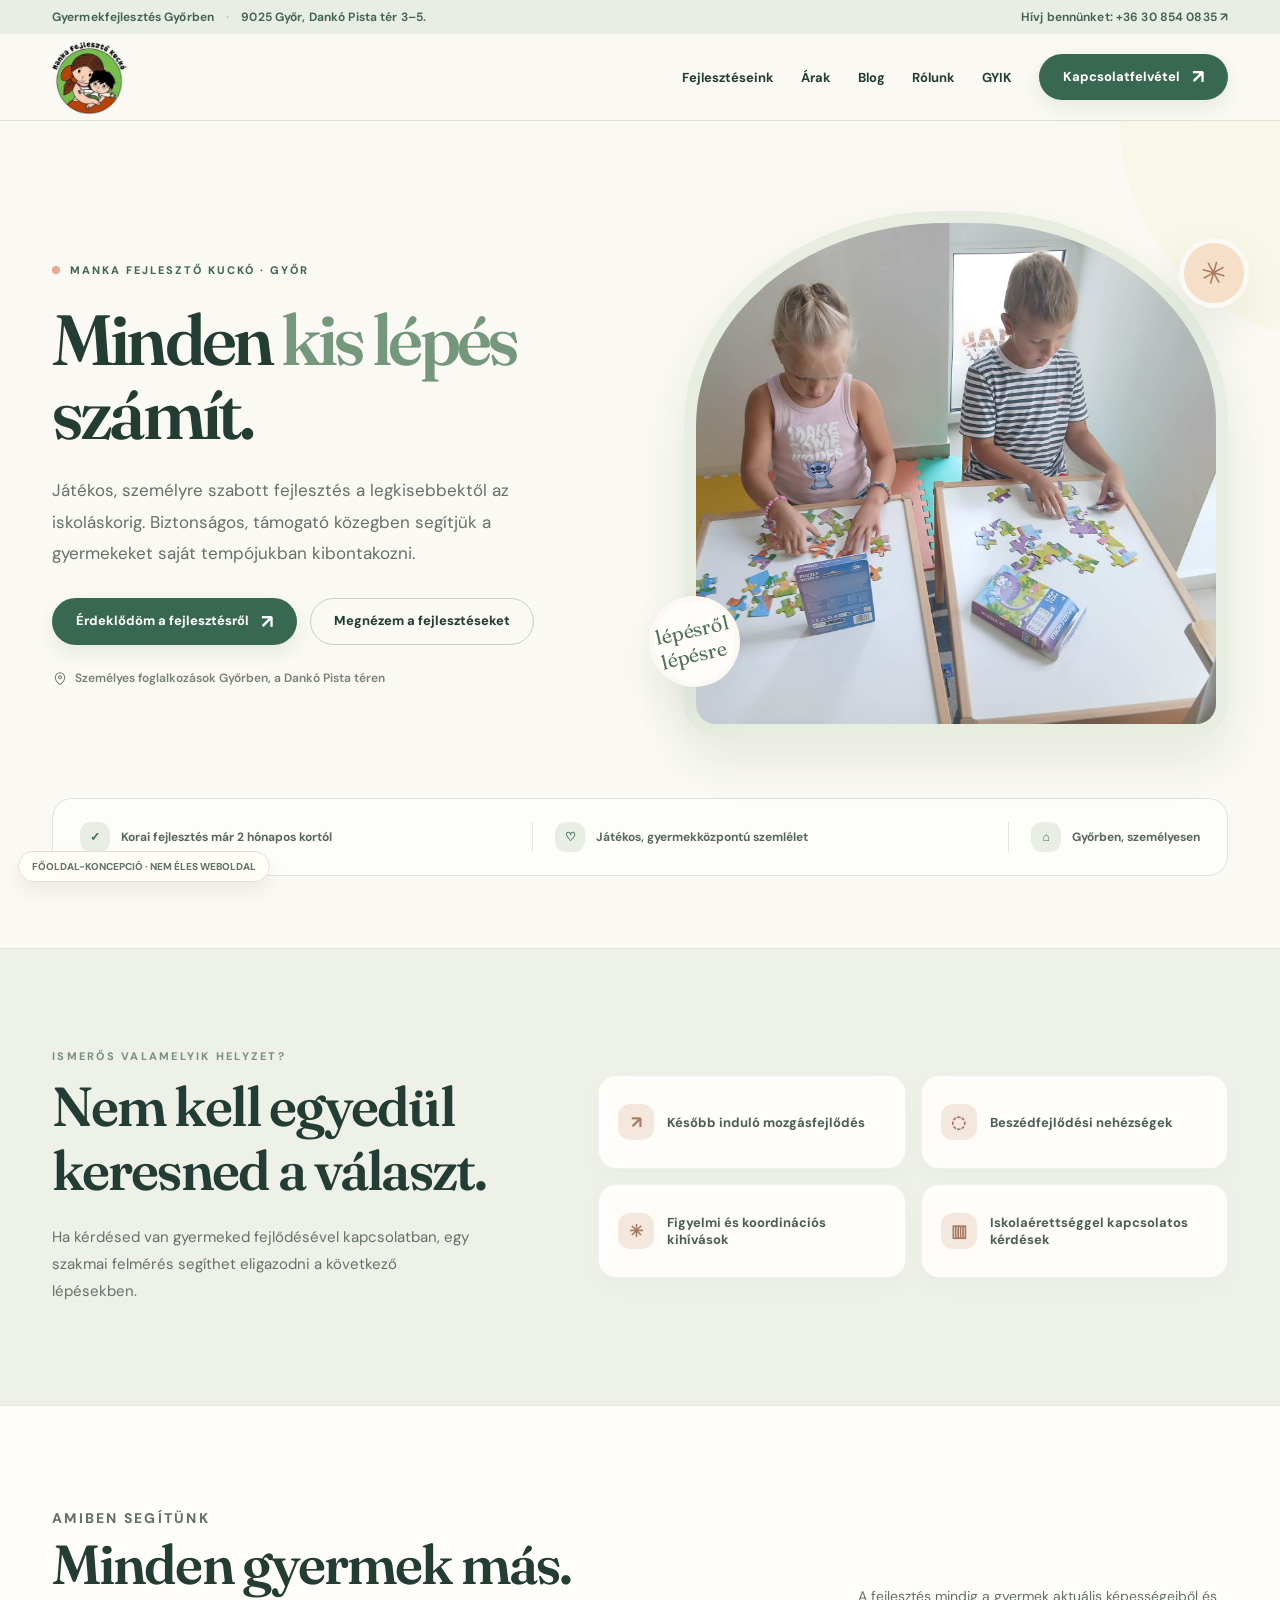
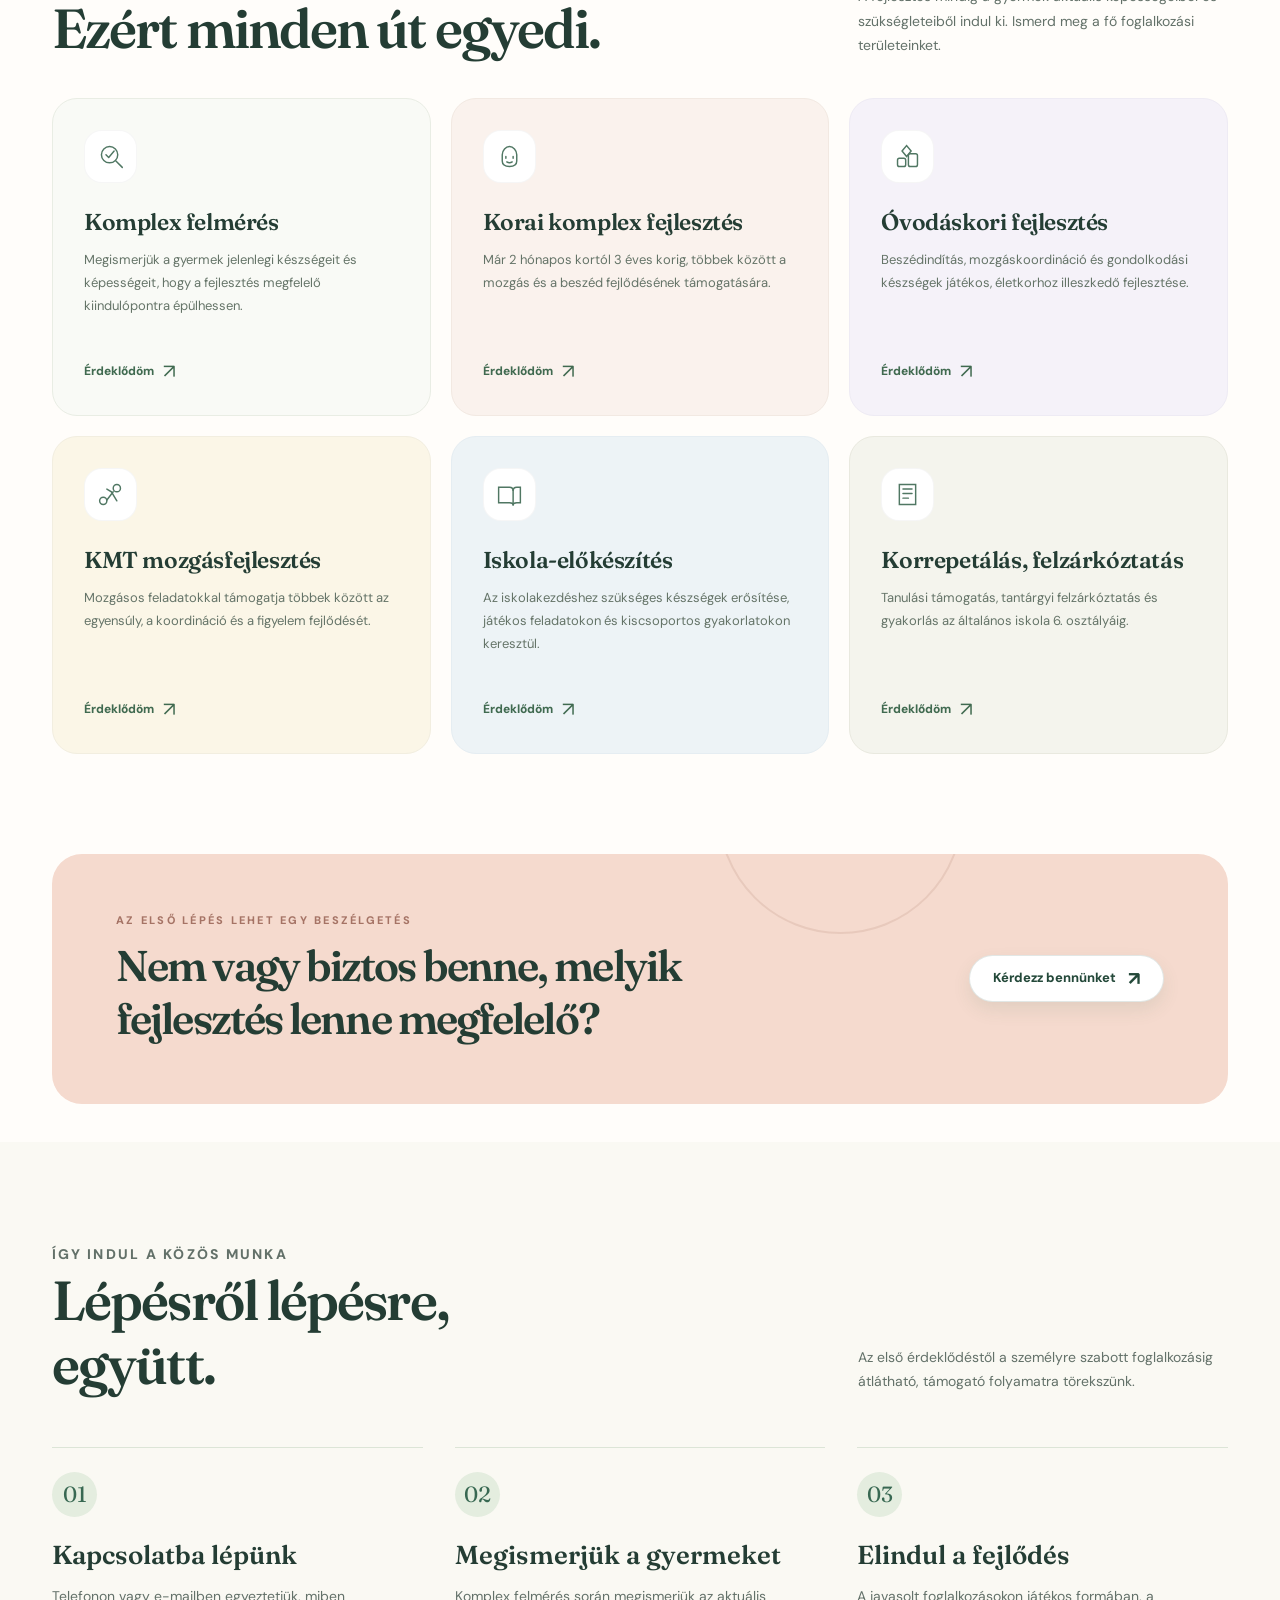
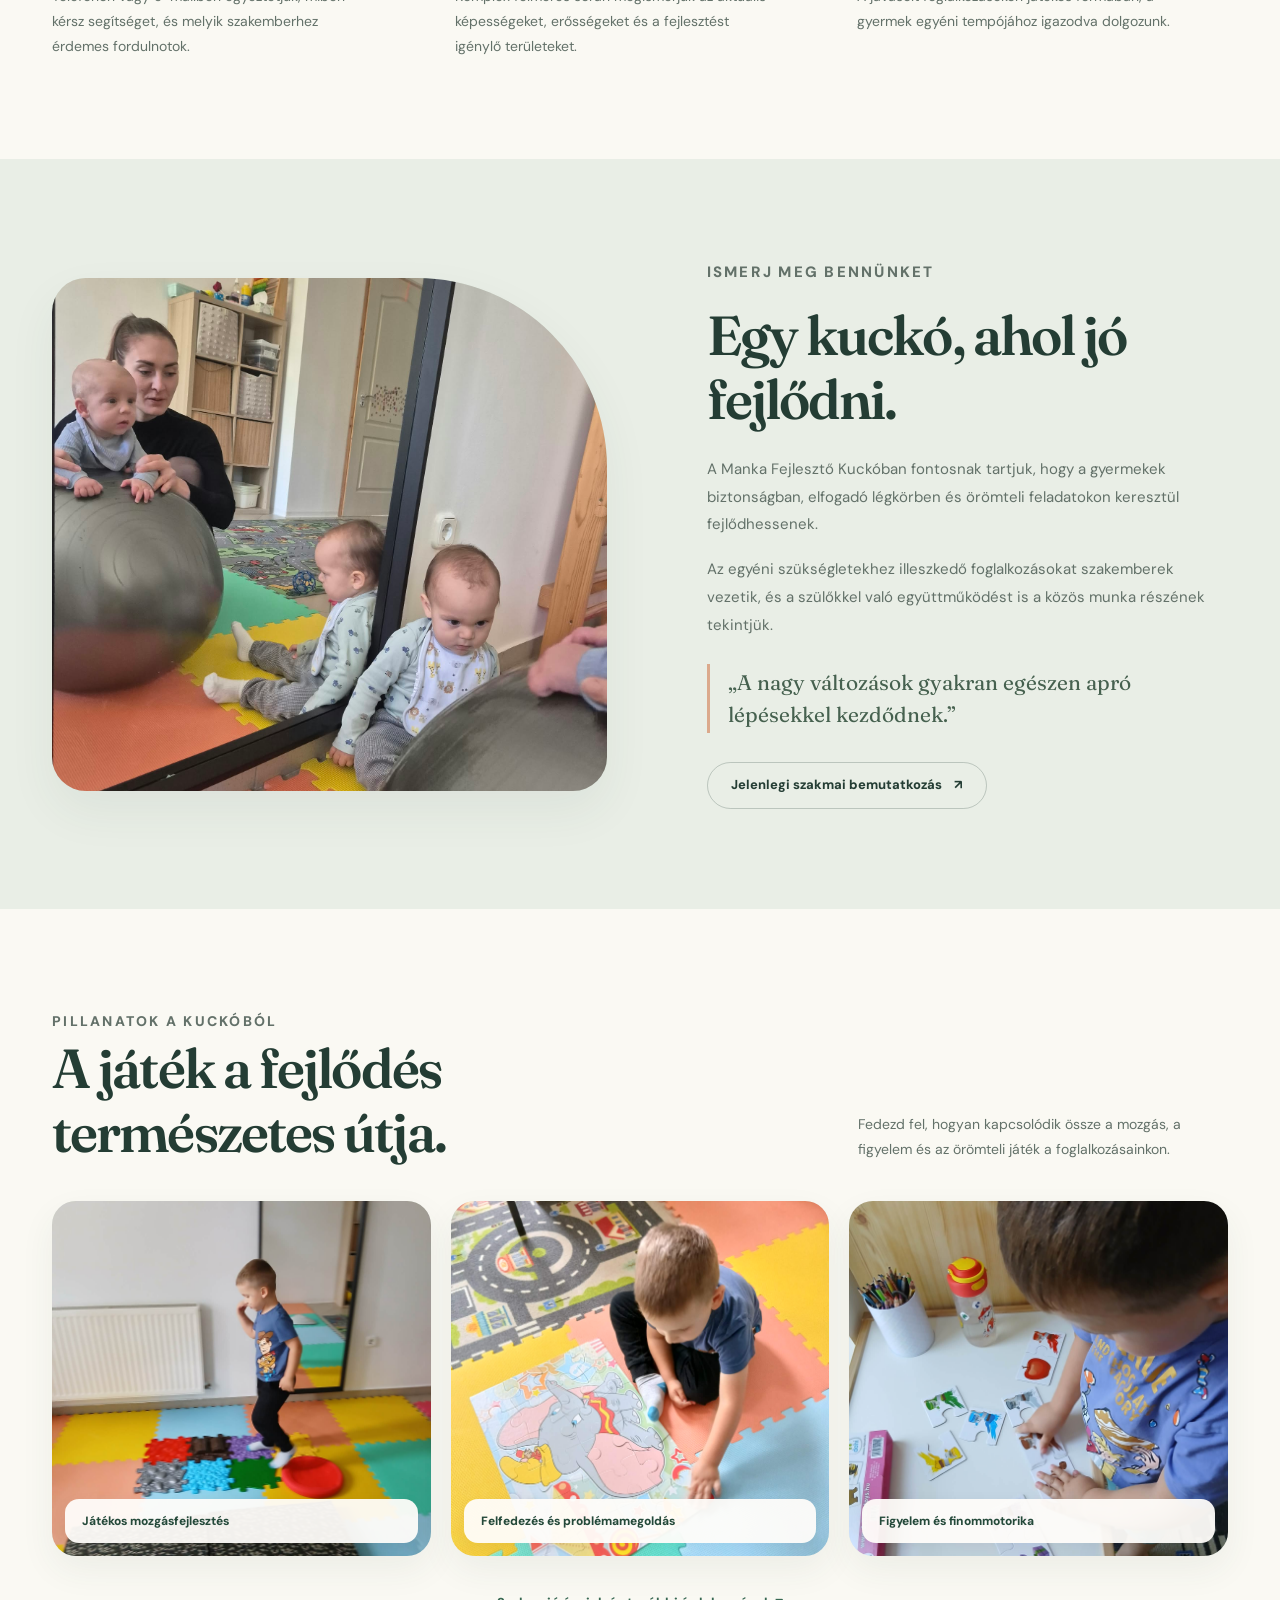
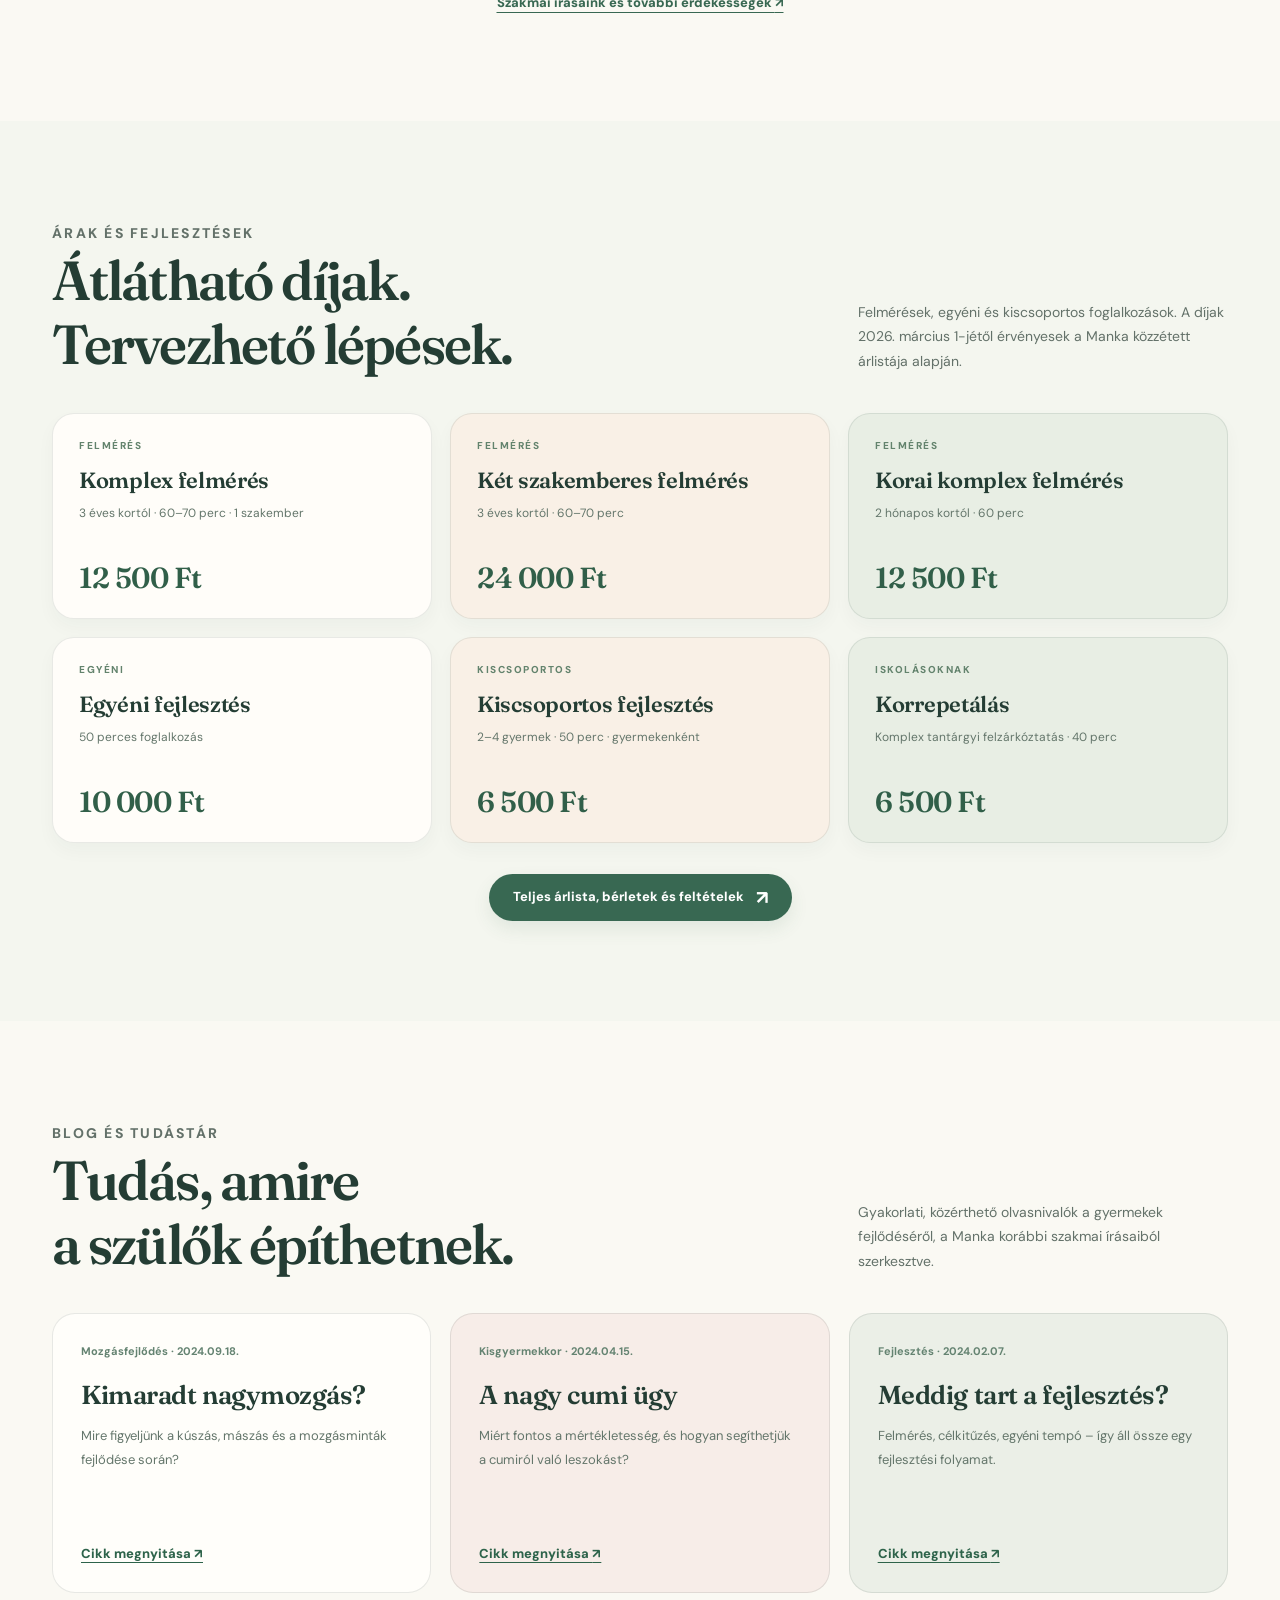
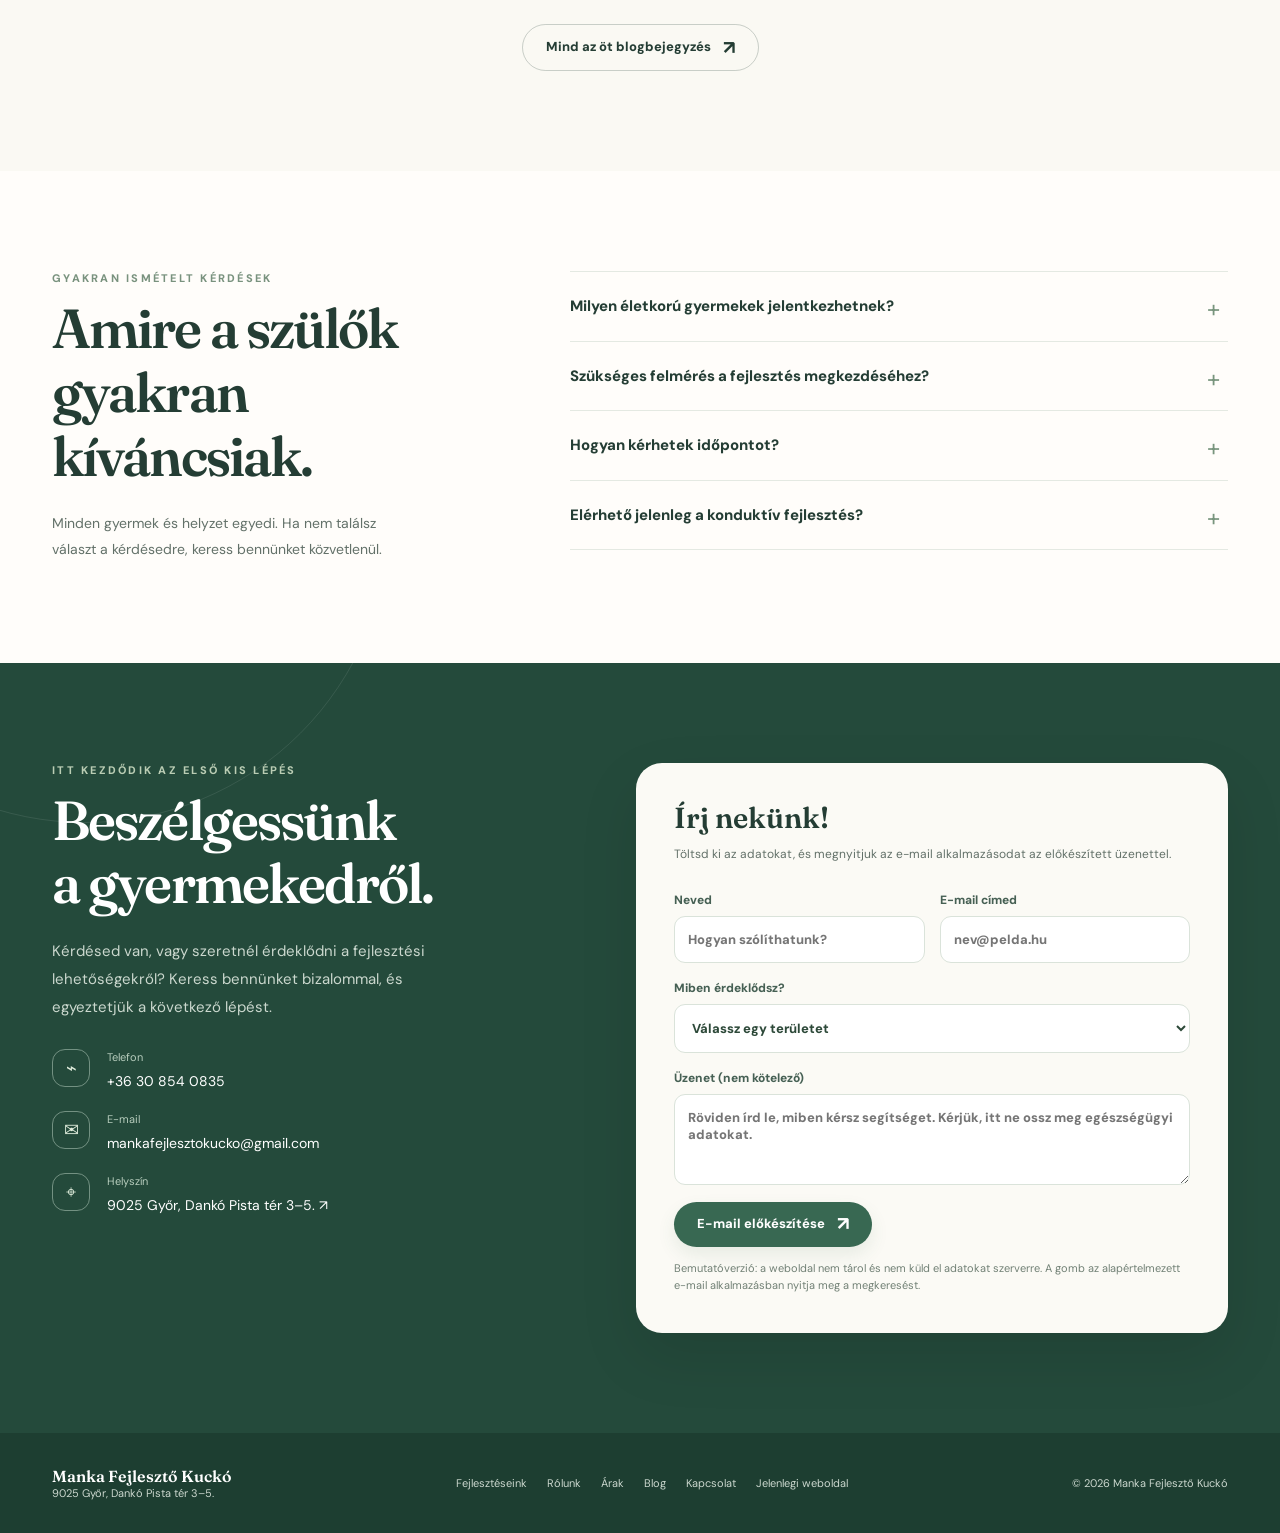
<file: index.html>
<!DOCTYPE html>
<html lang="hu">
<head>
  <meta charset="utf-8" />
  <meta name="viewport" content="width=device-width, initial-scale=1" />
  <meta name="theme-color" content="#f9f7f1" />
  <meta name="robots" content="noindex, nofollow" />
  <meta name="description" content="Manka Fejlesztő Kuckó Győrben. Korai komplex fejlesztés, óvodáskori fejlesztés, KMT mozgásfejlesztés, iskola-előkészítés és felzárkóztatás. Minden kis lépés számít." />
  <title>Manka Fejlesztő Kuckó | Minden kis lépés számít</title>
  <link rel="preconnect" href="https://fonts.googleapis.com" />
  <link rel="preconnect" href="https://fonts.gstatic.com" crossorigin />
  <link href="https://fonts.googleapis.com/css2?family=DM+Sans:wght@400;500;600;700;800&family=Fraunces:opsz,wght,SOFT,WONK@9..144,400,50,1;9..144,500,50,1;9..144,600,50,1;9..144,700,50,1&display=swap" rel="stylesheet" />
  <style>
    :root {
      --bg: #faf9f3;
      --paper: #fffdfa;
      --cream: #f3f1e8;
      --ink: #243d34;
      --muted: #637169;
      --green: #386852;
      --green-dk: #24493a;
      --sage: #e7eee3;
      --lilac: #ece5f3;
      --peach: #f8ded0;
      --butter: #f7ebbc;
      --sky: #dce8ee;
      --line: rgba(36,61,52,.13);
      --radius: 24px;
      --shadow: 0 22px 50px rgba(43,64,46,.08);
    }
    *, *::before, *::after { box-sizing:border-box }
    html { scroll-behavior:smooth; scroll-padding-top: 112px }
    body { margin:0; color:var(--ink); background:var(--bg); font-family:'DM Sans','Segoe UI',Arial,sans-serif; -webkit-font-smoothing:antialiased }
    a { color:inherit; text-decoration:none }
    button,input,select,textarea { font:inherit }
    button { cursor:pointer }
    img,svg { max-width:100%; display:block }
    ::selection { background:#d9e9c9 }
    :focus-visible { outline:3px solid #d98a72; outline-offset:3px }
    .container { width:min(1176px, calc(100% - 56px)); margin-inline:auto }
    .topbar { background:#e8eee4; color:#416350; font-size:12px; font-weight:650; letter-spacing:.01em; }
    .topbar .container { display:flex; justify-content:space-between; align-items:center; min-height:34px; gap:16px }
    .topbar a:hover { text-decoration:underline }
    .topbar .sep { margin:0 9px; opacity:.38 }
    .header { position:sticky; z-index:50; top:0; background:rgba(250,249,243,.96); backdrop-filter:blur(16px); border-bottom:1px solid var(--line) }
    .nav { height:86px; display:flex; align-items:center; gap:30px }
    .brand { display:inline-flex; align-items:center; gap:11px; flex:none; white-space:nowrap }
    .brand-icon { width:47px; height:47px; border-radius:16px; background:#e3edde; display:grid; place-items:center; transform:rotate(-7deg) }
    .brand-icon svg { transform:rotate(7deg) }
    .brand-name { font-family:'Fraunces',Georgia,serif; font-weight:700; font-size:30px; line-height:.95; letter-spacing:-1.5px; color:#2b5a45 }
    .brand-caption { display:block; margin-top:5px; font-size:9px; font-weight:800; letter-spacing:2.15px; color:#587761; text-transform:uppercase }
    .menu { margin-left:auto; display:flex; align-items:center; gap:27px; font-size:13px; font-weight:700 }
    .menu a:not(.btn) { transition:color .2s }
    .menu a:hover { color:var(--green) }
    .btn { display:inline-flex; justify-content:center; align-items:center; gap:12px; padding:15px 23px; border:1px solid transparent; border-radius:999px; background:var(--green); color:white; font-weight:800; font-size:13px; line-height:1.15; box-shadow:0 8px 18px rgba(56,104,82,.1); transition:transform .2s ease,background .2s ease,box-shadow .2s ease }
    .btn:hover { background:#234d3a; transform:translateY(-2px); box-shadow:0 12px 22px rgba(36,73,58,.16) }
    .btn-light { background:#fff; color:var(--green-dk); border-color:rgba(36,73,58,.13) }
    .btn-light:hover { color:white }
    .btn-outline { color:var(--ink); background:transparent; border:1px solid rgba(36,61,52,.23); box-shadow:none }
    .btn-outline:hover { color:#fff }
    .arrow { font-size:19px; line-height:0 }
    .menu-toggle { display:none; margin-left:auto; align-items:center; justify-content:center; width:44px; height:44px; border:1px solid var(--line); border-radius:13px; background:white; color:var(--ink) }
    .hero { position:relative; isolation:isolate; padding:75px 0 72px; overflow:hidden }
    .hero::after { content:''; position:absolute; width:440px; height:440px; right:-280px; top:-220px; border-radius:50%; background:var(--butter); opacity:.22; z-index:-1 }
    .hero-grid { display:grid; grid-template-columns:1fr 1.02fr; gap:64px; align-items:center }
    .eyebrow { display:inline-flex; align-items:center; gap:10px; color:#416851; font-size:11px; font-weight:800; letter-spacing:2px; text-transform:uppercase }
    .eyebrow::before { content:''; width:8px; height:8px; background:#e7aa90; border-radius:50%; }
    .hero h1 { font-family:'Fraunces',Georgia,serif; font-size:clamp(55px,5.55vw,81px); line-height:1.045; font-weight:600; letter-spacing:-3.8px; margin:24px 0 24px; max-width:600px }
    .hero h1 em { font-style:normal; color:#75977c }
    .hero-desc { font-size:17px; color:#627268; line-height:1.85; max-width:482px; margin:0 0 29px }
    .hero-actions { display:flex; align-items:center; gap:13px; flex-wrap:wrap }
    .hero-note { display:flex; align-items:center; gap:7px; color:#748177; font-size:12px; font-weight:600; margin-top:25px }
    .hero-note svg { width:16px; height:16px }
    .hero-art { position:relative; min-width:0; padding:15px 0 12px 18px }
    .hero-visual { position:relative; aspect-ratio: 1.035; border-radius:48% 47% 32px 32px/41% 40% 32px 32px; background:#e1e9da; border:12px solid #e7eee1; box-shadow:0 24px 50px rgba(44,70,56,.09); overflow:hidden }
    .hero-photo { position:absolute; inset:0; width:100%; height:100%; object-fit:cover; display:none }
    .hero-visual.has-image .hero-photo { display:block }
    .hero-visual.has-image .placeholder-art { display:none }
    .placeholder-art { height:100%; width:100%; display:grid; place-items:center; position:relative; overflow:hidden; background:linear-gradient(140deg,#eff1e4 5%,#dce8de 90%) }
    .placeholder-art svg { width:100%; height:100%; position:absolute; inset:0 }
    .photo-tag { position:absolute; right:18px; bottom:20px; padding:11px 14px; color:var(--ink); background:rgba(255,253,250,.92); border:1px solid #fff; border-radius:14px; font-size:11px; font-weight:800; line-height:1.55; text-align:right; box-shadow:0 8px 20px rgba(45,71,49,.06) }
    .hero-visual.has-image .photo-tag { display:none }
    .bubble { position:absolute; display:grid; place-items:center; font-family:'Fraunces',Georgia,serif; font-size:20px; color:#55725a; background:#fffdfa; border:5px solid var(--bg); box-shadow:var(--shadow); border-radius:50%; width:91px; height:91px; left:-17px; bottom:61px; transform:rotate(-13deg) }
    .bubble.small { width:70px; height:70px; left:auto; right:-21px; top:42px; bottom:auto; background:#f6dfc9; color:#aa775e; transform:rotate(16deg); font-size:31px }
    .hero-points { margin-top:50px; padding:23px 27px; border-radius:20px; background:rgba(255,255,255,.6); border:1px solid var(--line); display:flex; justify-content:space-between; gap:15px; align-items:center }
    .hero-point { display:flex; align-items:center; gap:11px; color:#57695e; font-size:12px; font-weight:700; }
    .hero-point .picon { flex:none; width:30px; height:30px; border-radius:11px; display:grid; place-items:center; background:#e9eee5; color:var(--green) }
    .hero-point + .hero-point { padding-left:22px; border-left:1px solid var(--line) }
    section { scroll-margin-top:90px }
    .section { padding:100px 0 }
    .section-head { display:flex; align-items:end; justify-content:space-between; gap:30px; margin-bottom:37px }
    .kicker { font-size:11px; font-weight:800; letter-spacing:2.25px; color:#79927e; text-transform:uppercase; margin:0 0 12px }
    h2,h3,p { overflow-wrap:break-word }
    h2 { font-family:'Fraunces',Georgia,serif; font-weight:600; font-size:clamp(38px,4.3vw,55px); line-height:1.16; letter-spacing:-1.9px; margin:0 }
    .section-head p { max-width:370px; line-height:1.75; font-size:14px; color:var(--muted); margin:0 0 3px }
    .concerns { background:#edf1e8; border-top:1px solid rgba(36,61,52,.04); border-bottom:1px solid rgba(36,61,52,.04) }
    .concerns-grid { display:grid; grid-template-columns: .84fr 1.16fr; gap:90px; align-items:center }
    .concerns .intro { color:var(--muted); font-size:15px; line-height:1.8; margin:21px 0 0; max-width:430px }
    .concerns-list { display:grid; grid-template-columns:1fr 1fr; gap:15px }
    .concern { min-height:94px; display:flex; align-items:center; gap:13px; background:var(--paper); border:1px solid rgba(44,79,55,.07); padding:19px; border-radius:18px; font-weight:750; font-size:13px; color:#4c6054; box-shadow:0 8px 22px rgba(50,74,50,.025) }
    .concern span { flex:none; display:grid; place-items:center; width:36px; height:36px; border-radius:12px; background:#f4e8de; color:#a8785e; font-size:17px }
    .services { background:#fffdfa }
    .service-grid { display:grid; grid-template-columns:repeat(3,1fr); gap:20px }
    .service { display:flex; flex-direction:column; gap:0; border:1px solid #e9ede4; padding:31px; border-radius:25px; background:#f9faf6; min-height:318px; transition:transform .2s ease,box-shadow .2s ease; position:relative }
    .service:hover { transform:translateY(-5px); box-shadow:var(--shadow) }
    .service:nth-child(2) { background:#faf2ed; border-color:#f2e9e2 }
    .service:nth-child(3) { background:#f5f2f9; border-color:#eeebf4 }
    .service:nth-child(4) { background:#fbf6e7; border-color:#f2eee0 }
    .service:nth-child(5) { background:#edf3f6; border-color:#e5edf2 }
    .service:nth-child(6) { background:#f4f4ed; border-color:#e9e9df }
    .service-icon { width:53px; height:53px; border-radius:18px; background:white; display:grid; place-items:center; color:#507763; margin-bottom:25px; border:1px solid rgba(0,0,0,.035) }
    .service-icon svg { width:29px; height:29px }
    .service h3 { font-family:'Fraunces',Georgia,serif; font-size:23px; letter-spacing:-.4px; line-height:1.27; margin:0 0 12px; font-weight:600 }
    .service p { color:#657468; font-size:13px; line-height:1.75; margin:0 0 22px }
    .service-link { margin-top:auto; font-weight:800; color:#406a50; font-size:12px; display:inline-flex; align-items:center; gap:9px; width:fit-content }
    .service-link span { font-size:20px; font-weight:400 }
    .interlude { padding:0 0 38px; background:#fffdfa }
    .interlude-inner { border-radius:30px; background:#f5dace; min-height:250px; display:flex; align-items:center; justify-content:space-between; gap:40px; padding:53px 64px; position:relative; overflow:hidden }
    .interlude-inner::after { content:''; width:245px; height:245px; border:2px solid rgba(146,102,83,.14); border-radius:50%; position:absolute; right:265px; top:-165px }
    .interlude .kicker { color:#a57365 }
    .interlude h2 { max-width:615px; font-size:43px; line-height:1.24 }
    .steps { background:#faf9f3 }
    .step-grid { display:grid; grid-template-columns:repeat(3,1fr); gap:32px; margin-top:50px }
    .step { border-top:1px solid #dce5d7; padding-top:24px }
    .step-no { width:45px; height:45px; display:grid; place-items:center; border-radius:50%; background:#e4eddf; font-family:'Fraunces',Georgia,serif; font-size:22px; color:var(--green); margin-bottom:22px }
    .step h3 { font-family:'Fraunces',Georgia,serif; font-size:26px; font-weight:600; margin:0 0 13px }
    .step p { max-width:318px; color:var(--muted); font-size:14px; line-height:1.8; margin:0 }
    .about { background:#e9eee6 }
    .about-grid { display:grid; grid-template-columns:1fr .94fr; gap:100px; align-items:center }
    .about-photo { aspect-ratio: 1.08; position:relative; border-radius:34px 190px 34px 34px; background:#d7e3d6; overflow:hidden; box-shadow:0 20px 48px rgba(41,73,53,.065) }
    .about-photo svg { position:absolute; inset:0; width:100%; height:100% }
    .about-photo img { width:100%; height:100%; position:absolute; inset:0; object-fit:cover; display:none }
    .about-photo.has-image img { display:block }
    .about-photo.has-image svg { display:none }
    .photo-label { position:absolute; bottom:18px; left:18px; padding:13px 16px; border-radius:13px; color:#465b50; font-weight:800; font-size:11px; line-height:1.5; background:rgba(255,253,250,.91) }
    .about-photo.has-image .photo-label { display:none }
    .about h2 { margin-bottom:24px }
    .about p { font-size:15px; line-height:1.85; color:var(--muted); margin:0 0 17px }
    .about-statement { margin:25px 0 29px; border-left:3px solid #dba98c; padding:3px 0 3px 18px; font-family:'Fraunces',Georgia,serif; font-size:21px; line-height:1.5; color:#46614f }
    .faq { background:#fffdfa }
    .faq-grid { display:grid; grid-template-columns:.8fr 1.2fr; gap:80px; align-items:start }
    .faq-intro { color:var(--muted); line-height:1.85; font-size:14px; max-width:330px; margin:22px 0 0 }
    details { border-bottom:1px solid #e4e9e2; }
    details:first-child { border-top:1px solid #e4e9e2 }
    summary { list-style:none; padding:23px 44px 23px 0; cursor:pointer; font-size:15px; font-weight:800; position:relative; line-height:1.5 }
    summary::-webkit-details-marker { display:none }
    summary::after { content:'+'; position:absolute; right:8px; top:19px; font-size:24px; font-weight:400; color:#78957d }
    details[open] summary::after { content:'−' }
    .faq details p { color:var(--muted); font-size:14px; line-height:1.8; margin:0; padding:0 24px 22px 0 }
    .contact { background:#244a3b; color:#fff; position:relative; overflow:hidden }
    .contact::before { content:''; position:absolute; width:610px; height:610px; border:1px solid rgba(255,255,255,.09); border-radius:50%; top:-450px; left:-220px }
    .contact-grid { display:grid; grid-template-columns: .9fr 1.1fr; gap:100px; align-items:start }
    .contact .kicker { color:#bacdb4 }
    .contact h2 { max-width:450px }
    .contact-intro { color:#cbd8ce; line-height:1.85; max-width:420px; font-size:15px; margin:22px 0 28px }
    .contact-detail { display:flex; align-items:flex-start; gap:17px; margin:19px 0; font-size:14px; line-height:1.6 }
    .contact-detail .d-icon { width:38px; height:38px; flex:none; border:1px solid #739182; border-radius:13px; display:grid; place-items:center; font-size:18px; color:#e0eddc }
    .contact-detail small { color:#b7cdbd; display:block; font-size:11px; margin-bottom:3px }
    .contact-detail a:hover { text-decoration:underline }
    .form-card { background:#fbfaf5; padding:38px; border-radius:26px; color:var(--ink); box-shadow:0 24px 60px rgba(0,0,0,.10) }
    .form-card h3 { font-family:'Fraunces',Georgia,serif; font-weight:600; font-size:29px; line-height:1.2; margin:0 0 9px }
    .form-card .hint { color:var(--muted); font-size:12px; line-height:1.7; margin:0 0 27px }
    .field-grid { display:grid; grid-template-columns:1fr 1fr; gap:15px }
    label.field { display:flex; flex-direction:column; gap:8px; margin-bottom:17px; color:#466054; font-size:12px; font-weight:800 }
    .field input,.field select,.field textarea { width:100%; border:1px solid #dae3da; background:#fff; border-radius:11px; padding:14px 13px; color:#2d4939; outline:none; font-size:13px; }
    .field input:focus,.field select:focus,.field textarea:focus { border-color:#81aa88; box-shadow:0 0 0 3px rgba(129,170,136,.13) }
    .field textarea { min-height:91px; resize:vertical }
    .form-note { color:#718075; font-size:11px; line-height:1.6; margin:13px 0 0 }
    .form-card button { border:0 }
    footer { background:#1d3e31; color:#cbd7ce; padding:33px 0 }
    .footer-row { display:flex; align-items:center; justify-content:space-between; gap:18px; font-size:11px }
    .footer-row strong { font-size:16px; font-family:'Fraunces',Georgia,serif; color:#fff; font-weight:600 }
    .footer-links { display:flex; gap:20px; flex-wrap:wrap }
    .footer-links a:hover { color:#fff;text-decoration:underline }
    .prototype-banner { position:fixed; bottom:18px; left:18px; z-index:42; background:#fffdf7ed; border:1px solid #e3ded1; border-radius:999px; color:#637369; padding:8px 13px; font-size:10px; font-weight:800; box-shadow:0 10px 20px rgba(0,0,0,.06); pointer-events:none }
    .mobile-cta { display:none }
    @media (max-width:1050px) {
      .menu { gap:15px; font-size:12px }
      .hero-grid { gap:25px }
      .hero h1 { font-size:65px }
      .about-grid { gap:45px }
      .contact-grid { gap:45px }
    }
    @media (max-width:820px) {
      .container { width:min(100% - 36px,650px) }
      .topbar { display:none }
      .nav { height:70px }
      .brand-name { font-size:25px }
      .brand-icon { width:43px;height:43px }
      .menu-toggle { display:flex }
      .menu { display:none; position:absolute; top:70px; left:0; right:0; background:#fcfaf5; border-top:1px solid var(--line); padding:20px 24px 24px; box-shadow:0 20px 25px rgba(0,0,0,.07); flex-direction:column; align-items:stretch; gap:0; }
      .menu.is-open { display:flex }
      .menu a { padding:14px 5px; font-size:15px }
      .menu .btn { margin-top:12px; padding:15px }
      .hero { padding:52px 0 59px }
      .hero-grid { grid-template-columns:1fr; gap:30px }
      .hero h1 { font-size:clamp(49px,9vw,70px); max-width:660px;letter-spacing:-2.6px }
      .hero-desc { max-width:560px }
      .hero-art { max-width:550px; width:100%; margin:0 auto; padding:20px 25px }
      .hero-visual { aspect-ratio:1.16 }
      .hero-points { margin-top:14px; flex-wrap:wrap; justify-content:center }
      .hero-point + .hero-point { border:0; padding-left:0 }
      .section { padding:72px 0 }
      .section-head { align-items:start; flex-direction:column; gap:12px }
      .concerns-grid,.about-grid,.faq-grid,.contact-grid { grid-template-columns:1fr; gap:35px }
      .concerns-list { gap:12px }
      .service-grid { grid-template-columns:repeat(2,1fr) }
      .interlude-inner { padding:45px 30px; flex-direction:column; align-items:start; gap:25px }
      .interlude h2 { font-size:38px }
      .step-grid { gap:20px }
      .about-photo { max-width:570px; margin:0 auto; width:100%; aspect-ratio:1.3 }
      .contact-grid { gap:34px }
      .prototype-banner { display:none }
      .mobile-cta { display:flex; align-items:center; justify-content:center; gap:8px; position:fixed; bottom:14px; right:14px; z-index:49; background:var(--green); color:#fff; padding:13px 18px; border-radius:99px; font-weight:800; font-size:12px; box-shadow:0 8px 30px #1d3e3160 }
      body { padding-bottom:30px }
    }
    @media (max-width:560px) {
      .hero h1 { font-size:52px; line-height:1.09; letter-spacing:-2.3px }
      .hero-desc { font-size:15px; line-height:1.8 }
      .hero-actions .btn { flex:1; min-width:170px; padding:16px 15px }
      .hero-point { width:100%; }
      .hero-points { padding:16px 19px; gap:15px; align-items:start }
      .hero-art { padding:10px 11px }
      .hero-visual { border-width:8px; border-radius:44% 44% 23px 23px/34% 34% 23px 23px }
      .bubble { width:67px;height:67px;left:-10px;bottom:55px;font-size:16px;border-width:3px }
      .bubble.small { width:51px;height:51px;right:-9px;top:24px;font-size:25px;border-width:3px }
      .photo-tag { right:12px;bottom:12px;font-size:10px;padding:9px }
      .section { padding:63px 0 }
      h2 { font-size:38px; letter-spacing:-1.2px }
      .concerns-list { grid-template-columns:1fr 1fr; gap:8px }
      .concern { font-size:12px; padding:12px; min-height:85px; gap:9px; }
      .concern span { width:28px; height:28px; border-radius:9px; font-size:14px }
      .service-grid { grid-template-columns:1fr }
      .service { min-height:264px; padding:27px }
      .service-icon { margin-bottom:18px }
      .interlude-inner { border-radius:22px; padding:36px 23px }
      .interlude h2 { font-size:33px }
      .step-grid { grid-template-columns:1fr; gap:28px; margin-top:35px }
      .step { display:grid;grid-template-columns:53px 1fr;column-gap:10px;align-items:start }
      .step-no { grid-row:span 2;margin-bottom:0 }
      .step h3 {font-size:24px; margin:3px 0 4px }
      .step p { grid-column:2 }
      .about-photo { aspect-ratio:1.1 }
      .form-card { padding:25px 18px }
      .field-grid { grid-template-columns:1fr; gap:0 }
      .footer-row { flex-direction:column; align-items:start }
      .footer-links { gap:12px }
    }
    @media (prefers-reduced-motion:reduce) { *, *::before,*::after { scroll-behavior:auto !important; transition:none !important; animation:none !important } }
  
    .photo-stories { background: #faf9f3; }
    .photo-stories-grid { display:grid; grid-template-columns: repeat(3, minmax(0,1fr)); gap:20px; }
    .photo-story { margin:0; position:relative; overflow:hidden; height:355px; background:#e7eee3; border-radius:24px; box-shadow:0 14px 35px rgba(44,70,56,.065); }
    .photo-story img { width:100%; height:100%; object-fit:cover; object-position:center 38%; transition:transform .35s ease; }
    .photo-story:nth-child(2) img { object-position:center 30%; }
    .photo-story:hover img { transform:scale(1.035); }
    .photo-story figcaption { position:absolute; left:13px; right:13px; bottom:13px; padding:14px 17px; border-radius:14px; background:rgba(255,253,250,.94); color:#24493a; font-size:12px; font-weight:800; box-shadow:0 5px 16px rgba(0,0,0,.06); }
    .photo-stories-action { margin-top:28px; text-align:center; }
    .photo-stories-action a { display:inline-block; padding:10px 0; color:var(--green); font-size:13px; font-weight:800; text-decoration:underline; text-underline-offset:5px; }
    .hero-photo { object-position:center center; }
    .about-photo img { object-position:center 38%; }
    @media(max-width:820px) { .photo-stories-grid { gap:12px; } .photo-story { height:260px; border-radius:18px; } .photo-story figcaption { left:9px; right:9px; bottom:9px; padding:10px 12px; font-size:11px; } }
    @media(max-width:620px) { .photo-stories-grid { grid-template-columns:1fr 1fr; } .photo-story:first-child { grid-column:span 2; height:310px; } .photo-story:not(:first-child) { height:255px; } .photo-story:nth-child(2) img { object-position:center 23%; } }
    @media(max-width:380px) { .photo-story:not(:first-child) { height:215px; } .photo-story figcaption { font-size:10px; } }

    /* Original Manka branding */
    .brand-mark-img{width:76px;height:76px;display:block;object-fit:contain;mix-blend-mode:multiply}
    .brand{min-width:76px}
    .quick-prices{background:#f4f6ef}
    .quick-price-grid{display:grid;grid-template-columns:repeat(3,minmax(0,1fr));gap:18px}
    .quick-price-card{padding:25px 26px 23px;background:#fffdf9;border:1px solid rgba(36,61,52,.10);border-radius:22px;min-height:206px;display:flex;flex-direction:column;box-shadow:0 8px 18px rgba(36,61,52,.035)}
    .quick-price-card:nth-child(3n+2){background:#f9f0e6}
    .quick-price-card:nth-child(3n+3){background:#e8eee4}
    .quick-price-type{color:#63836d;text-transform:uppercase;font-size:10px;font-weight:800;letter-spacing:1.5px;margin:0 0 15px}
    .quick-price-card h3{font-family:'Fraunces',Georgia,serif;font-size:22px;font-weight:600;line-height:1.24;margin:0 0 9px;letter-spacing:-.3px}
    .quick-price-card>p:not(.quick-price-type){font-size:12px;color:#64766b;line-height:1.6;margin:0 0 13px}
    .quick-price-card strong{font-family:'Fraunces',Georgia,serif;font-size:29px;font-weight:600;color:#315f49;letter-spacing:-.5px;margin-top:auto}
    .quick-action{text-align:center;margin-top:31px}
    .home-blog{background:#faf9f3}
    .home-blog-grid{display:grid;grid-template-columns:repeat(3,minmax(0,1fr));gap:19px}
    .home-blog-card{background:#fffefa;border:1px solid rgba(36,61,52,.11);border-radius:23px;padding:30px 28px;display:flex;flex-direction:column;min-height:280px}
    .home-blog-card:nth-child(2){background:#f7ede8}
    .home-blog-card:nth-child(3){background:#ebefe7}
    .home-blog-meta{color:#648371;font-size:11px;font-weight:700}
    .home-blog-card h3{font-family:'Fraunces',Georgia,serif;font-weight:600;line-height:1.22;font-size:26px;letter-spacing:-.45px;margin:22px 0 12px}
    .home-blog-card p{font-size:13px;line-height:1.8;color:#64766b;margin:0 0 22px}
    .home-blog-card a{margin-top:auto;color:#2d634a;font-size:13px;font-weight:800;text-decoration:underline;text-underline-offset:4px}
    @media(max-width:1050px){.quick-price-grid{grid-template-columns:repeat(2,1fr)}.home-blog-grid{grid-template-columns:repeat(2,1fr)}}
    @media(max-width:820px){.brand-mark-img{width:59px;height:59px}.brand{min-width:59px}}
    @media(max-width:620px){.quick-price-grid,.home-blog-grid{grid-template-columns:1fr}.quick-price-card,.home-blog-card{min-height:auto}.quick-price-card strong{margin-top:15px}.home-blog-card a{margin-top:15px}}
</style>
<link rel="icon" type="image/jpeg" href="./assets/images/manka-logo.jpg"></head>
<body>
  <div class="topbar"><div class="container"><div>Gyermekfejlesztés Győrben <span class="sep">·</span> 9025 Győr, Dankó Pista tér 3–5.</div><a href="tel:+36308540835">Hívj bennünket: +36 30 854 0835 ↗</a></div></div>
  <header class="header">
    <div class="container nav">
      <a class="brand" href="#kezdolap" aria-label="Manka Fejlesztő Kuckó – kezdőlap"><img class="brand-mark-img" src="./assets/images/manka-logo.jpg" width="76" height="76" alt="Manka Fejlesztő Kuckó logó"></a>
      <button class="menu-toggle" id="menuToggle" type="button" aria-label="Menü megnyitása" aria-controls="navMenu" aria-expanded="false">
        <svg width="21" height="21" viewBox="0 0 24 24" fill="none" stroke="currentColor" stroke-width="2" stroke-linecap="round"><path d="M4 7h16M4 12h16M4 17h16"/></svg>
      </button>
      <nav class="menu" id="navMenu" aria-label="Fő navigáció">
        <a href="#fejlesztesek">Fejlesztéseink</a>
        <a href="arak.html">Árak</a>
        <a href="blog.html">Blog</a>
        <a href="#rolunk">Rólunk</a>
        <a href="#kerdesek">GYIK</a>
        <a href="#kapcsolat" class="btn">Kapcsolatfelvétel <span class="arrow" aria-hidden="true">↗</span></a>
      </nav>
    </div>
  </header>

  <main>
    <section class="hero" id="kezdolap">
      <div class="container">
        <div class="hero-grid">
          <div>
            <span class="eyebrow">Manka Fejlesztő Kuckó · Győr</span>
            <h1>Minden <em>kis lépés</em> számít.</h1>
            <p class="hero-desc">Játékos, személyre szabott fejlesztés a legkisebbektől az iskoláskorig. Biztonságos, támogató közegben segítjük a gyermekeket saját tempójukban kibontakozni.</p>
            <div class="hero-actions"><a class="btn" href="#kapcsolat">Érdeklődöm a fejlesztésről <span class="arrow" aria-hidden="true">↗</span></a><a class="btn btn-outline" href="#fejlesztesek">Megnézem a fejlesztéseket</a></div>
            <div class="hero-note"><svg viewBox="0 0 24 24" fill="none" stroke="currentColor" stroke-width="1.6"><path d="M12 22s7-4.6 7-11A7 7 0 0 0 5 11c0 6.4 7 11 7 11Z"/><circle cx="12" cy="11" r="2.2"/></svg> Személyes foglalkozások Győrben, a Dankó Pista téren</div>
          </div>
          <div class="hero-art" aria-label="Illusztráció és a későbbi Manka fotó helye">
            <div class="hero-visual" id="heroVisual">
              <img class="hero-photo" id="heroPhoto" alt="Két gyermek fejlesztő kirakós feladatot old meg a Manka Kuckóban" />
              <div class="placeholder-art" aria-hidden="true">
                <svg viewBox="0 0 550 510" preserveAspectRatio="xMidYMid slice" xmlns="http://www.w3.org/2000/svg">
                  <rect width="550" height="510" fill="#e4ebdf"/><path d="M0 395Q145 340 275 384T550 376V510H0Z" fill="#d1dfcf"/>
                  <circle cx="433" cy="98" r="48" fill="#f9e9b5"/>
                  <path d="M40 214C105 74 211 60 298 164" stroke="#bfd6c2" stroke-width="40" fill="none" stroke-linecap="round"/><path d="M81 229C119 164 174 146 233 184" stroke="#f0d1be" stroke-width="27" fill="none" stroke-linecap="round"/>
                  <path d="M414 409V283" stroke="#7ca082" stroke-width="8" stroke-linecap="round"/><path d="M418 341Q475 320 478 283Q435 272 414 312" fill="#89af90"/><path d="M414 364Q367 356 354 312Q400 305 414 343" fill="#9cc19d"/><path d="M410 283Q381 252 393 220Q430 234 410 283" fill="#7da786"/>
                  <rect x="366" y="405" width="96" height="12" rx="6" fill="#bca99b"/>
                  <rect x="134" y="341" width="80" height="72" rx="11" fill="#f3c8ac"/><rect x="210" y="312" width="91" height="101" rx="11" fill="#a8c3aa"/><rect x="301" y="357" width="60" height="56" rx="10" fill="#f0e1a4"/>
                  <rect x="160" y="343" width="33" height="17" rx="6" fill="#fff8df" transform="rotate(-12 160 343)"/><circle cx="255" cy="363" r="22" fill="#fff9e9"/><path d="M254 349v28m-14-14h28" stroke="#d3bca4" stroke-width="5" stroke-linecap="round"/>
                  <path d="M123 337Q145 254 200 262Q245 269 262 333" fill="#eb9c8a"/><ellipse cx="190" cy="233" rx="42" ry="46" fill="#f4c7a7"/><path d="M148 226Q143 172 189 177Q226 175 234 214Q212 204 196 186Q177 219 148 226" fill="#6e6557"/><circle cx="178" cy="240" r="2.2" fill="#5c584f"/><circle cx="202" cy="240" r="2.2" fill="#5c584f"/><path d="M181 253Q190 260 199 251" stroke="#a97562" stroke-width="2.4" stroke-linecap="round" fill="none"/>
                  <path d="M263 323Q284 270 332 270Q374 273 386 331" fill="#f0c75f"/><ellipse cx="328" cy="250" rx="39" ry="42" fill="#e9ba91"/><path d="M290 240Q291 201 325 202Q354 200 366 235L355 224Q337 229 326 214Q313 234 290 240" fill="#a37c5f"/><circle cx="318" cy="254" r="2.3" fill="#605c54"/><circle cx="341" cy="254" r="2.3" fill="#605c54"/><path d="M320 268Q328 274 337 267" stroke="#a97562" stroke-width="2.4" stroke-linecap="round" fill="none"/>
                  <path d="M149 306Q132 335 116 346" stroke="#f4c7a7" stroke-width="16" stroke-linecap="round"/><path d="M364 306Q389 326 407 327" stroke="#e9ba91" stroke-width="15" stroke-linecap="round"/>
                  <path d="M0 440H550" stroke="#c2d2be" stroke-width="3"/><circle cx="90" cy="103" r="7" fill="#f5d3b9"/><circle cx="113" cy="83" r="4" fill="#9dbb9e"/><path d="M343 106l8 20 21 7-21 6-8 21-7-21-21-6 21-7z" fill="#f7d9c2"/>
                </svg>
              </div>
              <div class="photo-tag">1. fotóhely<br><span style="font-weight:500">Játékos pillanat a Kuckóban</span></div>
            </div>
            <div class="bubble" aria-hidden="true">lépésről<br>lépésre</div><div class="bubble small" aria-hidden="true">✳</div>
          </div>
        </div>
        <div class="hero-points" aria-label="Rövid információk">
          <div class="hero-point"><span class="picon">✓</span> Korai fejlesztés már 2 hónapos kortól</div>
          <div class="hero-point"><span class="picon">♡</span> Játékos, gyermekközpontú szemlélet</div>
          <div class="hero-point"><span class="picon">⌂</span> Győrben, személyesen</div>
        </div>
      </div>
    </section>

    <section class="section concerns" aria-labelledby="concerns-title">
      <div class="container concerns-grid">
        <div><p class="kicker">Ismerős valamelyik helyzet?</p><h2 id="concerns-title">Nem kell egyedül<br>keresned a választ.</h2><p class="intro">Ha kérdésed van gyermeked fejlődésével kapcsolatban, egy szakmai felmérés segíthet eligazodni a következő lépésekben.</p></div>
        <div class="concerns-list">
          <div class="concern"><span aria-hidden="true">↗</span> Később induló mozgásfejlődés</div>
          <div class="concern"><span aria-hidden="true">◌</span> Beszédfejlődési nehézségek</div>
          <div class="concern"><span aria-hidden="true">✳</span> Figyelmi és koordinációs kihívások</div>
          <div class="concern"><span aria-hidden="true">▥</span> Iskolaérettséggel kapcsolatos kérdések</div>
        </div>
      </div>
    </section>

    <section class="section services" id="fejlesztesek">
      <div class="container">
        <div class="section-head"><div><p class="kicker">Amiben segítünk</p><h2>Minden gyermek más.<br>Ezért minden út egyedi.</h2></div><p>A fejlesztés mindig a gyermek aktuális képességeiből és szükségleteiből indul ki. Ismerd meg a fő foglalkozási területeinket.</p></div>
        <div class="service-grid">
          <article class="service"><div class="service-icon" aria-hidden="true"><svg viewBox="0 0 32 32" fill="none" stroke="currentColor" stroke-width="1.6"><circle cx="15" cy="14" r="9"/><path d="m22 21 7 7M11 14l3 3 6-7" stroke-linecap="round" stroke-linejoin="round"/></svg></div><h3>Komplex felmérés</h3><p>Megismerjük a gyermek jelenlegi készségeit és képességeit, hogy a fejlesztés megfelelő kiindulópontra épülhessen.</p><a class="service-link" href="#kapcsolat">Érdeklődöm <span aria-hidden="true">↗</span></a></article>
          <article class="service"><div class="service-icon" aria-hidden="true"><svg viewBox="0 0 32 32" fill="none" stroke="currentColor" stroke-width="1.6"><path d="M8 14c0-5 4-9 8-9s8 4 8 9v7c0 4-3 6-8 6s-8-2-8-6z"/><path d="M12 16v2m8-2v2M13 22c1.5 1 4.5 1 6 0" stroke-linecap="round"/></svg></div><h3>Korai komplex fejlesztés</h3><p>Már 2 hónapos kortól 3 éves korig, többek között a mozgás és a beszéd fejlődésének támogatására.</p><a class="service-link" href="#kapcsolat">Érdeklődöm <span aria-hidden="true">↗</span></a></article>
          <article class="service"><div class="service-icon" aria-hidden="true"><svg viewBox="0 0 32 32" fill="none" stroke="currentColor" stroke-width="1.6"><rect x="5" y="18" width="9" height="9" rx="2"/><rect x="17" y="13" width="10" height="14" rx="2"/><path d="m10 10 5-6 5 6-5 6z"/></svg></div><h3>Óvodáskori fejlesztés</h3><p>Beszédindítás, mozgáskoordináció és gondolkodási készségek játékos, életkorhoz illeszkedő fejlesztése.</p><a class="service-link" href="#kapcsolat">Érdeklődöm <span aria-hidden="true">↗</span></a></article>
          <article class="service"><div class="service-icon" aria-hidden="true"><svg viewBox="0 0 32 32" fill="none" stroke="currentColor" stroke-width="1.6"><circle cx="8" cy="23" r="4"/><circle cx="23" cy="9" r="4"/><path d="m12 22 7-9M12 10l5 3 6 10" stroke-linecap="round"/></svg></div><h3>KMT mozgásfejlesztés</h3><p>Mozgásos feladatokkal támogatja többek között az egyensúly, a koordináció és a figyelem fejlődését.</p><a class="service-link" href="#kapcsolat">Érdeklődöm <span aria-hidden="true">↗</span></a></article>
          <article class="service"><div class="service-icon" aria-hidden="true"><svg viewBox="0 0 32 32" fill="none" stroke="currentColor" stroke-width="1.6"><path d="M4 8h12c3 0 4 1.8 4 4v16c0-2-1.5-3-4-3H4z"/><path d="M20 12c0-2.2 1-4 4-4h4v17h-4c-2.5 0-4 1-4 3"/></svg></div><h3>Iskola-előkészítés</h3><p>Az iskolakezdéshez szükséges készségek erősítése, játékos feladatokon és kiscsoportos gyakorlatokon keresztül.</p><a class="service-link" href="#kapcsolat">Érdeklődöm <span aria-hidden="true">↗</span></a></article>
          <article class="service"><div class="service-icon" aria-hidden="true"><svg viewBox="0 0 32 32" fill="none" stroke="currentColor" stroke-width="1.6"><path d="M7 5h18v22H7zM11 10h10M11 15h10M11 20h6" stroke-linecap="round"/></svg></div><h3>Korrepetálás, felzárkóztatás</h3><p>Tanulási támogatás, tantárgyi felzárkóztatás és gyakorlás az általános iskola 6. osztályáig.</p><a class="service-link" href="#kapcsolat">Érdeklődöm <span aria-hidden="true">↗</span></a></article>
        </div>
      </div>
    </section>

    <section class="interlude" aria-label="Kapcsolatfelvétel kiemelve"><div class="container"><div class="interlude-inner"><div><p class="kicker">Az első lépés lehet egy beszélgetés</p><h2>Nem vagy biztos benne, melyik fejlesztés lenne megfelelő?</h2></div><a href="#kapcsolat" class="btn btn-light" style="flex:none">Kérdezz bennünket <span class="arrow" aria-hidden="true">↗</span></a></div></div></section>

    <section class="section steps" id="hogyan"><div class="container"><div class="section-head"><div><p class="kicker">Így indul a közös munka</p><h2>Lépésről lépésre,<br>együtt.</h2></div><p>Az első érdeklődéstől a személyre szabott foglalkozásig átlátható, támogató folyamatra törekszünk.</p></div><div class="step-grid"><div class="step"><div class="step-no">01</div><h3>Kapcsolatba lépünk</h3><p>Telefonon vagy e-mailben egyeztetjük, miben kérsz segítséget, és melyik szakemberhez érdemes fordulnotok.</p></div><div class="step"><div class="step-no">02</div><h3>Megismerjük a gyermeket</h3><p>Komplex felmérés során megismerjük az aktuális képességeket, erősségeket és a fejlesztést igénylő területeket.</p></div><div class="step"><div class="step-no">03</div><h3>Elindul a fejlődés</h3><p>A javasolt foglalkozásokon játékos formában, a gyermek egyéni tempójához igazodva dolgozunk.</p></div></div></div></section>

    <section class="section about" id="rolunk"><div class="container about-grid"><div class="about-photo" id="aboutVisual"><img id="aboutPhoto" alt="Kisgyermek és fejlesztő szakember korai mozgásfejlesztő foglalkozáson" /><svg viewBox="0 0 540 490" preserveAspectRatio="xMidYMid slice" xmlns="http://www.w3.org/2000/svg" aria-hidden="true"><rect width="540" height="490" fill="#dce7d8"/><circle cx="410" cy="106" r="76" fill="#f6e6bd"/><path d="M0 408Q160 345 285 397T540 365V490H0Z" fill="#c8dbc8"/><rect x="48" y="164" width="230" height="200" rx="18" fill="#f1ead8"/><rect x="75" y="196" width="78" height="77" rx="10" fill="#a7c2a4"/><rect x="170" y="196" width="78" height="77" rx="10" fill="#ebccaf"/><rect x="75" y="290" width="173" height="16" rx="7" fill="#d3bd9f"/><rect x="75" y="326" width="173" height="16" rx="7" fill="#d3bd9f"/><path d="M323 385Q296 284 356 264Q422 250 442 384" fill="#df9d88"/><circle cx="382" cy="238" r="57" fill="#f5ceb0"/><path d="M326 240Q319 159 387 174Q444 171 439 230Q404 222 389 190Q368 226 326 240" fill="#76695d"/><circle cx="365" cy="244" r="3" fill="#665c51"/><circle cx="400" cy="244" r="3" fill="#665c51"/><path d="M369 265Q381 273 393 261" stroke="#a47766" stroke-width="3" fill="none" stroke-linecap="round"/><rect x="240" y="379" width="223" height="20" rx="10" fill="#acbfa8"/></svg><div class="photo-label">2. fotóhely<br><span style="font-weight:500">Fejlesztőtér vagy a szakmai csapat</span></div></div><div><p class="kicker">Ismerj meg bennünket</p><h2>Egy kuckó, ahol jó fejlődni.</h2><p>A Manka Fejlesztő Kuckóban fontosnak tartjuk, hogy a gyermekek biztonságban, elfogadó légkörben és örömteli feladatokon keresztül fejlődhessenek.</p><p>Az egyéni szükségletekhez illeszkedő foglalkozásokat szakemberek vezetik, és a szülőkkel való együttműködést is a közös munka részének tekintjük.</p><div class="about-statement">„A nagy változások gyakran egészen apró lépésekkel kezdődnek.”</div><a class="btn btn-outline" href="https://www.manka-fejleszto-kucko.hu/rolunk/" target="_blank" rel="noopener">Jelenlegi szakmai bemutatkozás <span aria-hidden="true">↗</span></a></div></div></section>


    <section class="section photo-stories" id="pillanatok" aria-labelledby="pillanatok-title">
      <div class="container">
        <div class="section-head">
          <div><p class="kicker">Pillanatok a Kuckóból</p><h2 id="pillanatok-title">A játék a fejlődés<br>természetes útja.</h2></div>
          <p>Fedezd fel, hogyan kapcsolódik össze a mozgás, a figyelem és az örömteli játék a foglalkozásainkon.</p>
        </div>
        <div class="photo-stories-grid">
          <figure class="photo-story">
            <img src="./assets/images/manka-mozgasfejlesztes.jpg" alt="Gyermek egyensúlyozó és mozgásos akadálypályán a fejlesztőteremben" loading="lazy" decoding="async">
            <figcaption>Játékos mozgásfejlesztés</figcaption>
          </figure>
          <figure class="photo-story">
            <img src="./assets/images/manka-jatekos-fejlesztes.jpg" alt="Gyermek színes játékos feladattal foglalkozik a szőnyegen" loading="lazy" decoding="async">
            <figcaption>Felfedezés és problémamegoldás</figcaption>
          </figure>
          <figure class="photo-story">
            <img src="./assets/images/manka-koncentracio.jpg" alt="Gyermek képes feladatlappal és színes ceruzákkal dolgozik asztalnál" loading="lazy" decoding="async">
            <figcaption>Figyelem és finommotorika</figcaption>
          </figure>
        </div>
        <div class="photo-stories-action"><a href="blog.html">Szakmai írásaink és további érdekességek <span aria-hidden="true">↗</span></a></div>
      </div>
    </section>


    <section class="section quick-prices" id="arak" aria-labelledby="arak-cim">
      <div class="container">
        <div class="section-head"><div><p class="kicker">Árak és fejlesztések</p><h2 id="arak-cim">Átlátható díjak.<br>Tervezhető lépések.</h2></div><p>Felmérések, egyéni és kiscsoportos foglalkozások. A díjak 2026. március 1-jétől érvényesek a Manka közzétett árlistája alapján.</p></div>
        <div class="quick-price-grid">
          <article class="quick-price-card"><p class="quick-price-type">Felmérés</p><h3>Komplex felmérés</h3><p>3 éves kortól · 60–70 perc · 1 szakember</p><strong>12 500 Ft</strong></article>
          <article class="quick-price-card"><p class="quick-price-type">Felmérés</p><h3>Két szakemberes felmérés</h3><p>3 éves kortól · 60–70 perc</p><strong>24 000 Ft</strong></article>
          <article class="quick-price-card"><p class="quick-price-type">Felmérés</p><h3>Korai komplex felmérés</h3><p>2 hónapos kortól · 60 perc</p><strong>12 500 Ft</strong></article>
          <article class="quick-price-card"><p class="quick-price-type">Egyéni</p><h3>Egyéni fejlesztés</h3><p>50 perces foglalkozás</p><strong>10 000 Ft</strong></article>
          <article class="quick-price-card"><p class="quick-price-type">Kiscsoportos</p><h3>Kiscsoportos fejlesztés</h3><p>2–4 gyermek · 50 perc · gyermekenként</p><strong>6 500 Ft</strong></article>
          <article class="quick-price-card"><p class="quick-price-type">Iskolásoknak</p><h3>Korrepetálás</h3><p>Komplex tantárgyi felzárkóztatás · 40 perc</p><strong>6 500 Ft</strong></article>
        </div>
        <div class="quick-action"><a class="btn" href="arak.html">Teljes árlista, bérletek és feltételek <span class="arrow" aria-hidden="true">↗</span></a></div>
      </div>
    </section>
    <section class="section home-blog" id="blog" aria-labelledby="blog-cim">
      <div class="container">
        <div class="section-head"><div><p class="kicker">Blog és tudástár</p><h2 id="blog-cim">Tudás, amire<br>a szülők építhetnek.</h2></div><p>Gyakorlati, közérthető olvasnivalók a gyermekek fejlődéséről, a Manka korábbi szakmai írásaiból szerkesztve.</p></div>
        <div class="home-blog-grid">
          <article class="home-blog-card"><span class="home-blog-meta">Mozgásfejlődés · 2024.09.18.</span><h3>Kimaradt nagymozgás?</h3><p>Mire figyeljünk a kúszás, mászás és a mozgásminták fejlődése során?</p><a href="blog/kimaradt-nagymozgas.html">Cikk megnyitása <span aria-hidden="true">↗</span></a></article>
          <article class="home-blog-card"><span class="home-blog-meta">Kisgyermekkor · 2024.04.15.</span><h3>A nagy cumi ügy</h3><p>Miért fontos a mértékletesség, és hogyan segíthetjük a cumiról való leszokást?</p><a href="blog/cumi.html">Cikk megnyitása <span aria-hidden="true">↗</span></a></article>
          <article class="home-blog-card"><span class="home-blog-meta">Fejlesztés · 2024.02.07.</span><h3>Meddig tart a fejlesztés?</h3><p>Felmérés, célkitűzés, egyéni tempó – így áll össze egy fejlesztési folyamat.</p><a href="blog/terapias-folyamat.html">Cikk megnyitása <span aria-hidden="true">↗</span></a></article>
        </div>
        <div class="quick-action"><a class="btn btn-outline" href="blog.html">Mind az öt blogbejegyzés <span class="arrow" aria-hidden="true">↗</span></a></div>
      </div>
    </section>
    <section class="section faq" id="kerdesek"><div class="container faq-grid"><div><p class="kicker">Gyakran ismételt kérdések</p><h2>Amire a szülők<br>gyakran kíváncsiak.</h2><p class="faq-intro">Minden gyermek és helyzet egyedi. Ha nem találsz választ a kérdésedre, keress bennünket közvetlenül.</p></div><div class="accordion"><details><summary>Milyen életkorú gyermekek jelentkezhetnek?</summary><p>Korai komplex fejlesztésre 2 hónapos kortól 3 éves korig lehet érdeklődni; emellett óvodás és iskolás korú gyermekek számára is vannak foglalkozási lehetőségek.</p></details><details><summary>Szükséges felmérés a fejlesztés megkezdéséhez?</summary><p>A Manka jelenlegi szolgáltatásleírása szerint a fejlesztések megkezdését komplex felmérés előzi meg. Az érdeklődéskor egyeztetjük a pontos lépéseket.</p></details><details><summary>Hogyan kérhetek időpontot?</summary><p>Telefonon vagy e-mailben tudsz érdeklődni. Az időpontot és az aktuálisan elérhető foglalkozásokat közvetlenül egyeztetjük.</p></details><details><summary>Elérhető jelenleg a konduktív fejlesztés?</summary><p>A korábbi honlapon a konduktív fejlesztés szüneteléséről volt tájékoztatás. Az aktuális elérhetőségről kérjük, érdeklődj telefonon vagy e-mailben.</p></details></div></div></section>

    <section class="section contact" id="kapcsolat"><div class="container contact-grid"><div><p class="kicker">Itt kezdődik az első kis lépés</p><h2>Beszélgessünk<br>a gyermekedről.</h2><p class="contact-intro">Kérdésed van, vagy szeretnél érdeklődni a fejlesztési lehetőségekről? Keress bennünket bizalommal, és egyeztetjük a következő lépést.</p><div class="contact-detail"><span class="d-icon" aria-hidden="true">⌁</span><div><small>Telefon</small><a href="tel:+36308540835">+36 30 854 0835</a></div></div><div class="contact-detail"><span class="d-icon" aria-hidden="true">✉</span><div><small>E-mail</small><a href="mailto:mankafejlesztokucko@gmail.com">mankafejlesztokucko@gmail.com</a></div></div><div class="contact-detail"><span class="d-icon" aria-hidden="true">⌖</span><div><small>Helyszín</small><a href="https://www.google.com/maps/search/?api=1&query=9025+Gy%C5%91r+Dank%C3%B3+Pista+t%C3%A9r+3-5" target="_blank" rel="noopener">9025 Győr, Dankó Pista tér 3–5. ↗</a></div></div></div><div class="form-card"><h3>Írj nekünk!</h3><p class="hint">Töltsd ki az adatokat, és megnyitjuk az e-mail alkalmazásodat az előkészített üzenettel.</p><form id="enquiryForm"><div class="field-grid"><label class="field">Neved<input type="text" name="name" placeholder="Hogyan szólíthatunk?" autocomplete="name" required /></label><label class="field">E-mail címed<input type="email" name="email" placeholder="nev@pelda.hu" autocomplete="email" required /></label></div><label class="field">Miben érdeklődsz?<select name="service" required><option value="">Válassz egy területet</option><option>Komplex felmérés</option><option>Korai komplex fejlesztés</option><option>Óvodáskori fejlesztés</option><option>KMT mozgásfejlesztés</option><option>Iskola-előkészítés</option><option>Korrepetálás, felzárkóztatás</option><option>Nem tudom még / általános kérdés</option></select></label><label class="field">Üzenet (nem kötelező)<textarea name="message" placeholder="Röviden írd le, miben kérsz segítséget. Kérjük, itt ne ossz meg egészségügyi adatokat."></textarea></label><button type="submit" class="btn">E-mail előkészítése <span class="arrow" aria-hidden="true">↗</span></button><p class="form-note">Bemutatóverzió: a weboldal nem tárol és nem küld el adatokat szerverre. A gomb az alapértelmezett e-mail alkalmazásban nyitja meg a megkeresést.</p></form></div></div></section>
  </main>
  <footer><div class="container footer-row"><div><strong>Manka Fejlesztő Kuckó</strong><br>9025 Győr, Dankó Pista tér 3–5.</div><div class="footer-links"><a href="#fejlesztesek">Fejlesztéseink</a><a href="#rolunk">Rólunk</a><a href="arak.html">Árak</a><a href="blog.html">Blog</a><a href="#kapcsolat">Kapcsolat</a><a href="https://www.manka-fejleszto-kucko.hu/" target="_blank" rel="noopener">Jelenlegi weboldal</a></div><div>© <span id="year"></span> Manka Fejlesztő Kuckó</div></div></footer>
  <div class="prototype-banner">FŐOLDAL-KONCEPCIÓ · NEM ÉLES WEBOLDAL</div>
  <a class="mobile-cta" href="tel:+36308540835" aria-label="Telefonhívás indítása">☎ &nbsp; Hívás indítása</a>
  <script>
    (function(){
      var toggle=document.getElementById('menuToggle'); var menu=document.getElementById('navMenu');
      toggle.addEventListener('click',function(){var next=!menu.classList.contains('is-open'); menu.classList.toggle('is-open',next); toggle.setAttribute('aria-expanded',String(next)); toggle.setAttribute('aria-label',next?'Menü bezárása':'Menü megnyitása');});
      Array.prototype.forEach.call(menu.querySelectorAll('a'),function(a){ a.addEventListener('click',function(){ menu.classList.remove('is-open');toggle.setAttribute('aria-expanded','false');}); });
      document.getElementById('year').textContent=new Date().getFullYear();
      document.getElementById('enquiryForm').addEventListener('submit',function(e){
        e.preventDefault(); var data=new FormData(e.currentTarget); var name=String(data.get('name')||'').trim(); var mail=String(data.get('email')||'').trim(); var service=String(data.get('service')||'').trim(); var message=String(data.get('message')||'').trim();
        if(!name || !mail || !service) { e.currentTarget.reportValidity(); return; }
        var subject='Érdeklődés – Manka Fejlesztő Kuckó – '+service;
        var body='Név: '+name+'\nE-mail: '+mail+'\nÉrdeklődés tárgya: '+service+'\n\nÜzenet:\n'+(message || 'Szeretnék érdeklődni a lehetőségekről.')+'\n\n(Küldés előtt kérjük, ellenőrizd az üzenetet.)';
        window.location.href='mailto:mankafejlesztokucko@gmail.com?subject='+encodeURIComponent(subject)+'&body='+encodeURIComponent(body);
      });
      // A helyi fotók megjelennek, amint a megadott fájlok feltöltésre kerülnek.
      function applyPhoto(imgId,visualId,url){if(!url)return; var img=document.getElementById(imgId); img.onload=function(){document.getElementById(visualId).classList.add('has-image')};img.src=url;}
      applyPhoto('heroPhoto','heroVisual','./assets/images/manka-gyerekek-fejlesztes.jpg');
      applyPhoto('aboutPhoto','aboutVisual','./assets/images/manka-korai-fejlesztes.jpg');
      window.mankaPreview={applyPhoto:applyPhoto};
    })();
  </script>
</body>
</html>
</file>
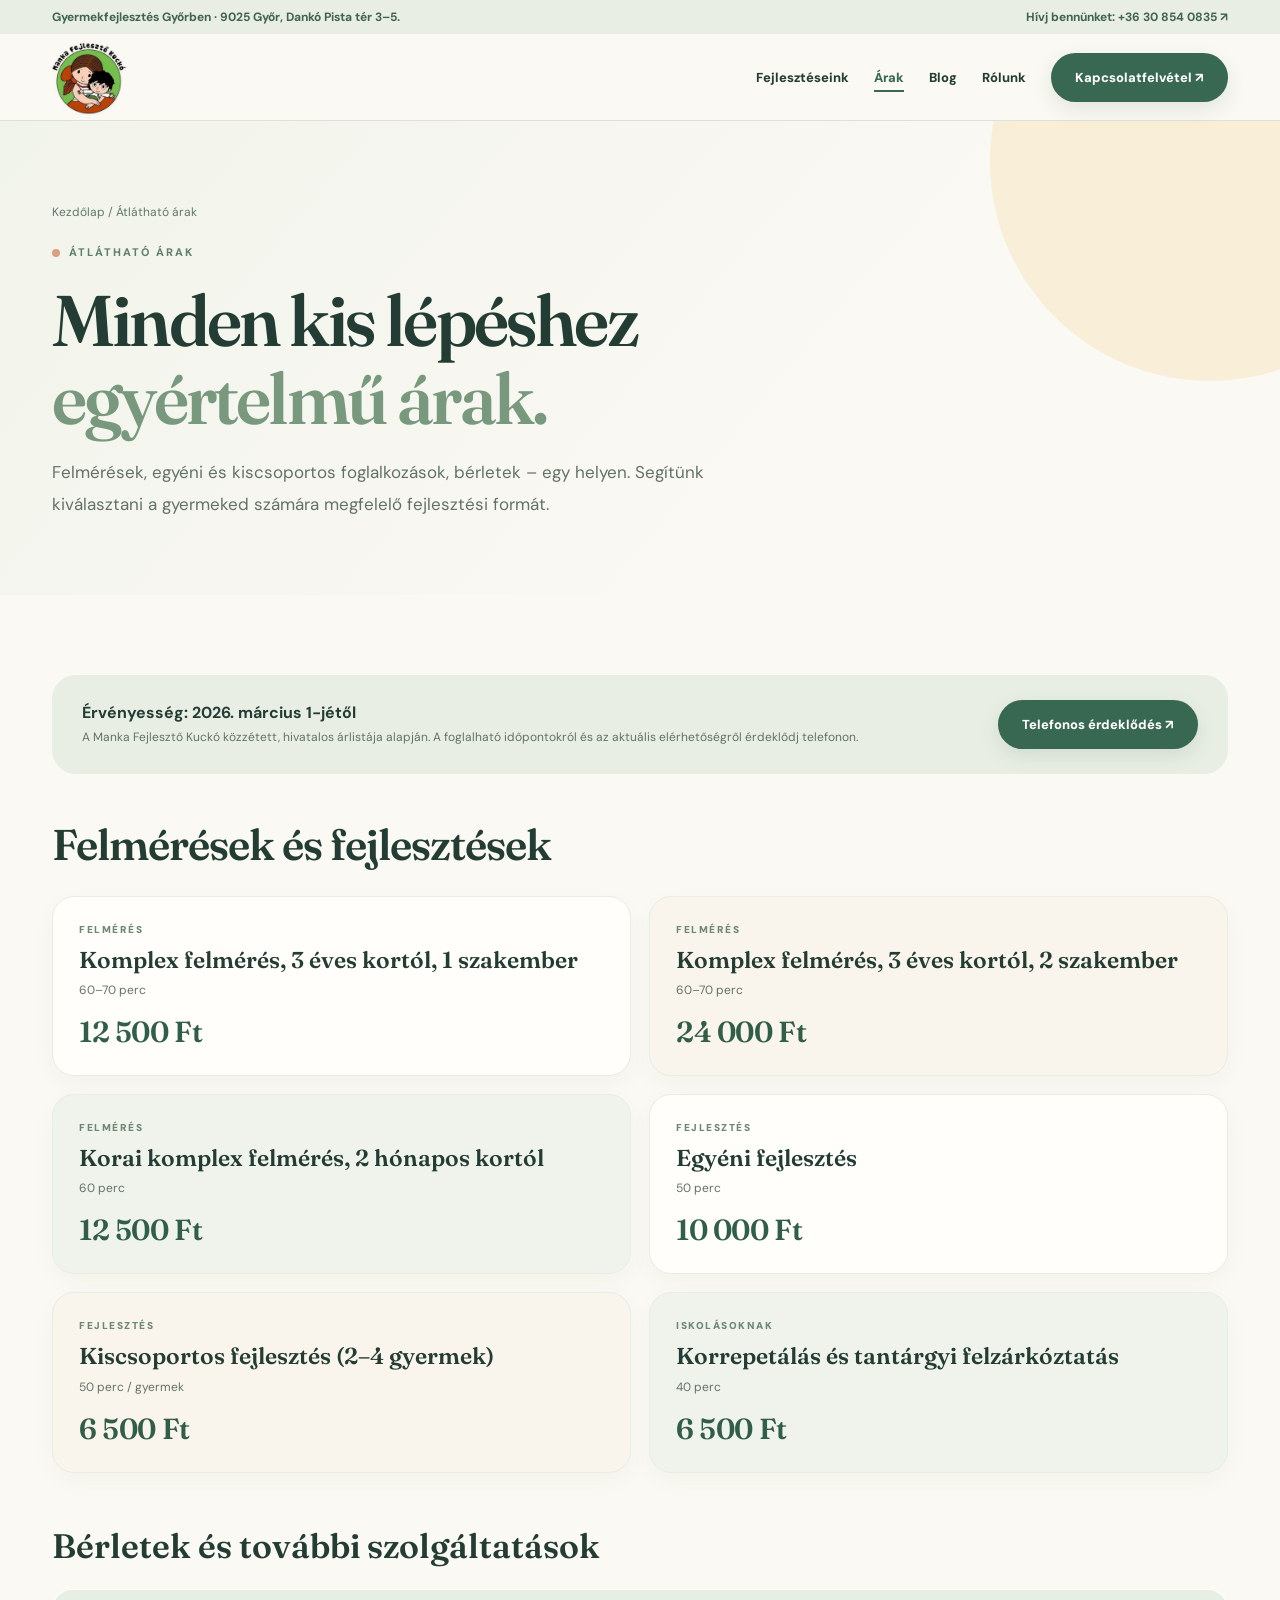
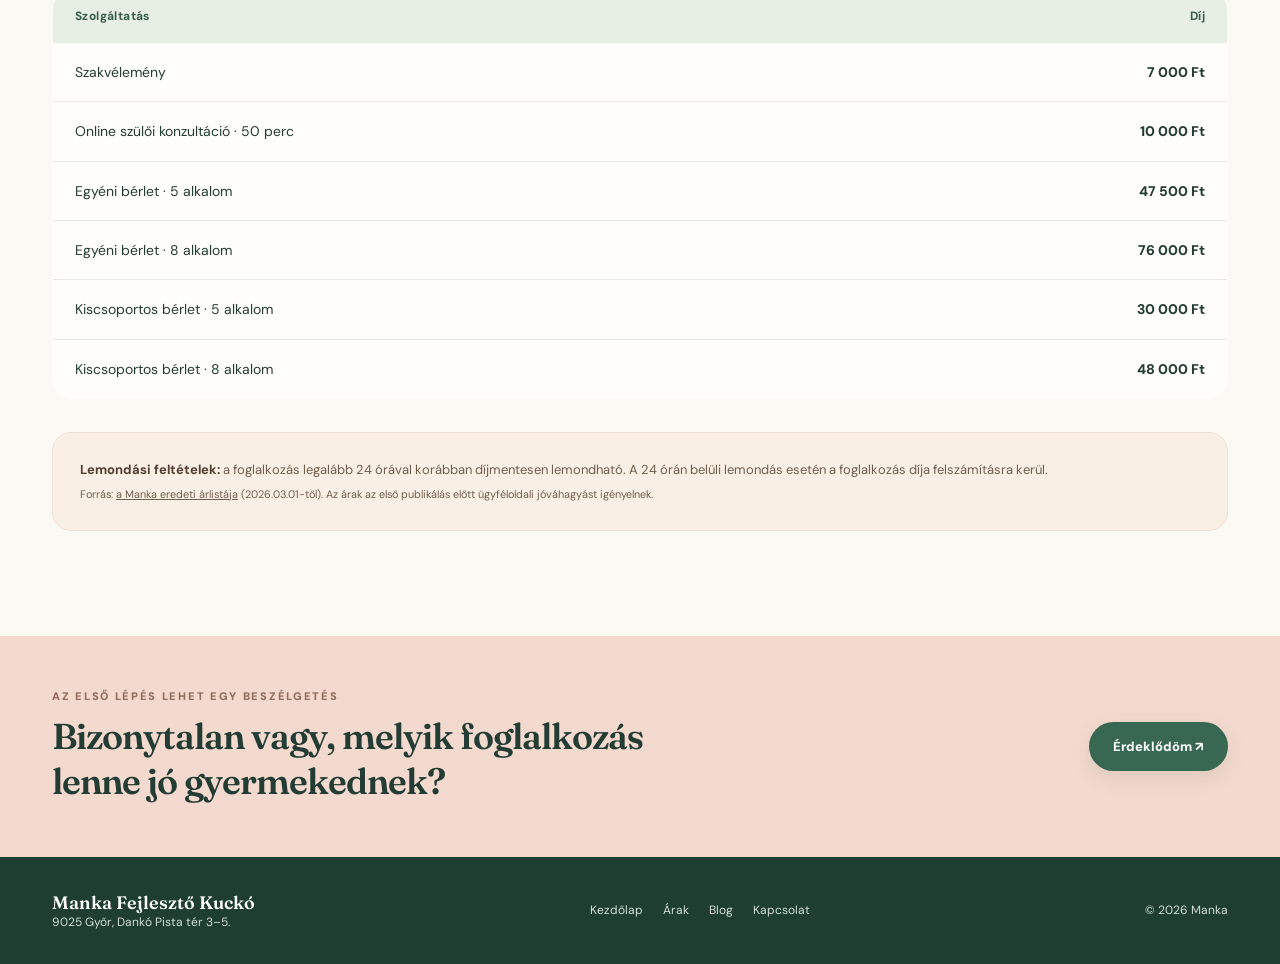
<file: arak.html>
<!doctype html>
<html lang="hu"><head><meta charset="utf-8"><meta name="viewport" content="width=device-width, initial-scale=1"><meta name="robots" content="noindex,nofollow">
<meta name="theme-color" content="#faf9f3"><meta name="description" content="Manka Fejlesztő Kuckó – felmérések, fejlesztő foglalkozások, konzultációk és bérletek árai 2026. március 1-jétől."><title>Árak és bérletek | Manka Fejlesztő Kuckó</title>
<link rel="preconnect" href="https://fonts.googleapis.com"><link rel="preconnect" href="https://fonts.gstatic.com" crossorigin><link href="https://fonts.googleapis.com/css2?family=DM+Sans:wght@400;500;600;700;800&family=Fraunces:opsz,wght,SOFT,WONK@9..144,400,50,1;9..144,500,50,1;9..144,600,50,1;9..144,700,50,1&display=swap" rel="stylesheet">
<link rel="stylesheet" href="./assets/css/pages.css"><link rel="icon" type="image/jpeg" href="./assets/images/manka-logo.jpg"></head><body>
<div class="topbar"><div class="container"><div>Gyermekfejlesztés Győrben · 9025 Győr, Dankó Pista tér 3–5.</div><a href="tel:+36308540835">Hívj bennünket: +36 30 854 0835 ↗</a></div></div>
<header class="header"><div class="container nav"><a class="brand" href="./index.html" aria-label="Manka Fejlesztő Kuckó – kezdőlap"><img class="brand-mark-img" src="./assets/images/manka-logo.jpg" width="75" height="75" alt="Manka Fejlesztő Kuckó logó"></a><button class="menu-toggle" id="menuToggle" aria-label="Menü megnyitása" aria-expanded="false" aria-controls="navMenu">☰</button><nav class="menu" id="navMenu" aria-label="Fő navigáció"><a href="./index.html#fejlesztesek">Fejlesztéseink</a><a href="./arak.html" aria-current="page">Árak</a><a href="./blog.html">Blog</a><a href="./index.html#rolunk">Rólunk</a><a href="./index.html#kapcsolat" class="btn">Kapcsolatfelvétel ↗</a></nav></div></header>
<main><section class="page-hero"><div class="container"><div class="breadcrumb"><a href="./index.html">Kezdőlap</a> / Átlátható árak</div><span class="eyebrow">Átlátható árak</span><h1>Minden kis lépéshez<br><em>egyértelmű árak.</em></h1><p class="lead">Felmérések, egyéni és kiscsoportos foglalkozások, bérletek – egy helyen. Segítünk kiválasztani a gyermeked számára megfelelő fejlesztési formát.</p></div></section>
<section class="layout"><div class="container"><div class="price-feature"><div><strong>Érvényesség: 2026. március 1-jétől</strong><p>A Manka Fejlesztő Kuckó közzétett, hivatalos árlistája alapján. A foglalható időpontokról és az aktuális elérhetőségről érdeklődj telefonon.</p></div><a href="tel:+36308540835" class="btn">Telefonos érdeklődés ↗</a></div><h2 class="section-title">Felmérések és fejlesztések</h2><div class="price-rows"><article class="price-card"><span class="category">Felmérés</span><h3>Komplex felmérés, 3 éves kortól, 1 szakember</h3><div class="duration">60–70 perc</div><div class="price">12 500 Ft</div></article>
<article class="price-card"><span class="category">Felmérés</span><h3>Komplex felmérés, 3 éves kortól, 2 szakember</h3><div class="duration">60–70 perc</div><div class="price">24 000 Ft</div></article>
<article class="price-card"><span class="category">Felmérés</span><h3>Korai komplex felmérés, 2 hónapos kortól</h3><div class="duration">60 perc</div><div class="price">12 500 Ft</div></article>
<article class="price-card"><span class="category">Fejlesztés</span><h3>Egyéni fejlesztés</h3><div class="duration">50 perc</div><div class="price">10 000 Ft</div></article>
<article class="price-card"><span class="category">Fejlesztés</span><h3>Kiscsoportos fejlesztés (2–4 gyermek)</h3><div class="duration">50 perc / gyermek</div><div class="price">6 500 Ft</div></article>
<article class="price-card"><span class="category">Iskolásoknak</span><h3>Korrepetálás és tantárgyi felzárkóztatás</h3><div class="duration">40 perc</div><div class="price">6 500 Ft</div></article></div><div class="price-group"><h2>Bérletek és további szolgáltatások</h2><table class="price-table"><thead><tr><th>Szolgáltatás</th><th>Díj</th></tr></thead><tbody><tr><td>Szakvélemény</td><td>7 000 Ft</td></tr>
<tr><td>Online szülői konzultáció · 50 perc</td><td>10 000 Ft</td></tr>
<tr><td>Egyéni bérlet · 5 alkalom</td><td>47 500 Ft</td></tr>
<tr><td>Egyéni bérlet · 8 alkalom</td><td>76 000 Ft</td></tr>
<tr><td>Kiscsoportos bérlet · 5 alkalom</td><td>30 000 Ft</td></tr>
<tr><td>Kiscsoportos bérlet · 8 alkalom</td><td>48 000 Ft</td></tr></tbody></table></div><div class="note"><strong>Lemondási feltételek:</strong> a foglalkozás legalább 24 órával korábban díjmentesen lemondható. A 24 órán belüli lemondás esetén a foglalkozás díja felszámításra kerül.<br><small>Forrás: <a href="https://www.manka-fejleszto-kucko.hu/arlista/" target="_blank" rel="noopener noreferrer" style="text-decoration:underline">a Manka eredeti árlistája</a> (2026.03.01-től). Az árak az első publikálás előtt ügyféloldali jóváhagyást igényelnek.</small></div></div></section>
<section class="cta-strip"><div class="container cta-inner"><div><p>Az első lépés lehet egy beszélgetés</p><h2>Bizonytalan vagy, melyik foglalkozás lenne jó gyermekednek?</h2></div><a class="btn" href="./index.html#kapcsolat">Érdeklődöm ↗</a></div></section>
</main><footer><div class="container footer"><div><strong>Manka Fejlesztő Kuckó</strong><br>9025 Győr, Dankó Pista tér 3–5.</div><div class="footer-links"><a href="./index.html">Kezdőlap</a><a href="./arak.html">Árak</a><a href="./blog.html">Blog</a><a href="./index.html#kapcsolat">Kapcsolat</a></div><span>© <span id="year">2026</span> Manka</span></div></footer>
<a href="tel:+36308540835" class="mobile-cta">☎ Hívás indítása</a><script src="./assets/js/pages.js" defer></script></body></html>
</file>
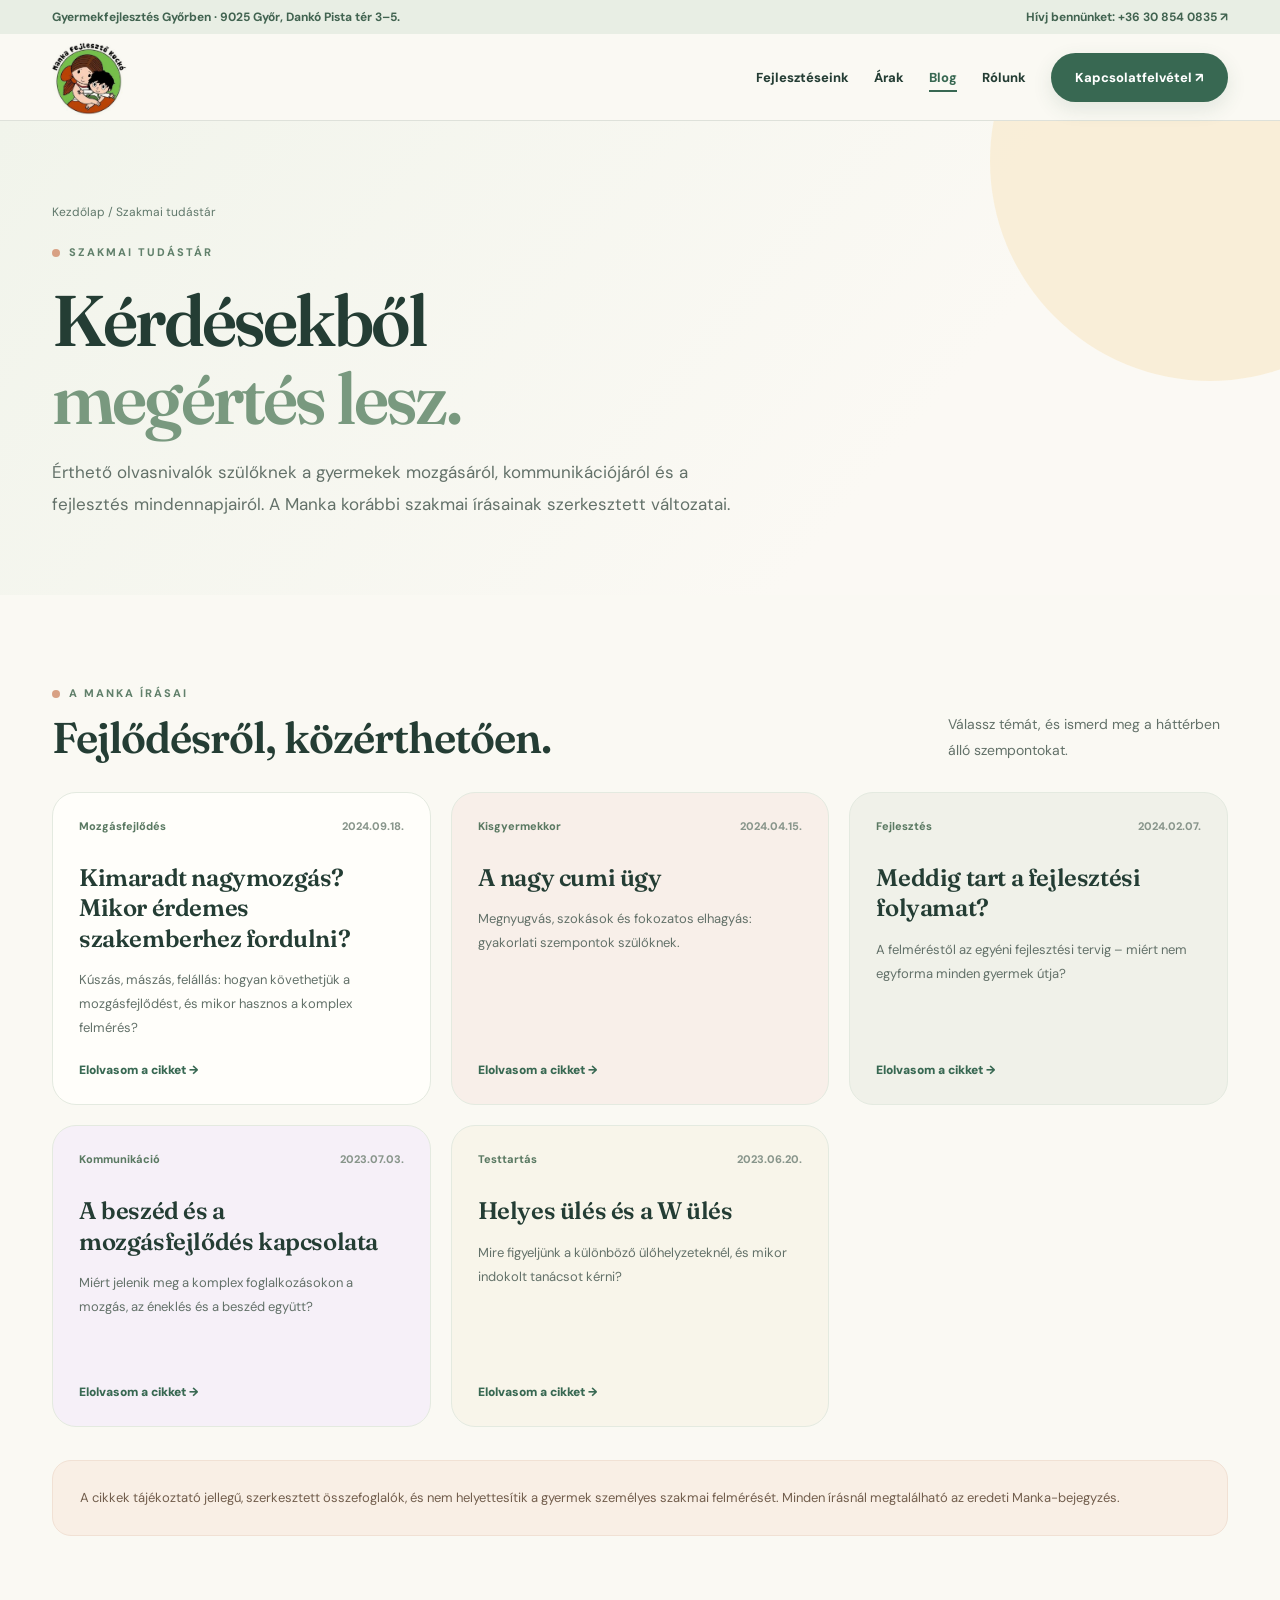
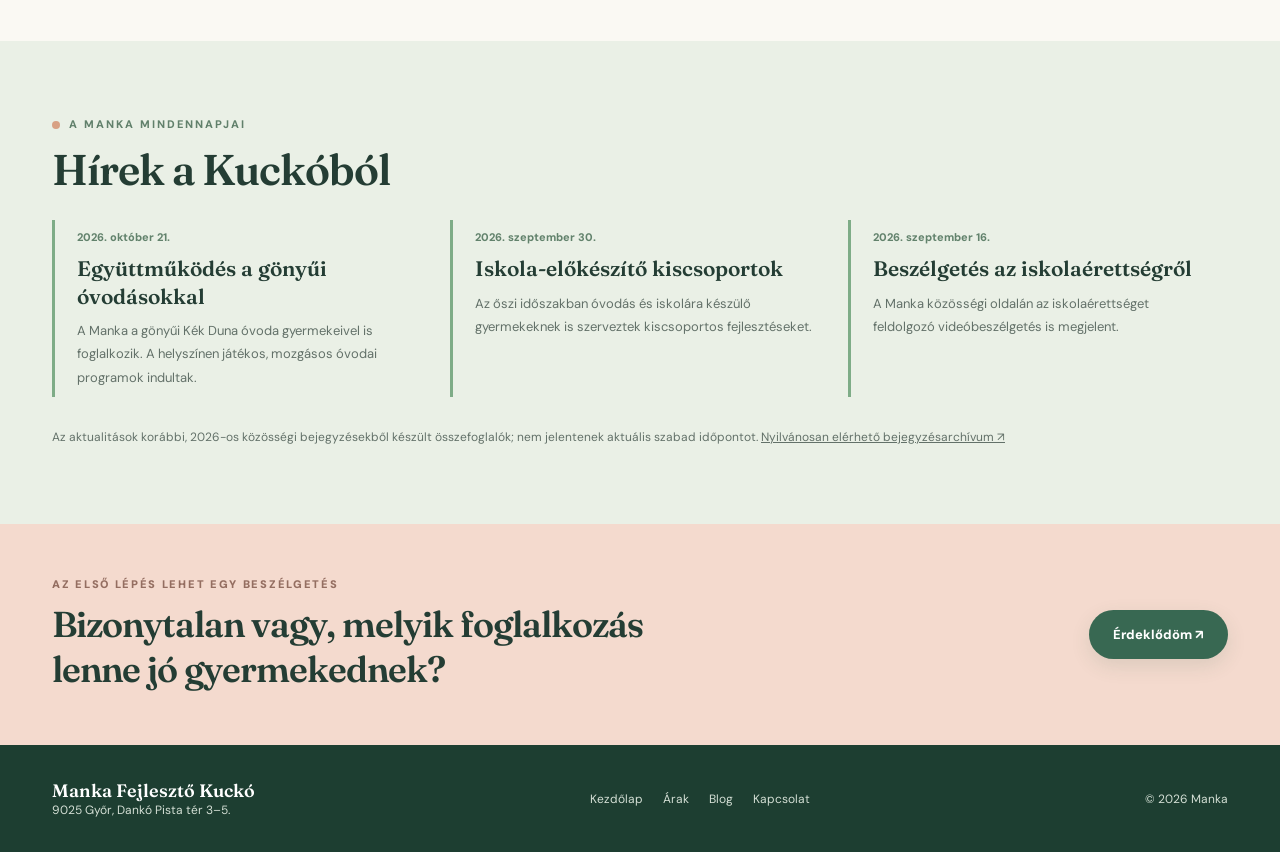
<file: blog.html>
<!doctype html>
<html lang="hu"><head><meta charset="utf-8"><meta name="viewport" content="width=device-width, initial-scale=1"><meta name="robots" content="noindex,nofollow">
<meta name="theme-color" content="#faf9f3"><meta name="description" content="Gyermekfejlesztésről szóló szülői tudástár: mozgásfejlődés, cumizás, beszédfejlődés, W ülés, fejlesztési folyamat."><title>Blog és szakmai tudástár | Manka Fejlesztő Kuckó</title>
<link rel="preconnect" href="https://fonts.googleapis.com"><link rel="preconnect" href="https://fonts.gstatic.com" crossorigin><link href="https://fonts.googleapis.com/css2?family=DM+Sans:wght@400;500;600;700;800&family=Fraunces:opsz,wght,SOFT,WONK@9..144,400,50,1;9..144,500,50,1;9..144,600,50,1;9..144,700,50,1&display=swap" rel="stylesheet">
<link rel="stylesheet" href="./assets/css/pages.css"><link rel="icon" type="image/jpeg" href="./assets/images/manka-logo.jpg"></head><body>
<div class="topbar"><div class="container"><div>Gyermekfejlesztés Győrben · 9025 Győr, Dankó Pista tér 3–5.</div><a href="tel:+36308540835">Hívj bennünket: +36 30 854 0835 ↗</a></div></div>
<header class="header"><div class="container nav"><a class="brand" href="./index.html" aria-label="Manka Fejlesztő Kuckó – kezdőlap"><img class="brand-mark-img" src="./assets/images/manka-logo.jpg" width="75" height="75" alt="Manka Fejlesztő Kuckó logó"></a><button class="menu-toggle" id="menuToggle" aria-label="Menü megnyitása" aria-expanded="false" aria-controls="navMenu">☰</button><nav class="menu" id="navMenu" aria-label="Fő navigáció"><a href="./index.html#fejlesztesek">Fejlesztéseink</a><a href="./arak.html">Árak</a><a href="./blog.html" aria-current="page">Blog</a><a href="./index.html#rolunk">Rólunk</a><a href="./index.html#kapcsolat" class="btn">Kapcsolatfelvétel ↗</a></nav></div></header>
<main><section class="page-hero"><div class="container"><div class="breadcrumb"><a href="./index.html">Kezdőlap</a> / Szakmai tudástár</div><span class="eyebrow">Szakmai tudástár</span><h1>Kérdésekből<br><em>megértés lesz.</em></h1><p class="lead">Érthető olvasnivalók szülőknek a gyermekek mozgásáról, kommunikációjáról és a fejlesztés mindennapjairól. A Manka korábbi szakmai írásainak szerkesztett változatai.</p></div></section>
<section class="layout"><div class="container"><div class="blog-head"><div><p class="eyebrow">A Manka írásai</p><h2 class="section-title" style="margin:12px 0 0">Fejlődésről, közérthetően.</h2></div><p class="section-desc" style="max-width:280px;margin:0">Válassz témát, és ismerd meg a háttérben álló szempontokat.</p></div><div class="blog-grid"><article class="post-card"><div class="post-top"><span>Mozgásfejlődés</span><time>2024.09.18.</time></div><h3>Kimaradt nagymozgás? Mikor érdemes szakemberhez fordulni?</h3><p>Kúszás, mászás, felállás: hogyan követhetjük a mozgásfejlődést, és mikor hasznos a komplex felmérés?</p><a href="./blog/kimaradt-nagymozgas.html">Elolvasom a cikket →</a></article>
<article class="post-card"><div class="post-top"><span>Kisgyermekkor</span><time>2024.04.15.</time></div><h3>A nagy cumi ügy</h3><p>Megnyugvás, szokások és fokozatos elhagyás: gyakorlati szempontok szülőknek.</p><a href="./blog/cumi.html">Elolvasom a cikket →</a></article>
<article class="post-card"><div class="post-top"><span>Fejlesztés</span><time>2024.02.07.</time></div><h3>Meddig tart a fejlesztési folyamat?</h3><p>A felméréstől az egyéni fejlesztési tervig – miért nem egyforma minden gyermek útja?</p><a href="./blog/terapias-folyamat.html">Elolvasom a cikket →</a></article>
<article class="post-card"><div class="post-top"><span>Kommunikáció</span><time>2023.07.03.</time></div><h3>A beszéd és a mozgásfejlődés kapcsolata</h3><p>Miért jelenik meg a komplex foglalkozásokon a mozgás, az éneklés és a beszéd együtt?</p><a href="./blog/beszed-es-mozgas.html">Elolvasom a cikket →</a></article>
<article class="post-card"><div class="post-top"><span>Testtartás</span><time>2023.06.20.</time></div><h3>Helyes ülés és a W ülés</h3><p>Mire figyeljünk a különböző ülőhelyzeteknél, és mikor indokolt tanácsot kérni?</p><a href="./blog/w-ules.html">Elolvasom a cikket →</a></article></div><div class="note">A cikkek tájékoztató jellegű, szerkesztett összefoglalók, és nem helyettesítik a gyermek személyes szakmai felmérését. Minden írásnál megtalálható az eredeti Manka-bejegyzés.</div></div></section>
<section class="news"><div class="container"><p class="eyebrow">A Manka mindennapjai</p><h2 class="section-title" style="margin-top:13px">Hírek a Kuckóból</h2><div class="news-grid">
<article class="news-item"><time datetime="2026-10-21">2026. október 21.</time><h3>Együttműködés a gönyűi óvodásokkal</h3><p>A Manka a gönyűi Kék Duna óvoda gyermekeivel is foglalkozik. A helyszínen játékos, mozgásos óvodai programok indultak.</p></article>
<article class="news-item"><time datetime="2026-09-30">2026. szeptember 30.</time><h3>Iskola-előkészítő kiscsoportok</h3><p>Az őszi időszakban óvodás és iskolára készülő gyermekeknek is szerveztek kiscsoportos fejlesztéseket.</p></article>
<article class="news-item"><time datetime="2026-09-16">2026. szeptember 16.</time><h3>Beszélgetés az iskolaérettségről</h3><p>A Manka közösségi oldalán az iskolaérettséget feldolgozó videóbeszélgetés is megjelent.</p></article>
</div><p style="font-size:12px;color:#637169;line-height:1.7;margin-top:30px">Az aktualitások korábbi, 2026-os közösségi bejegyzésekből készült összefoglalók; nem jelentenek aktuális szabad időpontot. <a href="https://www.findhealthclinics.org/HU/Gyor/100901956357254/Manka-Fejleszt%C5%91-Kuck%C3%B3" target="_blank" rel="noopener noreferrer" style="text-decoration:underline">Nyilvánosan elérhető bejegyzésarchívum ↗</a></p></div></section>
<section class="cta-strip"><div class="container cta-inner"><div><p>Az első lépés lehet egy beszélgetés</p><h2>Bizonytalan vagy, melyik foglalkozás lenne jó gyermekednek?</h2></div><a class="btn" href="./index.html#kapcsolat">Érdeklődöm ↗</a></div></section>
</main><footer><div class="container footer"><div><strong>Manka Fejlesztő Kuckó</strong><br>9025 Győr, Dankó Pista tér 3–5.</div><div class="footer-links"><a href="./index.html">Kezdőlap</a><a href="./arak.html">Árak</a><a href="./blog.html">Blog</a><a href="./index.html#kapcsolat">Kapcsolat</a></div><span>© <span id="year">2026</span> Manka</span></div></footer>
<a href="tel:+36308540835" class="mobile-cta">☎ Hívás indítása</a><script src="./assets/js/pages.js" defer></script></body></html>
</file>
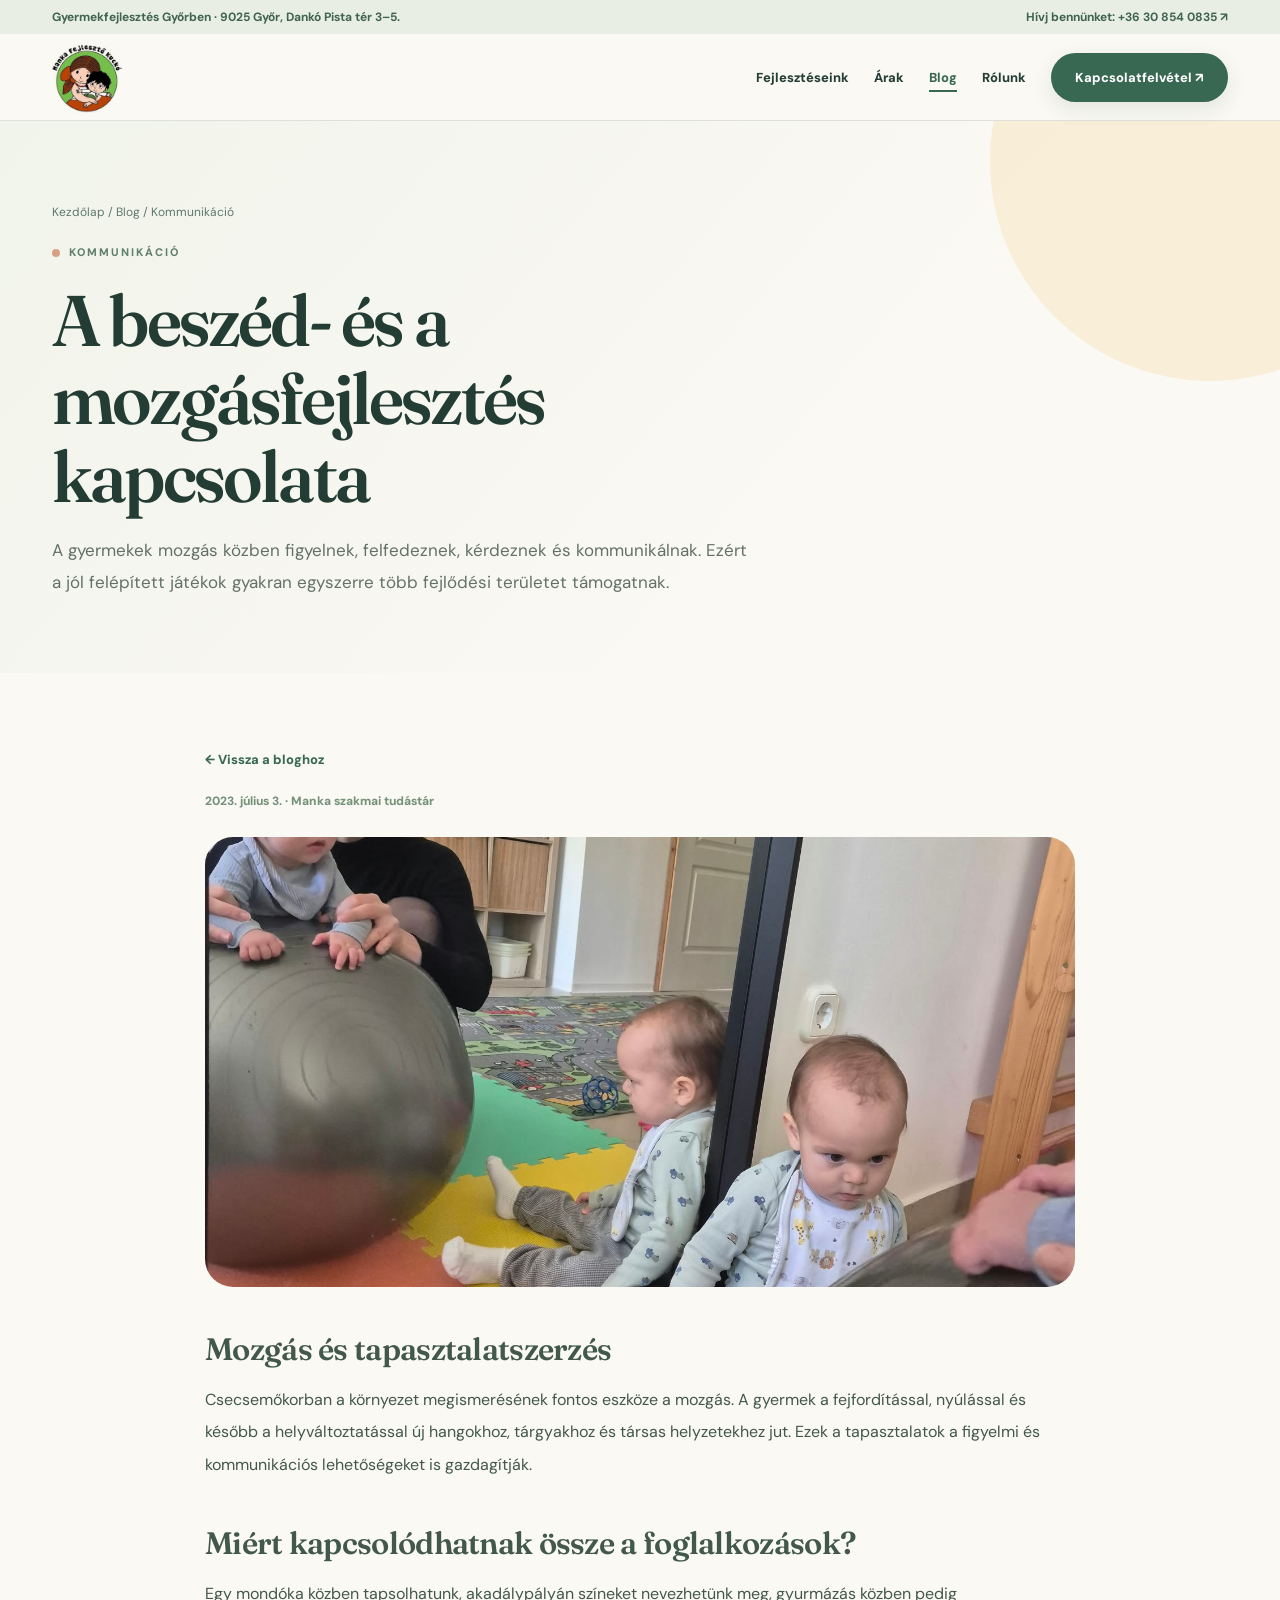
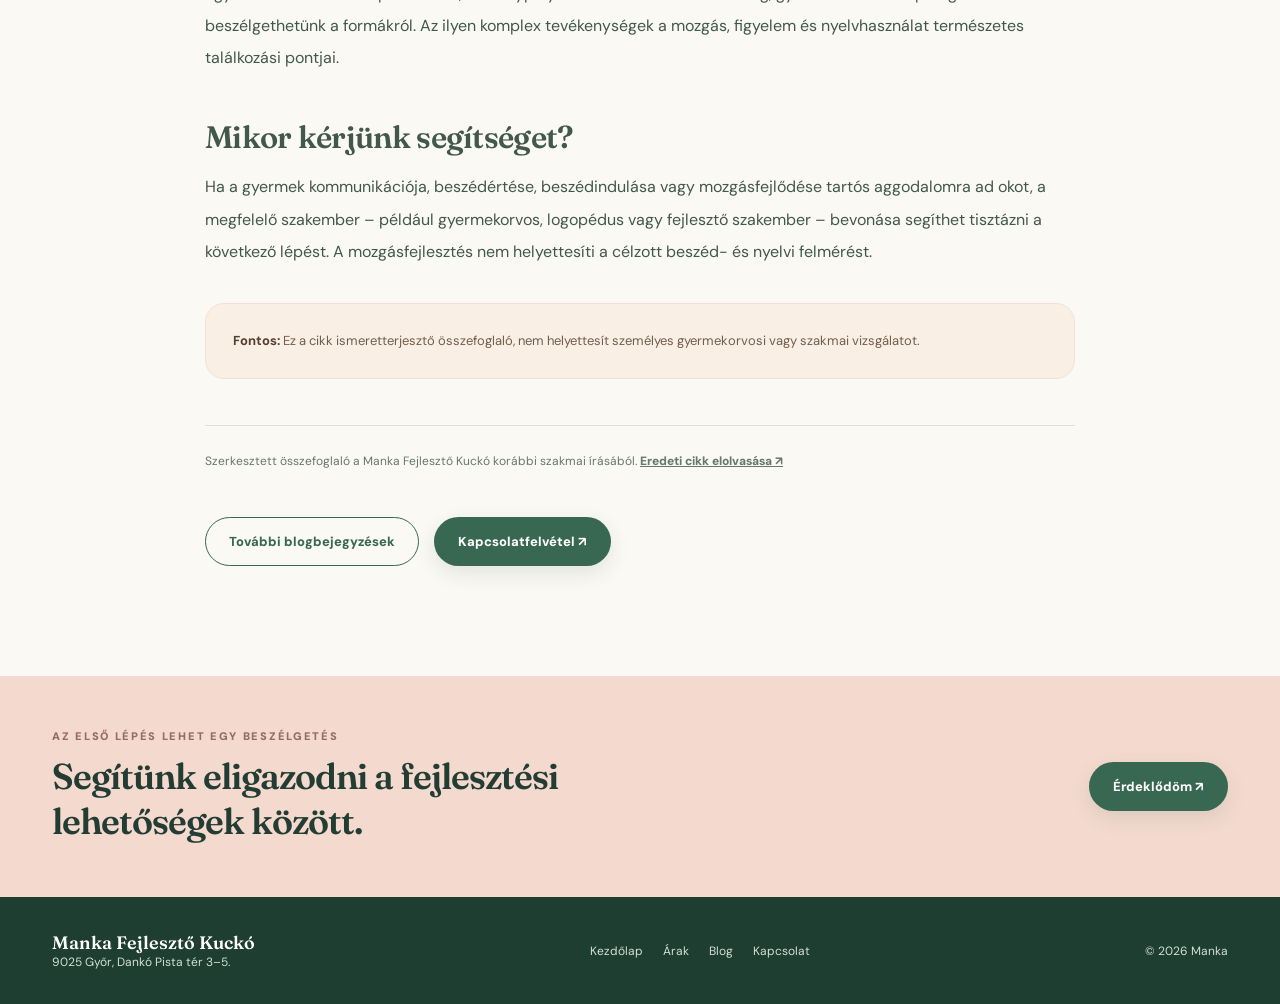
<file: blog/beszed-es-mozgas.html>
<!doctype html><html lang="hu"><head><meta charset="utf-8"><meta name="viewport" content="width=device-width,initial-scale=1"><meta name="robots" content="noindex,nofollow"><meta name="theme-color" content="#faf9f3"><meta name="description" content="A gyermekek mozgás közben figyelnek, felfedeznek, kérdeznek és kommunikálnak. Ezért a jól felépített játékok gyakran egyszerre több fejlődési területe"><title>A beszéd- és a mozgásfejlesztés kapcsolata | Manka Fejlesztő Kuckó</title>
<link rel="icon" type="image/jpeg" href="../assets/images/manka-logo.jpg"><link rel="preconnect" href="https://fonts.googleapis.com"><link rel="preconnect" href="https://fonts.gstatic.com" crossorigin><link href="https://fonts.googleapis.com/css2?family=DM+Sans:wght@400;500;600;700;800&family=Fraunces:opsz,wght,SOFT,WONK@9..144,400,50,1;9..144,500,50,1;9..144,600,50,1;9..144,700,50,1&display=swap" rel="stylesheet"><link rel="stylesheet" href="../assets/css/pages.css"><style>.brand-mark-img{width:71px;height:71px;display:block;object-fit:contain;mix-blend-mode:multiply} .article-photo{width:100%;max-height:450px;aspect-ratio:16/9;object-fit:cover;border-radius:28px;margin:28px 0 40px} .back-to-blog{display:inline-block;margin-bottom:25px;font-size:13px;font-weight:800;color:#386852} .back-to-blog:hover{text-decoration:underline}@media(max-width:820px){.brand-mark-img{width:57px;height:57px}} </style></head><body>
<div class="topbar"><div class="container"><div>Gyermekfejlesztés Győrben · 9025 Győr, Dankó Pista tér 3–5.</div><a href="tel:+36308540835">Hívj bennünket: +36 30 854 0835 ↗</a></div></div>
<header class="header"><div class="container nav"><a class="brand" href="../index.html" aria-label="Manka Fejlesztő Kuckó – kezdőlap"><img class="brand-mark-img" src="../assets/images/manka-logo.jpg" alt="Manka Fejlesztő Kuckó logó" width="71" height="71"></a><button class="menu-toggle" id="menuToggle" aria-label="Menü megnyitása" aria-expanded="false" aria-controls="navMenu">☰</button><nav class="menu" id="navMenu" aria-label="Fő navigáció"><a href="../index.html#fejlesztesek">Fejlesztéseink</a><a href="../arak.html">Árak</a><a href="../blog.html" aria-current="page">Blog</a><a href="../index.html#rolunk">Rólunk</a><a class="btn" href="../index.html#kapcsolat">Kapcsolatfelvétel ↗</a></nav></div></header>
<main><section class="page-hero"><div class="container"><div class="breadcrumb"><a href="../index.html">Kezdőlap</a> / <a href="../blog.html">Blog</a> / Kommunikáció</div><span class="eyebrow">Kommunikáció</span><h1>A beszéd- és a mozgásfejlesztés kapcsolata</h1><p class="lead">A gyermekek mozgás közben figyelnek, felfedeznek, kérdeznek és kommunikálnak. Ezért a jól felépített játékok gyakran egyszerre több fejlődési területet támogatnak.</p></div></section>
<div class="container"><article class="article-wrap"><a class="back-to-blog" href="../blog.html">← Vissza a bloghoz</a><div class="article-meta"><time datetime="2023-07-03">2023. július 3.</time> · Manka szakmai tudástár</div><img class="article-photo" src="../assets/images/manka-korai-fejlesztes.jpg" alt="Játékos fejlesztőfoglalkozás a Manka Kuckóban" loading="lazy" decoding="async"><div class="article-body"><h2>Mozgás és tapasztalatszerzés</h2>
<p>Csecsemőkorban a környezet megismerésének fontos eszköze a mozgás. A gyermek a fejfordítással, nyúlással és később a helyváltoztatással új hangokhoz, tárgyakhoz és társas helyzetekhez jut. Ezek a tapasztalatok a figyelmi és kommunikációs lehetőségeket is gazdagítják.</p>
<h2>Miért kapcsolódhatnak össze a foglalkozások?</h2>
<p>Egy mondóka közben tapsolhatunk, akadálypályán színeket nevezhetünk meg, gyurmázás közben pedig beszélgethetünk a formákról. Az ilyen komplex tevékenységek a mozgás, figyelem és nyelvhasználat természetes találkozási pontjai.</p>
<h2>Mikor kérjünk segítséget?</h2>
<p>Ha a gyermek kommunikációja, beszédértése, beszédindulása vagy mozgásfejlődése tartós aggodalomra ad okot, a megfelelő szakember – például gyermekorvos, logopédus vagy fejlesztő szakember – bevonása segíthet tisztázni a következő lépést. A mozgásfejlesztés nem helyettesíti a célzott beszéd- és nyelvi felmérést.</p></div>
<div class="note" style="margin-top:35px"><strong>Fontos:</strong> Ez a cikk ismeretterjesztő összefoglaló, nem helyettesít személyes gyermekorvosi vagy szakmai vizsgálatot.</div>
<div class="article-source">Szerkesztett összefoglaló a Manka Fejlesztő Kuckó korábbi szakmai írásából. <a href="https://www.manka-fejleszto-kucko.hu/l/a-beszed-es-a-mozgasfejlesztes-kapcsolata/" target="_blank" rel="noopener noreferrer">Eredeti cikk elolvasása ↗</a></div>
<div class="article-cta"><a href="../blog.html" class="btn ghost">További blogbejegyzések</a><a href="../index.html#kapcsolat" class="btn">Kapcsolatfelvétel ↗</a></div></article></div>
<section class="cta-strip"><div class="container cta-inner"><div><p>Az első lépés lehet egy beszélgetés</p><h2>Segítünk eligazodni a fejlesztési lehetőségek között.</h2></div><a class="btn" href="../index.html#kapcsolat">Érdeklődöm ↗</a></div></section>
</main><footer><div class="container footer"><div><strong>Manka Fejlesztő Kuckó</strong><br>9025 Győr, Dankó Pista tér 3–5.</div><div class="footer-links"><a href="../index.html">Kezdőlap</a><a href="../arak.html">Árak</a><a href="../blog.html">Blog</a><a href="../index.html#kapcsolat">Kapcsolat</a></div><span>© <span id="year">2026</span> Manka</span></div></footer><a class="mobile-cta" href="tel:+36308540835">☎ Hívás indítása</a><script src="../assets/js/pages.js" defer></script></body></html>
</file>
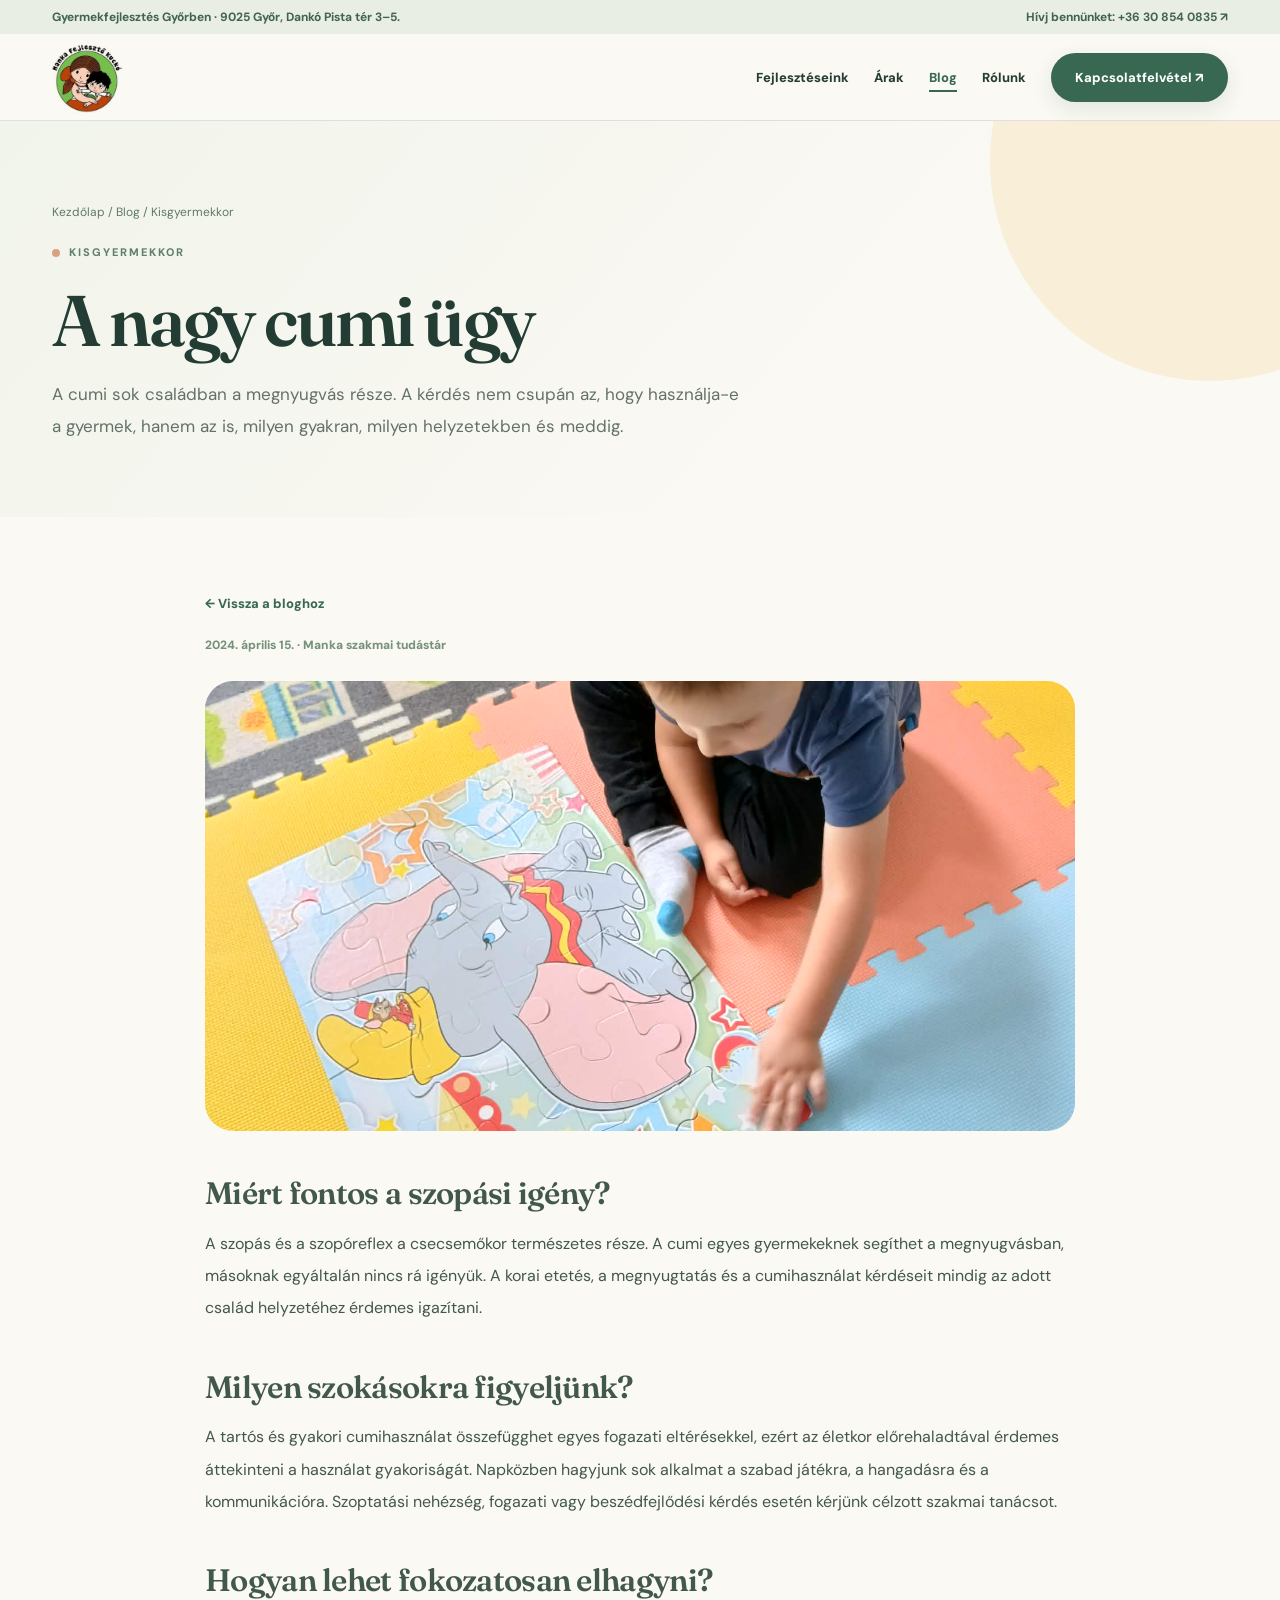
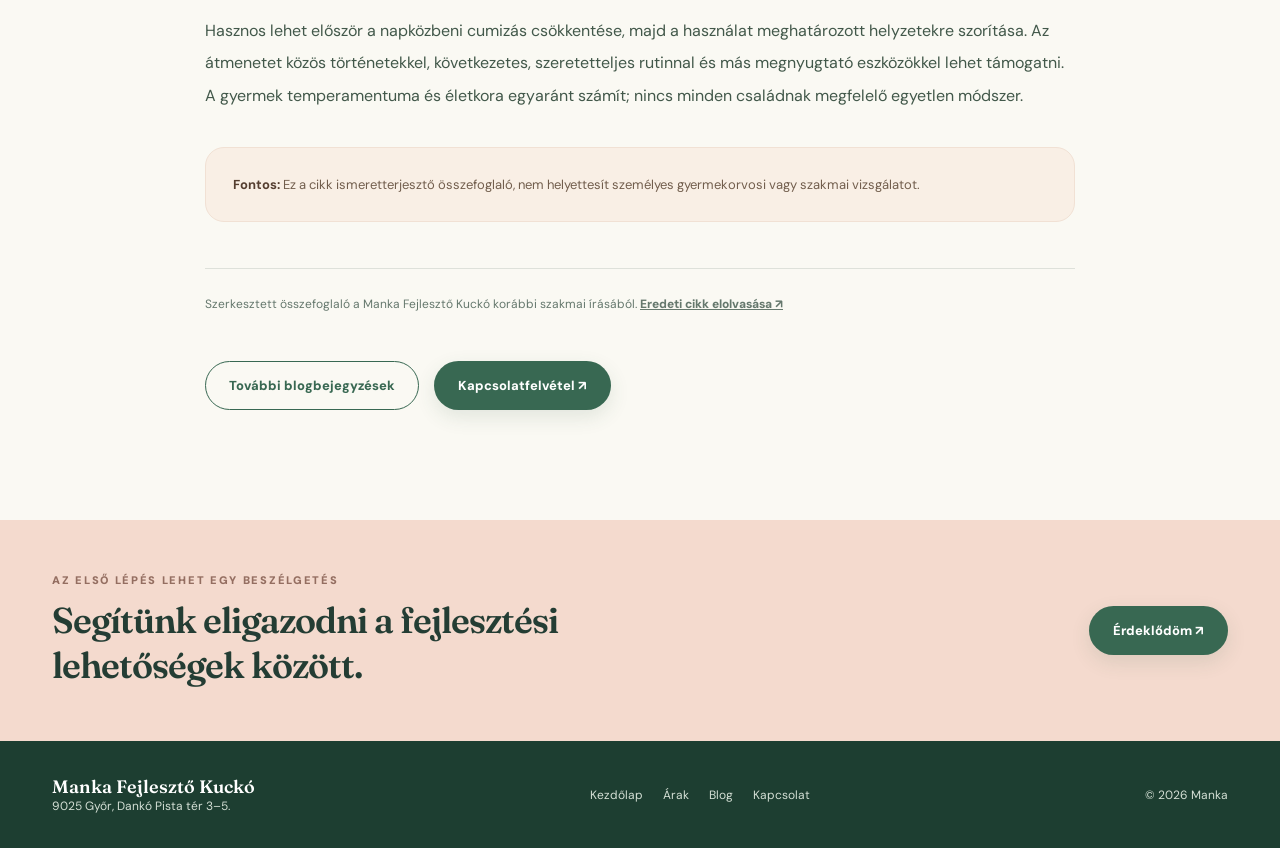
<file: blog/cumi.html>
<!doctype html><html lang="hu"><head><meta charset="utf-8"><meta name="viewport" content="width=device-width,initial-scale=1"><meta name="robots" content="noindex,nofollow"><meta name="theme-color" content="#faf9f3"><meta name="description" content="A cumi sok családban a megnyugvás része. A kérdés nem csupán az, hogy használja-e a gyermek, hanem az is, milyen gyakran, milyen helyzetekben és meddi"><title>A nagy cumi ügy | Manka Fejlesztő Kuckó</title>
<link rel="icon" type="image/jpeg" href="../assets/images/manka-logo.jpg"><link rel="preconnect" href="https://fonts.googleapis.com"><link rel="preconnect" href="https://fonts.gstatic.com" crossorigin><link href="https://fonts.googleapis.com/css2?family=DM+Sans:wght@400;500;600;700;800&family=Fraunces:opsz,wght,SOFT,WONK@9..144,400,50,1;9..144,500,50,1;9..144,600,50,1;9..144,700,50,1&display=swap" rel="stylesheet"><link rel="stylesheet" href="../assets/css/pages.css"><style>.brand-mark-img{width:71px;height:71px;display:block;object-fit:contain;mix-blend-mode:multiply} .article-photo{width:100%;max-height:450px;aspect-ratio:16/9;object-fit:cover;border-radius:28px;margin:28px 0 40px} .back-to-blog{display:inline-block;margin-bottom:25px;font-size:13px;font-weight:800;color:#386852} .back-to-blog:hover{text-decoration:underline}@media(max-width:820px){.brand-mark-img{width:57px;height:57px}} </style></head><body>
<div class="topbar"><div class="container"><div>Gyermekfejlesztés Győrben · 9025 Győr, Dankó Pista tér 3–5.</div><a href="tel:+36308540835">Hívj bennünket: +36 30 854 0835 ↗</a></div></div>
<header class="header"><div class="container nav"><a class="brand" href="../index.html" aria-label="Manka Fejlesztő Kuckó – kezdőlap"><img class="brand-mark-img" src="../assets/images/manka-logo.jpg" alt="Manka Fejlesztő Kuckó logó" width="71" height="71"></a><button class="menu-toggle" id="menuToggle" aria-label="Menü megnyitása" aria-expanded="false" aria-controls="navMenu">☰</button><nav class="menu" id="navMenu" aria-label="Fő navigáció"><a href="../index.html#fejlesztesek">Fejlesztéseink</a><a href="../arak.html">Árak</a><a href="../blog.html" aria-current="page">Blog</a><a href="../index.html#rolunk">Rólunk</a><a class="btn" href="../index.html#kapcsolat">Kapcsolatfelvétel ↗</a></nav></div></header>
<main><section class="page-hero"><div class="container"><div class="breadcrumb"><a href="../index.html">Kezdőlap</a> / <a href="../blog.html">Blog</a> / Kisgyermekkor</div><span class="eyebrow">Kisgyermekkor</span><h1>A nagy cumi ügy</h1><p class="lead">A cumi sok családban a megnyugvás része. A kérdés nem csupán az, hogy használja-e a gyermek, hanem az is, milyen gyakran, milyen helyzetekben és meddig.</p></div></section>
<div class="container"><article class="article-wrap"><a class="back-to-blog" href="../blog.html">← Vissza a bloghoz</a><div class="article-meta"><time datetime="2024-04-15">2024. április 15.</time> · Manka szakmai tudástár</div><img class="article-photo" src="../assets/images/manka-jatekos-fejlesztes.jpg" alt="Játékos fejlesztőfoglalkozás a Manka Kuckóban" loading="lazy" decoding="async"><div class="article-body"><h2>Miért fontos a szopási igény?</h2>
<p>A szopás és a szopóreflex a csecsemőkor természetes része. A cumi egyes gyermekeknek segíthet a megnyugvásban, másoknak egyáltalán nincs rá igényük. A korai etetés, a megnyugtatás és a cumihasználat kérdéseit mindig az adott család helyzetéhez érdemes igazítani.</p>
<h2>Milyen szokásokra figyeljünk?</h2>
<p>A tartós és gyakori cumihasználat összefügghet egyes fogazati eltérésekkel, ezért az életkor előrehaladtával érdemes áttekinteni a használat gyakoriságát. Napközben hagyjunk sok alkalmat a szabad játékra, a hangadásra és a kommunikációra. Szoptatási nehézség, fogazati vagy beszédfejlődési kérdés esetén kérjünk célzott szakmai tanácsot.</p>
<h2>Hogyan lehet fokozatosan elhagyni?</h2>
<p>Hasznos lehet először a napközbeni cumizás csökkentése, majd a használat meghatározott helyzetekre szorítása. Az átmenetet közös történetekkel, következetes, szeretetteljes rutinnal és más megnyugtató eszközökkel lehet támogatni. A gyermek temperamentuma és életkora egyaránt számít; nincs minden családnak megfelelő egyetlen módszer.</p></div>
<div class="note" style="margin-top:35px"><strong>Fontos:</strong> Ez a cikk ismeretterjesztő összefoglaló, nem helyettesít személyes gyermekorvosi vagy szakmai vizsgálatot.</div>
<div class="article-source">Szerkesztett összefoglaló a Manka Fejlesztő Kuckó korábbi szakmai írásából. <a href="https://www.manka-fejleszto-kucko.hu/l/cumizas-hattere-jo-vagy-rossz-leszoktatasi-tippek/" target="_blank" rel="noopener noreferrer">Eredeti cikk elolvasása ↗</a></div>
<div class="article-cta"><a href="../blog.html" class="btn ghost">További blogbejegyzések</a><a href="../index.html#kapcsolat" class="btn">Kapcsolatfelvétel ↗</a></div></article></div>
<section class="cta-strip"><div class="container cta-inner"><div><p>Az első lépés lehet egy beszélgetés</p><h2>Segítünk eligazodni a fejlesztési lehetőségek között.</h2></div><a class="btn" href="../index.html#kapcsolat">Érdeklődöm ↗</a></div></section>
</main><footer><div class="container footer"><div><strong>Manka Fejlesztő Kuckó</strong><br>9025 Győr, Dankó Pista tér 3–5.</div><div class="footer-links"><a href="../index.html">Kezdőlap</a><a href="../arak.html">Árak</a><a href="../blog.html">Blog</a><a href="../index.html#kapcsolat">Kapcsolat</a></div><span>© <span id="year">2026</span> Manka</span></div></footer><a class="mobile-cta" href="tel:+36308540835">☎ Hívás indítása</a><script src="../assets/js/pages.js" defer></script></body></html>
</file>
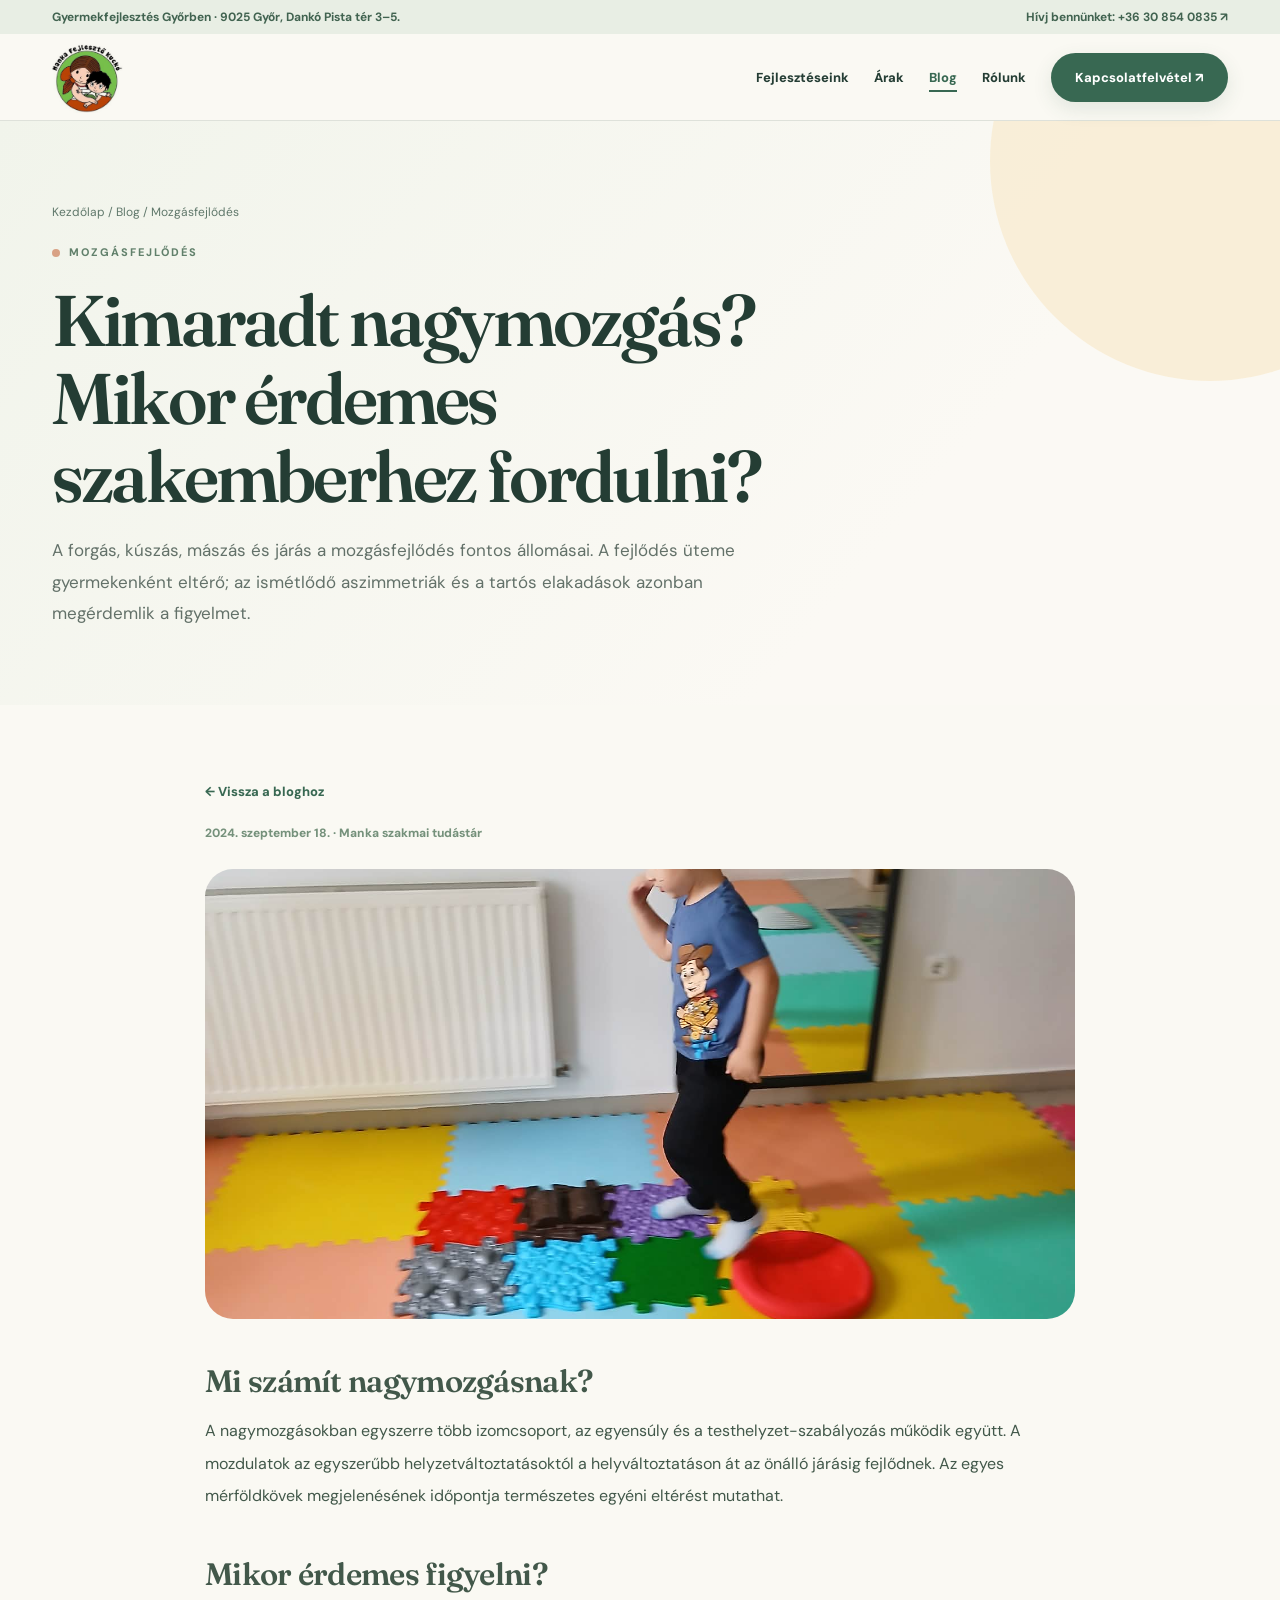
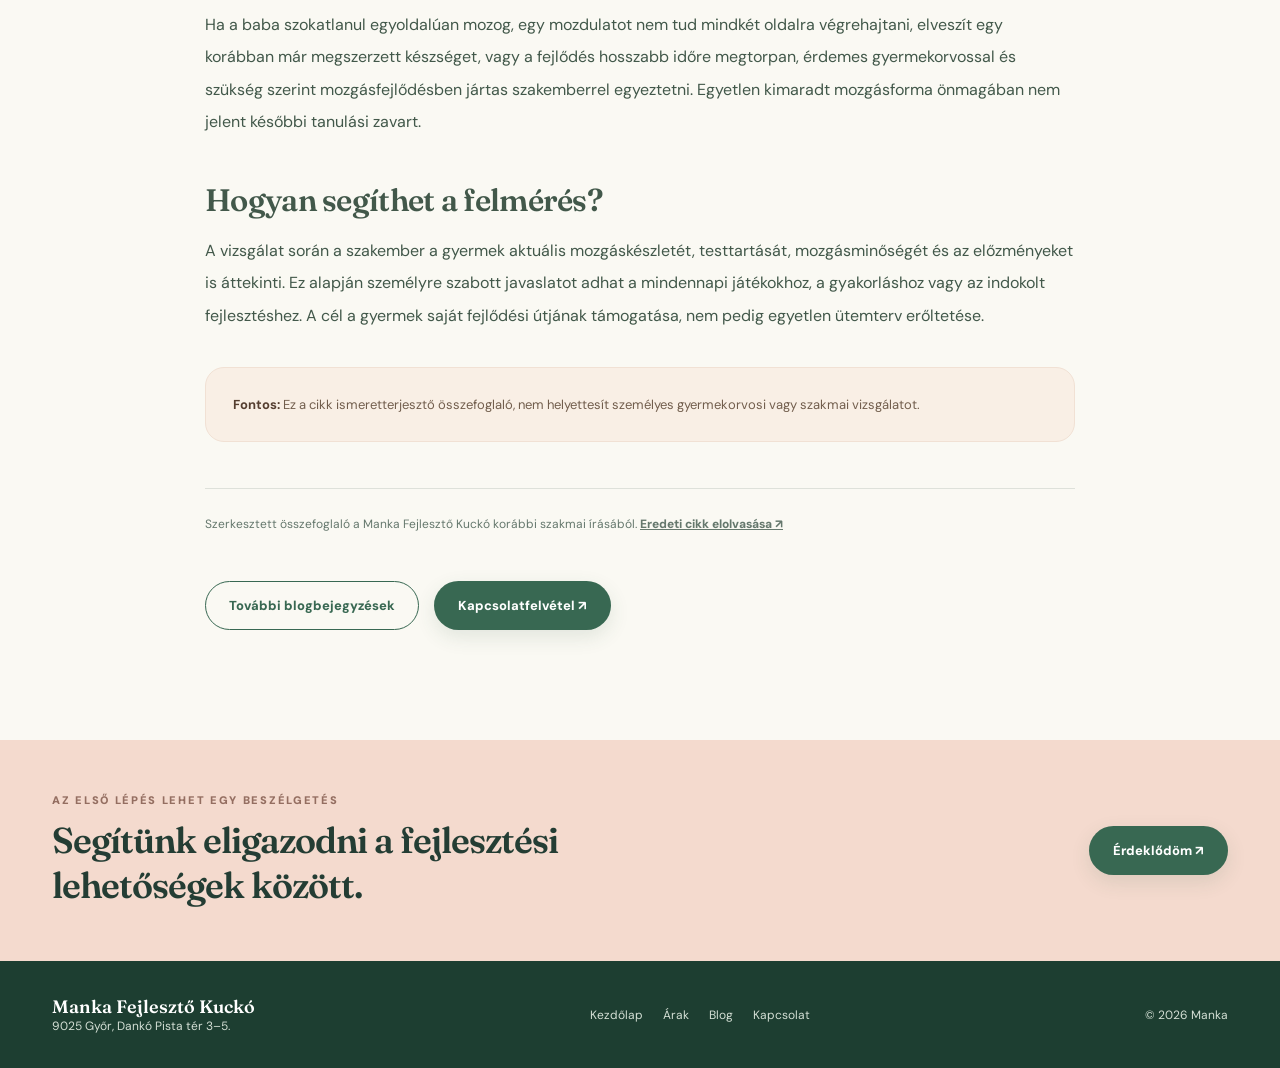
<file: blog/kimaradt-nagymozgas.html>
<!doctype html><html lang="hu"><head><meta charset="utf-8"><meta name="viewport" content="width=device-width,initial-scale=1"><meta name="robots" content="noindex,nofollow"><meta name="theme-color" content="#faf9f3"><meta name="description" content="A forgás, kúszás, mászás és járás a mozgásfejlődés fontos állomásai. A fejlődés üteme gyermekenként eltérő; az ismétlődő aszimmetriák és a tartós elak"><title>Kimaradt nagymozgás? Mikor érdemes szakemberhez fordulni? | Manka Fejlesztő Kuckó</title>
<link rel="icon" type="image/jpeg" href="../assets/images/manka-logo.jpg"><link rel="preconnect" href="https://fonts.googleapis.com"><link rel="preconnect" href="https://fonts.gstatic.com" crossorigin><link href="https://fonts.googleapis.com/css2?family=DM+Sans:wght@400;500;600;700;800&family=Fraunces:opsz,wght,SOFT,WONK@9..144,400,50,1;9..144,500,50,1;9..144,600,50,1;9..144,700,50,1&display=swap" rel="stylesheet"><link rel="stylesheet" href="../assets/css/pages.css"><style>.brand-mark-img{width:71px;height:71px;display:block;object-fit:contain;mix-blend-mode:multiply} .article-photo{width:100%;max-height:450px;aspect-ratio:16/9;object-fit:cover;border-radius:28px;margin:28px 0 40px} .back-to-blog{display:inline-block;margin-bottom:25px;font-size:13px;font-weight:800;color:#386852} .back-to-blog:hover{text-decoration:underline}@media(max-width:820px){.brand-mark-img{width:57px;height:57px}} </style></head><body>
<div class="topbar"><div class="container"><div>Gyermekfejlesztés Győrben · 9025 Győr, Dankó Pista tér 3–5.</div><a href="tel:+36308540835">Hívj bennünket: +36 30 854 0835 ↗</a></div></div>
<header class="header"><div class="container nav"><a class="brand" href="../index.html" aria-label="Manka Fejlesztő Kuckó – kezdőlap"><img class="brand-mark-img" src="../assets/images/manka-logo.jpg" alt="Manka Fejlesztő Kuckó logó" width="71" height="71"></a><button class="menu-toggle" id="menuToggle" aria-label="Menü megnyitása" aria-expanded="false" aria-controls="navMenu">☰</button><nav class="menu" id="navMenu" aria-label="Fő navigáció"><a href="../index.html#fejlesztesek">Fejlesztéseink</a><a href="../arak.html">Árak</a><a href="../blog.html" aria-current="page">Blog</a><a href="../index.html#rolunk">Rólunk</a><a class="btn" href="../index.html#kapcsolat">Kapcsolatfelvétel ↗</a></nav></div></header>
<main><section class="page-hero"><div class="container"><div class="breadcrumb"><a href="../index.html">Kezdőlap</a> / <a href="../blog.html">Blog</a> / Mozgásfejlődés</div><span class="eyebrow">Mozgásfejlődés</span><h1>Kimaradt nagymozgás? Mikor érdemes szakemberhez fordulni?</h1><p class="lead">A forgás, kúszás, mászás és járás a mozgásfejlődés fontos állomásai. A fejlődés üteme gyermekenként eltérő; az ismétlődő aszimmetriák és a tartós elakadások azonban megérdemlik a figyelmet.</p></div></section>
<div class="container"><article class="article-wrap"><a class="back-to-blog" href="../blog.html">← Vissza a bloghoz</a><div class="article-meta"><time datetime="2024-09-18">2024. szeptember 18.</time> · Manka szakmai tudástár</div><img class="article-photo" src="../assets/images/manka-mozgasfejlesztes.jpg" alt="Játékos fejlesztőfoglalkozás a Manka Kuckóban" loading="lazy" decoding="async"><div class="article-body"><h2>Mi számít nagymozgásnak?</h2>
<p>A nagymozgásokban egyszerre több izomcsoport, az egyensúly és a testhelyzet-szabályozás működik együtt. A mozdulatok az egyszerűbb helyzetváltoztatásoktól a helyváltoztatáson át az önálló járásig fejlődnek. Az egyes mérföldkövek megjelenésének időpontja természetes egyéni eltérést mutathat.</p>
<h2>Mikor érdemes figyelni?</h2>
<p>Ha a baba szokatlanul egyoldalúan mozog, egy mozdulatot nem tud mindkét oldalra végrehajtani, elveszít egy korábban már megszerzett készséget, vagy a fejlődés hosszabb időre megtorpan, érdemes gyermekorvossal és szükség szerint mozgásfejlődésben jártas szakemberrel egyeztetni. Egyetlen kimaradt mozgásforma önmagában nem jelent későbbi tanulási zavart.</p>
<h2>Hogyan segíthet a felmérés?</h2>
<p>A vizsgálat során a szakember a gyermek aktuális mozgáskészletét, testtartását, mozgásminőségét és az előzményeket is áttekinti. Ez alapján személyre szabott javaslatot adhat a mindennapi játékokhoz, a gyakorláshoz vagy az indokolt fejlesztéshez. A cél a gyermek saját fejlődési útjának támogatása, nem pedig egyetlen ütemterv erőltetése.</p></div>
<div class="note" style="margin-top:35px"><strong>Fontos:</strong> Ez a cikk ismeretterjesztő összefoglaló, nem helyettesít személyes gyermekorvosi vagy szakmai vizsgálatot.</div>
<div class="article-source">Szerkesztett összefoglaló a Manka Fejlesztő Kuckó korábbi szakmai írásából. <a href="https://www.manka-fejleszto-kucko.hu/l/kimaradt-nagymozgas-hattertenyezok-okok-kovetkezmenyek-fejlesztes/" target="_blank" rel="noopener noreferrer">Eredeti cikk elolvasása ↗</a></div>
<div class="article-cta"><a href="../blog.html" class="btn ghost">További blogbejegyzések</a><a href="../index.html#kapcsolat" class="btn">Kapcsolatfelvétel ↗</a></div></article></div>
<section class="cta-strip"><div class="container cta-inner"><div><p>Az első lépés lehet egy beszélgetés</p><h2>Segítünk eligazodni a fejlesztési lehetőségek között.</h2></div><a class="btn" href="../index.html#kapcsolat">Érdeklődöm ↗</a></div></section>
</main><footer><div class="container footer"><div><strong>Manka Fejlesztő Kuckó</strong><br>9025 Győr, Dankó Pista tér 3–5.</div><div class="footer-links"><a href="../index.html">Kezdőlap</a><a href="../arak.html">Árak</a><a href="../blog.html">Blog</a><a href="../index.html#kapcsolat">Kapcsolat</a></div><span>© <span id="year">2026</span> Manka</span></div></footer><a class="mobile-cta" href="tel:+36308540835">☎ Hívás indítása</a><script src="../assets/js/pages.js" defer></script></body></html>
</file>
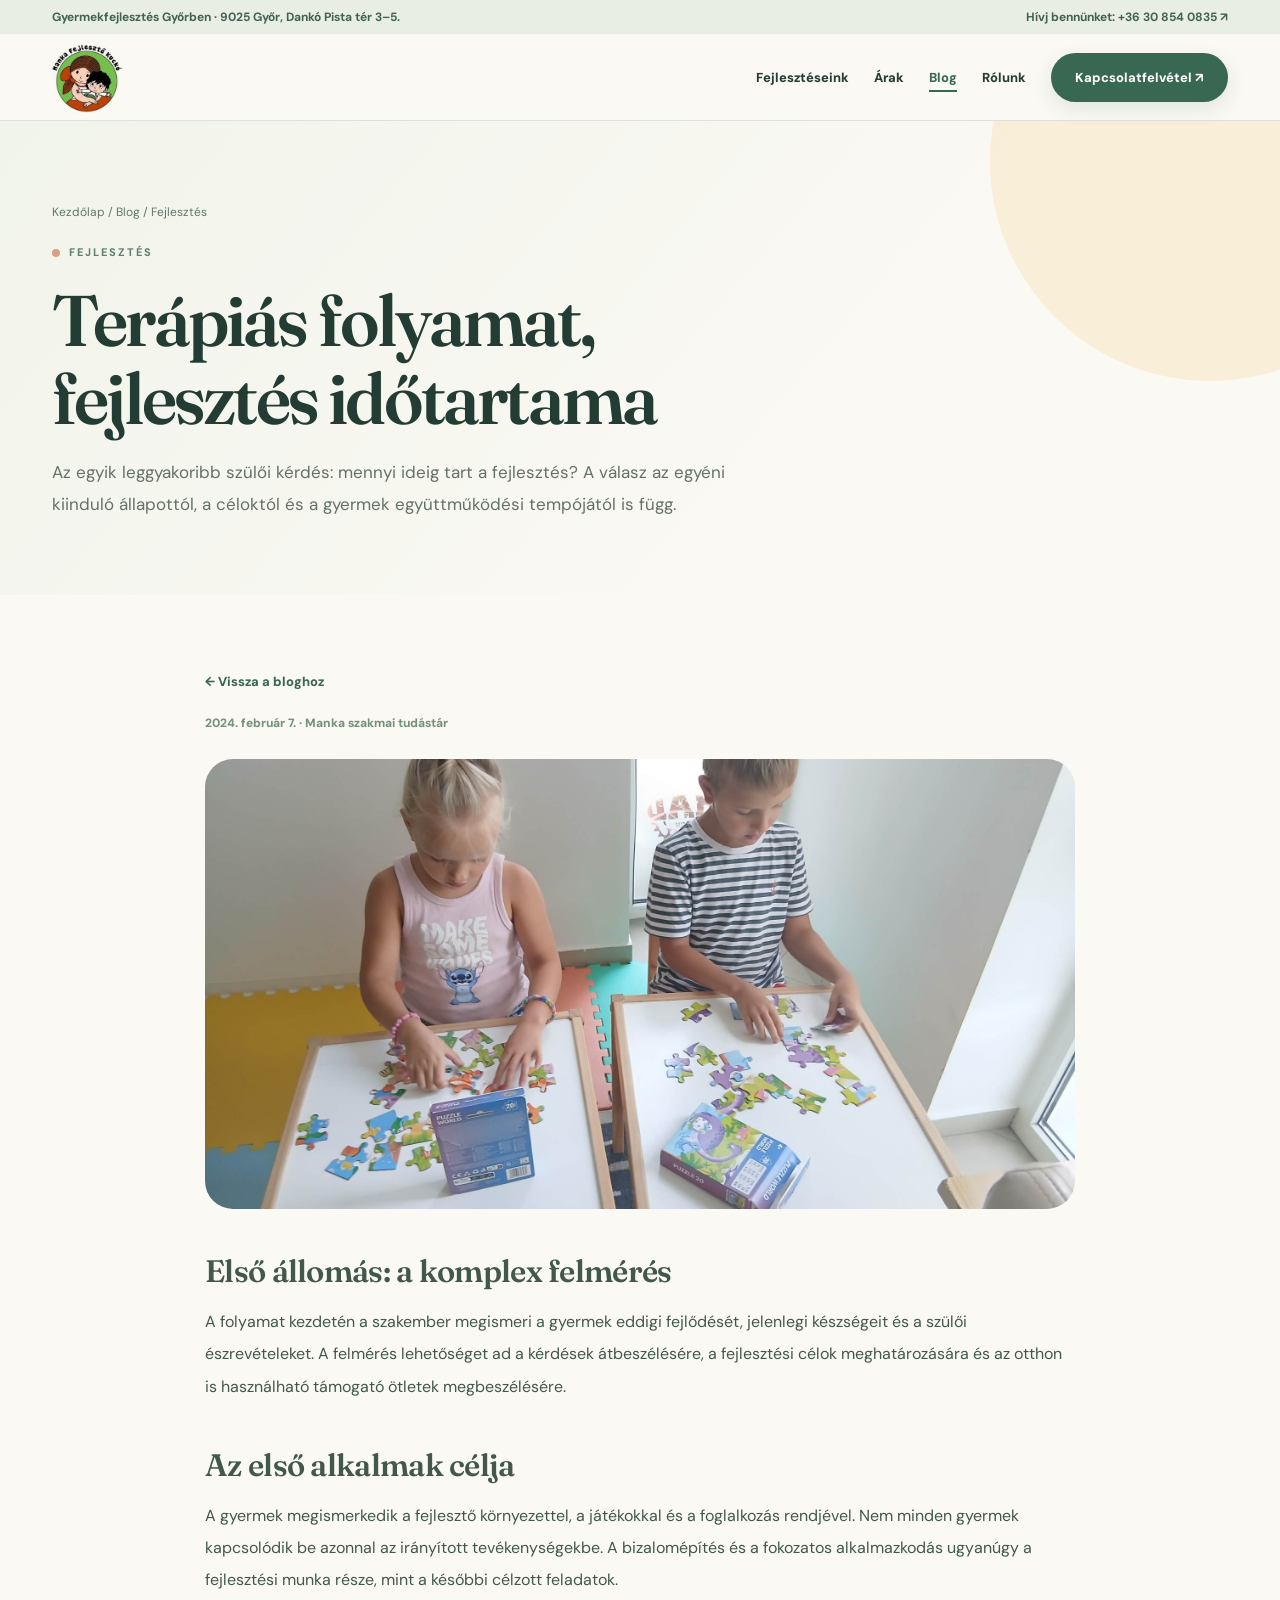
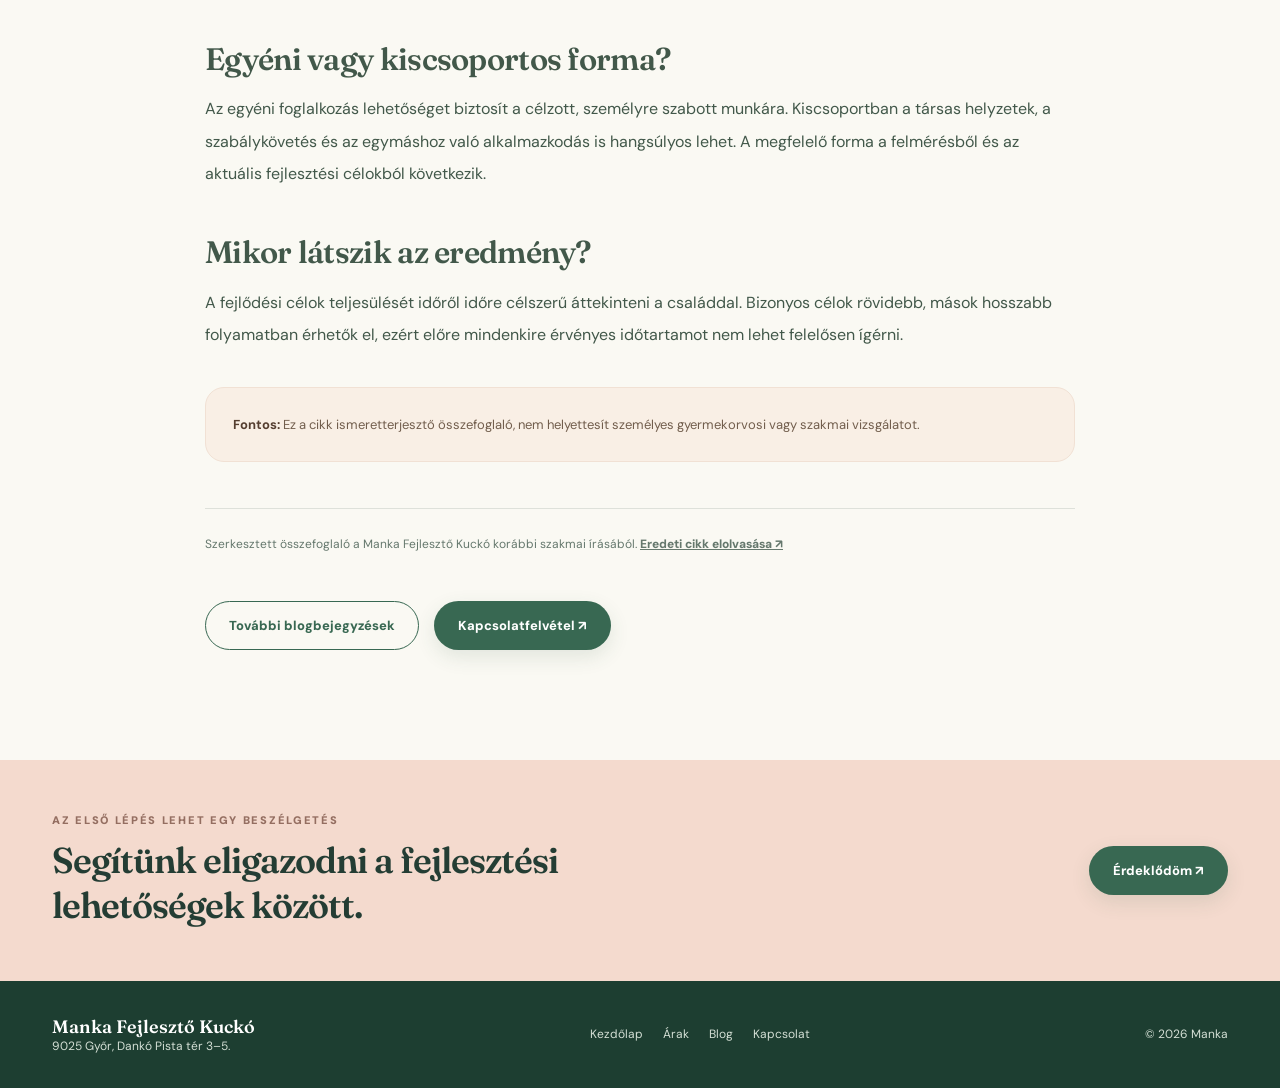
<file: blog/terapias-folyamat.html>
<!doctype html><html lang="hu"><head><meta charset="utf-8"><meta name="viewport" content="width=device-width,initial-scale=1"><meta name="robots" content="noindex,nofollow"><meta name="theme-color" content="#faf9f3"><meta name="description" content="Az egyik leggyakoribb szülői kérdés: mennyi ideig tart a fejlesztés? A válasz az egyéni kiinduló állapottól, a céloktól és a gyermek együttműködési te"><title>Terápiás folyamat, fejlesztés időtartama | Manka Fejlesztő Kuckó</title>
<link rel="icon" type="image/jpeg" href="../assets/images/manka-logo.jpg"><link rel="preconnect" href="https://fonts.googleapis.com"><link rel="preconnect" href="https://fonts.gstatic.com" crossorigin><link href="https://fonts.googleapis.com/css2?family=DM+Sans:wght@400;500;600;700;800&family=Fraunces:opsz,wght,SOFT,WONK@9..144,400,50,1;9..144,500,50,1;9..144,600,50,1;9..144,700,50,1&display=swap" rel="stylesheet"><link rel="stylesheet" href="../assets/css/pages.css"><style>.brand-mark-img{width:71px;height:71px;display:block;object-fit:contain;mix-blend-mode:multiply} .article-photo{width:100%;max-height:450px;aspect-ratio:16/9;object-fit:cover;border-radius:28px;margin:28px 0 40px} .back-to-blog{display:inline-block;margin-bottom:25px;font-size:13px;font-weight:800;color:#386852} .back-to-blog:hover{text-decoration:underline}@media(max-width:820px){.brand-mark-img{width:57px;height:57px}} </style></head><body>
<div class="topbar"><div class="container"><div>Gyermekfejlesztés Győrben · 9025 Győr, Dankó Pista tér 3–5.</div><a href="tel:+36308540835">Hívj bennünket: +36 30 854 0835 ↗</a></div></div>
<header class="header"><div class="container nav"><a class="brand" href="../index.html" aria-label="Manka Fejlesztő Kuckó – kezdőlap"><img class="brand-mark-img" src="../assets/images/manka-logo.jpg" alt="Manka Fejlesztő Kuckó logó" width="71" height="71"></a><button class="menu-toggle" id="menuToggle" aria-label="Menü megnyitása" aria-expanded="false" aria-controls="navMenu">☰</button><nav class="menu" id="navMenu" aria-label="Fő navigáció"><a href="../index.html#fejlesztesek">Fejlesztéseink</a><a href="../arak.html">Árak</a><a href="../blog.html" aria-current="page">Blog</a><a href="../index.html#rolunk">Rólunk</a><a class="btn" href="../index.html#kapcsolat">Kapcsolatfelvétel ↗</a></nav></div></header>
<main><section class="page-hero"><div class="container"><div class="breadcrumb"><a href="../index.html">Kezdőlap</a> / <a href="../blog.html">Blog</a> / Fejlesztés</div><span class="eyebrow">Fejlesztés</span><h1>Terápiás folyamat, fejlesztés időtartama</h1><p class="lead">Az egyik leggyakoribb szülői kérdés: mennyi ideig tart a fejlesztés? A válasz az egyéni kiinduló állapottól, a céloktól és a gyermek együttműködési tempójától is függ.</p></div></section>
<div class="container"><article class="article-wrap"><a class="back-to-blog" href="../blog.html">← Vissza a bloghoz</a><div class="article-meta"><time datetime="2024-02-07">2024. február 7.</time> · Manka szakmai tudástár</div><img class="article-photo" src="../assets/images/manka-gyerekek-fejlesztes.jpg" alt="Játékos fejlesztőfoglalkozás a Manka Kuckóban" loading="lazy" decoding="async"><div class="article-body"><h2>Első állomás: a komplex felmérés</h2>
<p>A folyamat kezdetén a szakember megismeri a gyermek eddigi fejlődését, jelenlegi készségeit és a szülői észrevételeket. A felmérés lehetőséget ad a kérdések átbeszélésére, a fejlesztési célok meghatározására és az otthon is használható támogató ötletek megbeszélésére.</p>
<h2>Az első alkalmak célja</h2>
<p>A gyermek megismerkedik a fejlesztő környezettel, a játékokkal és a foglalkozás rendjével. Nem minden gyermek kapcsolódik be azonnal az irányított tevékenységekbe. A bizalomépítés és a fokozatos alkalmazkodás ugyanúgy a fejlesztési munka része, mint a későbbi célzott feladatok.</p>
<h2>Egyéni vagy kiscsoportos forma?</h2>
<p>Az egyéni foglalkozás lehetőséget biztosít a célzott, személyre szabott munkára. Kiscsoportban a társas helyzetek, a szabálykövetés és az egymáshoz való alkalmazkodás is hangsúlyos lehet. A megfelelő forma a felmérésből és az aktuális fejlesztési célokból következik.</p>
<h2>Mikor látszik az eredmény?</h2>
<p>A fejlődési célok teljesülését időről időre célszerű áttekinteni a családdal. Bizonyos célok rövidebb, mások hosszabb folyamatban érhetők el, ezért előre mindenkire érvényes időtartamot nem lehet felelősen ígérni.</p></div>
<div class="note" style="margin-top:35px"><strong>Fontos:</strong> Ez a cikk ismeretterjesztő összefoglaló, nem helyettesít személyes gyermekorvosi vagy szakmai vizsgálatot.</div>
<div class="article-source">Szerkesztett összefoglaló a Manka Fejlesztő Kuckó korábbi szakmai írásából. <a href="https://www.manka-fejleszto-kucko.hu/l/terapias-folyamat-fejlesztes-idotartama/" target="_blank" rel="noopener noreferrer">Eredeti cikk elolvasása ↗</a></div>
<div class="article-cta"><a href="../blog.html" class="btn ghost">További blogbejegyzések</a><a href="../index.html#kapcsolat" class="btn">Kapcsolatfelvétel ↗</a></div></article></div>
<section class="cta-strip"><div class="container cta-inner"><div><p>Az első lépés lehet egy beszélgetés</p><h2>Segítünk eligazodni a fejlesztési lehetőségek között.</h2></div><a class="btn" href="../index.html#kapcsolat">Érdeklődöm ↗</a></div></section>
</main><footer><div class="container footer"><div><strong>Manka Fejlesztő Kuckó</strong><br>9025 Győr, Dankó Pista tér 3–5.</div><div class="footer-links"><a href="../index.html">Kezdőlap</a><a href="../arak.html">Árak</a><a href="../blog.html">Blog</a><a href="../index.html#kapcsolat">Kapcsolat</a></div><span>© <span id="year">2026</span> Manka</span></div></footer><a class="mobile-cta" href="tel:+36308540835">☎ Hívás indítása</a><script src="../assets/js/pages.js" defer></script></body></html>
</file>
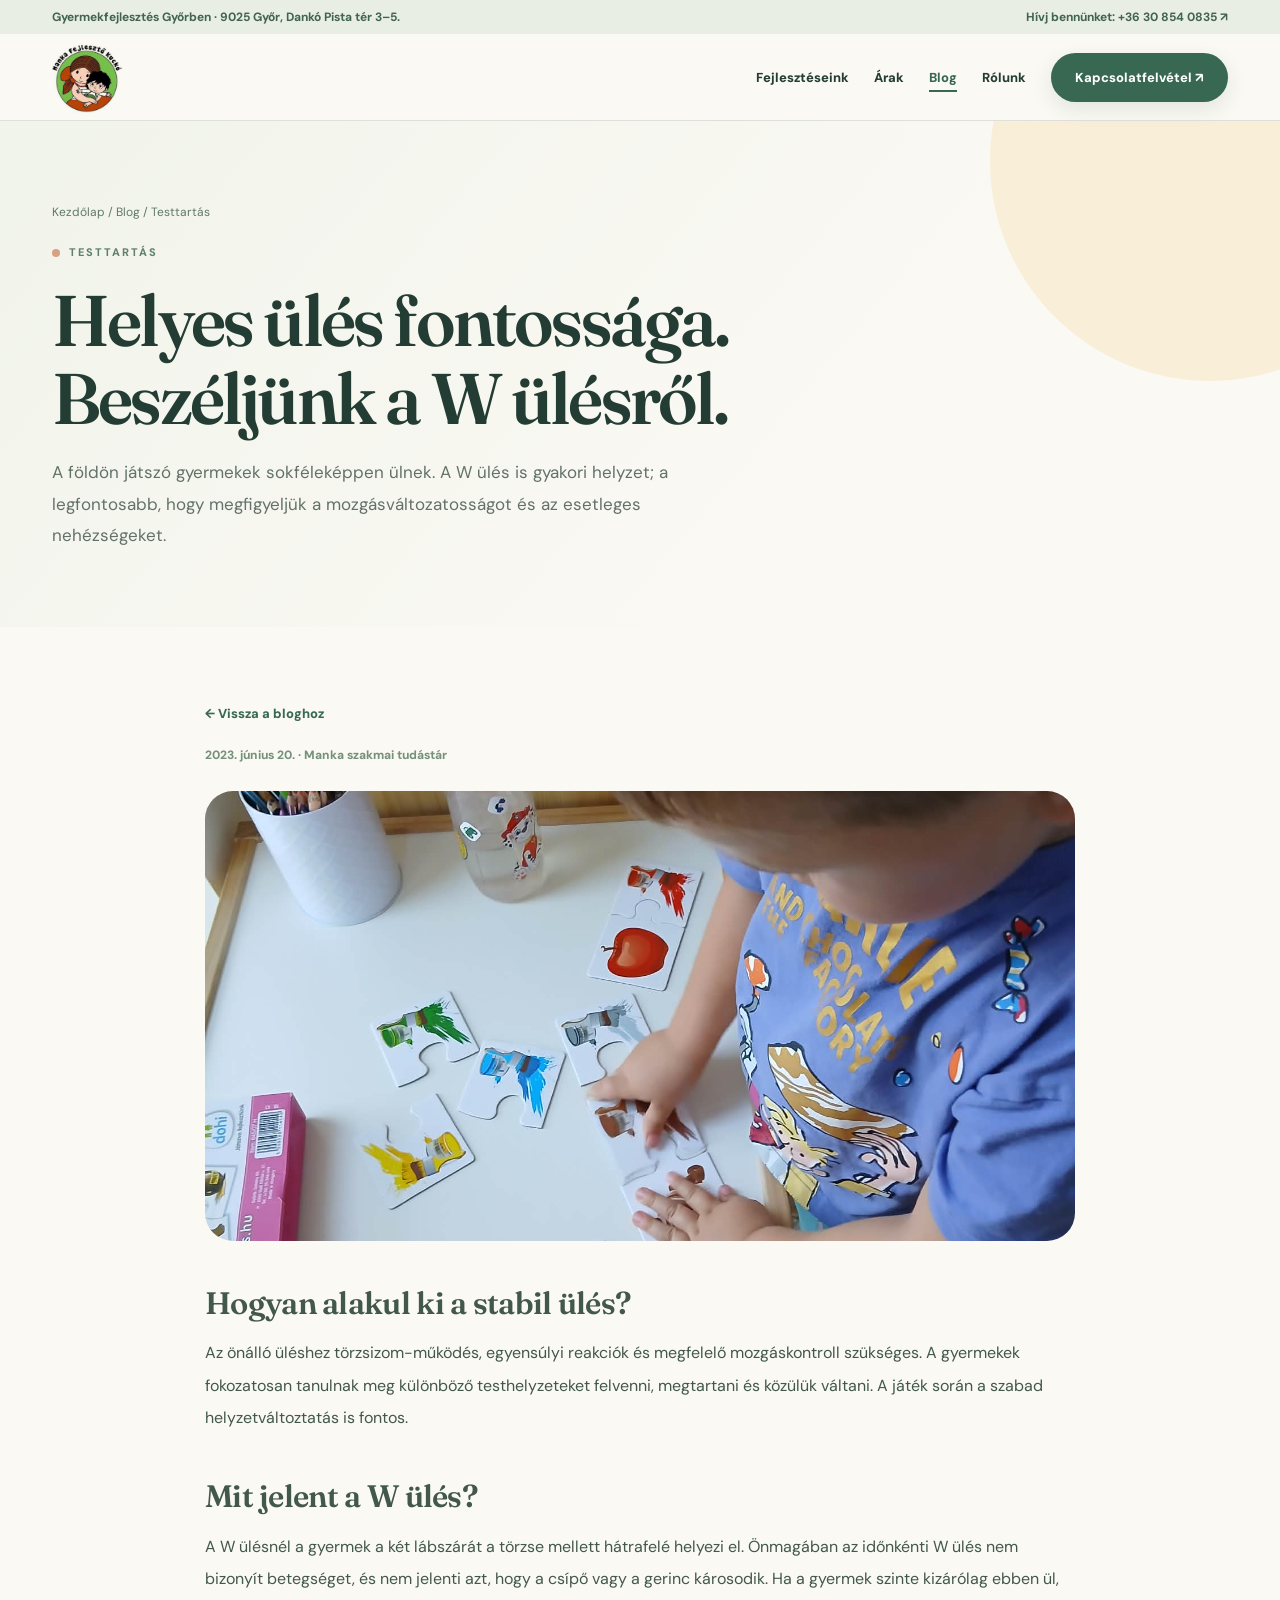
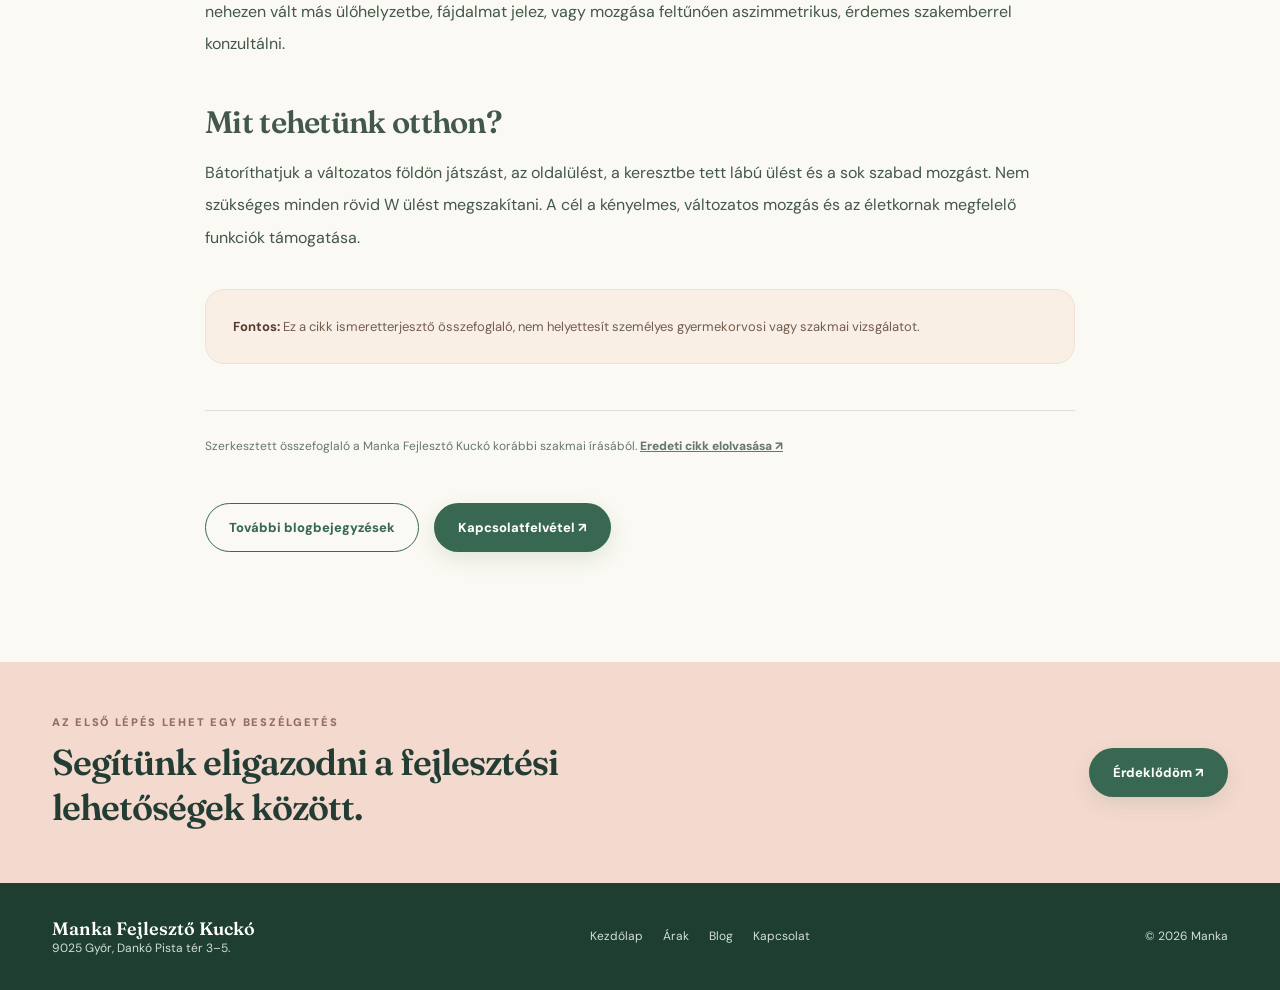
<file: blog/w-ules.html>
<!doctype html><html lang="hu"><head><meta charset="utf-8"><meta name="viewport" content="width=device-width,initial-scale=1"><meta name="robots" content="noindex,nofollow"><meta name="theme-color" content="#faf9f3"><meta name="description" content="A földön játszó gyermekek sokféleképpen ülnek. A W ülés is gyakori helyzet; a legfontosabb, hogy megfigyeljük a mozgásváltozatosságot és az esetleges "><title>Helyes ülés fontossága. Beszéljünk a W ülésről. | Manka Fejlesztő Kuckó</title>
<link rel="icon" type="image/jpeg" href="../assets/images/manka-logo.jpg"><link rel="preconnect" href="https://fonts.googleapis.com"><link rel="preconnect" href="https://fonts.gstatic.com" crossorigin><link href="https://fonts.googleapis.com/css2?family=DM+Sans:wght@400;500;600;700;800&family=Fraunces:opsz,wght,SOFT,WONK@9..144,400,50,1;9..144,500,50,1;9..144,600,50,1;9..144,700,50,1&display=swap" rel="stylesheet"><link rel="stylesheet" href="../assets/css/pages.css"><style>.brand-mark-img{width:71px;height:71px;display:block;object-fit:contain;mix-blend-mode:multiply} .article-photo{width:100%;max-height:450px;aspect-ratio:16/9;object-fit:cover;border-radius:28px;margin:28px 0 40px} .back-to-blog{display:inline-block;margin-bottom:25px;font-size:13px;font-weight:800;color:#386852} .back-to-blog:hover{text-decoration:underline}@media(max-width:820px){.brand-mark-img{width:57px;height:57px}} </style></head><body>
<div class="topbar"><div class="container"><div>Gyermekfejlesztés Győrben · 9025 Győr, Dankó Pista tér 3–5.</div><a href="tel:+36308540835">Hívj bennünket: +36 30 854 0835 ↗</a></div></div>
<header class="header"><div class="container nav"><a class="brand" href="../index.html" aria-label="Manka Fejlesztő Kuckó – kezdőlap"><img class="brand-mark-img" src="../assets/images/manka-logo.jpg" alt="Manka Fejlesztő Kuckó logó" width="71" height="71"></a><button class="menu-toggle" id="menuToggle" aria-label="Menü megnyitása" aria-expanded="false" aria-controls="navMenu">☰</button><nav class="menu" id="navMenu" aria-label="Fő navigáció"><a href="../index.html#fejlesztesek">Fejlesztéseink</a><a href="../arak.html">Árak</a><a href="../blog.html" aria-current="page">Blog</a><a href="../index.html#rolunk">Rólunk</a><a class="btn" href="../index.html#kapcsolat">Kapcsolatfelvétel ↗</a></nav></div></header>
<main><section class="page-hero"><div class="container"><div class="breadcrumb"><a href="../index.html">Kezdőlap</a> / <a href="../blog.html">Blog</a> / Testtartás</div><span class="eyebrow">Testtartás</span><h1>Helyes ülés fontossága. Beszéljünk a W ülésről.</h1><p class="lead">A földön játszó gyermekek sokféleképpen ülnek. A W ülés is gyakori helyzet; a legfontosabb, hogy megfigyeljük a mozgásváltozatosságot és az esetleges nehézségeket.</p></div></section>
<div class="container"><article class="article-wrap"><a class="back-to-blog" href="../blog.html">← Vissza a bloghoz</a><div class="article-meta"><time datetime="2023-06-20">2023. június 20.</time> · Manka szakmai tudástár</div><img class="article-photo" src="../assets/images/manka-koncentracio.jpg" alt="Játékos fejlesztőfoglalkozás a Manka Kuckóban" loading="lazy" decoding="async"><div class="article-body"><h2>Hogyan alakul ki a stabil ülés?</h2>
<p>Az önálló üléshez törzsizom-működés, egyensúlyi reakciók és megfelelő mozgáskontroll szükséges. A gyermekek fokozatosan tanulnak meg különböző testhelyzeteket felvenni, megtartani és közülük váltani. A játék során a szabad helyzetváltoztatás is fontos.</p>
<h2>Mit jelent a W ülés?</h2>
<p>A W ülésnél a gyermek a két lábszárát a törzse mellett hátrafelé helyezi el. Önmagában az időnkénti W ülés nem bizonyít betegséget, és nem jelenti azt, hogy a csípő vagy a gerinc károsodik. Ha a gyermek szinte kizárólag ebben ül, nehezen vált más ülőhelyzetbe, fájdalmat jelez, vagy mozgása feltűnően aszimmetrikus, érdemes szakemberrel konzultálni.</p>
<h2>Mit tehetünk otthon?</h2>
<p>Bátoríthatjuk a változatos földön játszást, az oldalülést, a keresztbe tett lábú ülést és a sok szabad mozgást. Nem szükséges minden rövid W ülést megszakítani. A cél a kényelmes, változatos mozgás és az életkornak megfelelő funkciók támogatása.</p></div>
<div class="note" style="margin-top:35px"><strong>Fontos:</strong> Ez a cikk ismeretterjesztő összefoglaló, nem helyettesít személyes gyermekorvosi vagy szakmai vizsgálatot.</div>
<div class="article-source">Szerkesztett összefoglaló a Manka Fejlesztő Kuckó korábbi szakmai írásából. <a href="https://www.manka-fejleszto-kucko.hu/l/blogbejegyzes-formazasi-tippekkel/" target="_blank" rel="noopener noreferrer">Eredeti cikk elolvasása ↗</a></div>
<div class="article-cta"><a href="../blog.html" class="btn ghost">További blogbejegyzések</a><a href="../index.html#kapcsolat" class="btn">Kapcsolatfelvétel ↗</a></div></article></div>
<section class="cta-strip"><div class="container cta-inner"><div><p>Az első lépés lehet egy beszélgetés</p><h2>Segítünk eligazodni a fejlesztési lehetőségek között.</h2></div><a class="btn" href="../index.html#kapcsolat">Érdeklődöm ↗</a></div></section>
</main><footer><div class="container footer"><div><strong>Manka Fejlesztő Kuckó</strong><br>9025 Győr, Dankó Pista tér 3–5.</div><div class="footer-links"><a href="../index.html">Kezdőlap</a><a href="../arak.html">Árak</a><a href="../blog.html">Blog</a><a href="../index.html#kapcsolat">Kapcsolat</a></div><span>© <span id="year">2026</span> Manka</span></div></footer><a class="mobile-cta" href="tel:+36308540835">☎ Hívás indítása</a><script src="../assets/js/pages.js" defer></script></body></html>
</file>
<file: assets/css/pages.css>
:root{--bg:#faf9f3;--white:#fffefa;--ink:#243d34;--muted:#637169;--green:#386852;--deep:#244a3b;--sage:#e7eee3;--cream:#f3f1e8;--peach:#f8ded0;--butter:#f7ebbc;--line:rgba(36,61,52,.13);--shadow:0 18px 48px rgba(32,58,43,.075)}
*{box-sizing:border-box}html{scroll-behavior:smooth}body{margin:0;background:var(--bg);color:var(--ink);font-family:"DM Sans",Arial,sans-serif;-webkit-font-smoothing:antialiased}a{text-decoration:none;color:inherit}button{font:inherit;cursor:pointer}img{display:block;max-width:100%}::selection{background:#d5e6cf}:focus-visible{outline:3px solid #cd916f;outline-offset:3px}
.container{max-width:1176px;width:calc(100% - 56px);margin:auto}
.topbar{background:#e8eee4;color:#416350;font-size:12px;font-weight:700}.topbar .container{min-height:34px;display:flex;align-items:center;justify-content:space-between;gap:20px}
.header{position:sticky;top:0;z-index:30;background:rgba(250,249,243,.97);backdrop-filter:blur(16px);border-bottom:1px solid var(--line)}.nav{display:flex;align-items:center;gap:25px;height:86px}.brand{display:flex;align-items:center;gap:10px;flex:none}.brand-icon{width:46px;height:46px;display:grid;place-items:center;border-radius:15px;background:#e4eede;color:#34614c;font-size:26px}.brand-name{font-family:"Fraunces",Georgia,serif;font-size:30px;letter-spacing:-1.5px;line-height:.9;font-weight:700;color:#2b5a45}.brand-caption{display:block;margin-top:7px;font-size:9px;letter-spacing:2px;text-transform:uppercase;font-weight:800;color:#587761}.menu{display:flex;align-items:center;gap:25px;margin-left:auto;font-size:13px;font-weight:800}.menu a:hover,.menu a[aria-current]{color:var(--green);text-decoration:underline;text-decoration-thickness:2px;text-underline-offset:8px}.menu-toggle{display:none;background:#fff;border:1px solid var(--line);border-radius:12px;width:44px;height:44px;color:var(--ink);align-items:center;justify-content:center;margin-left:auto}
.btn{display:inline-flex;align-items:center;justify-content:center;gap:10px;border:1px solid transparent;border-radius:999px;padding:15px 23px;background:var(--green);color:#fff;font-size:13px;font-weight:800;box-shadow:0 7px 20px rgba(46,92,69,.12);transition:transform .18s ease,background .18s ease}.btn:hover{background:var(--deep);transform:translateY(-2px)}.btn.ghost{background:transparent;border-color:var(--green);color:var(--green);box-shadow:none}.btn.ghost:hover{background:var(--sage)}
.page-hero{position:relative;overflow:hidden;padding:83px 0 75px;background:linear-gradient(130deg,#f1f4eb 0%,#fbf9f4 70%)}.page-hero:after{content:"";position:absolute;border-radius:50%;right:-150px;top:-180px;width:440px;height:440px;background:#f8e9c8;opacity:.62}.page-hero .container{position:relative;z-index:1}.eyebrow{font-size:11px;letter-spacing:2px;text-transform:uppercase;color:#61806b;font-weight:800}.eyebrow:before{content:"";display:inline-block;width:8px;height:8px;border-radius:50%;background:#d8a184;vertical-align:middle;margin-right:9px}.page-hero h1{font-family:"Fraunces",Georgia,serif;font-size:clamp(44px,5.6vw,75px);font-weight:600;line-height:1.09;letter-spacing:-2.8px;margin:20px 0;max-width:790px}.page-hero h1 em{font-style:normal;color:#79997f}.lead{font-size:17px;line-height:1.85;color:var(--muted);max-width:700px;margin:0}.breadcrumb{font-size:12px;color:#60786b;margin-bottom:20px}.breadcrumb a:hover{text-decoration:underline}
.layout{padding:80px 0 105px}.section-title{font-family:"Fraunces",Georgia,serif;font-size:clamp(29px,3.4vw,43px);font-weight:600;letter-spacing:-1px;line-height:1.2;margin:0 0 25px}.section-desc{color:var(--muted);font-size:14px;line-height:1.9;max-width:720px;margin:0 0 26px}
.price-feature{display:flex;justify-content:space-between;align-items:center;gap:20px;background:#e8eee4;padding:25px 30px;border-radius:24px;margin:0 0 45px}.price-feature strong{font-size:16px}.price-feature p{margin:5px 0 0;color:var(--muted);font-size:12px;line-height:1.65}.price-rows{display:grid;grid-template-columns:1fr 1fr;gap:18px;margin:0 0 52px}.price-card{background:var(--white);border:1px solid #e8ede6;border-radius:22px;display:flex;flex-direction:column;gap:7px;padding:26px;box-shadow:0 8px 26px rgba(32,58,43,.03)}.price-card:nth-child(3n+2){background:#f9f5ec}.price-card:nth-child(3n){background:#eff3ec}.price-card .category{color:#6c8875;text-transform:uppercase;letter-spacing:1.5px;font-size:10px;font-weight:900}.price-card h3{font-family:"Fraunces",Georgia,serif;font-size:23px;font-weight:600;margin:2px 0 0;line-height:1.32}.price-card .duration{font-size:12px;color:var(--muted)}.price-card .price{font-family:"Fraunces",Georgia,serif;font-size:29px;color:#315e48;font-weight:600;letter-spacing:-.4px;margin-top:9px}
.price-group{margin-top:48px}.price-group h2{font-family:"Fraunces",Georgia,serif;font-size:34px;font-weight:600;margin:0 0 22px}.price-table{width:100%;border-collapse:collapse;background:var(--white);border:1px solid var(--line);border-radius:20px;overflow:hidden;display:table}.price-table th{background:#e7eee3;text-align:left;font-size:12px;color:#385e49;letter-spacing:.4px}.price-table th,.price-table td{padding:18px 22px;border-bottom:1px solid #e5eae3}.price-table tr:last-child td{border-bottom:0}.price-table td{font-size:14px;line-height:1.6}.price-table td:last-child{font-weight:800;white-space:nowrap;text-align:right}.price-table th:last-child{text-align:right}
.note{background:#f9efe5;border:1px solid #f1e1d4;padding:25px 27px;border-radius:19px;font-size:13px;line-height:1.8;color:#725e4d;margin-top:33px}.note strong{color:#553e30}
.blog-head{display:flex;justify-content:space-between;align-items:end;gap:25px;margin-bottom:28px}.blog-grid{display:grid;grid-template-columns:repeat(3,1fr);gap:20px}.post-card{display:flex;flex-direction:column;gap:0;border:1px solid #e4eae0;background:var(--white);border-radius:24px;padding:26px;min-height:302px;transition:transform .18s ease,box-shadow .18s ease}.post-card:hover{transform:translateY(-4px);box-shadow:var(--shadow)}.post-card:nth-child(5n+2){background:#f8efe9}.post-card:nth-child(5n+3){background:#f0f1e9}.post-card:nth-child(5n+4){background:#f6f0f8}.post-card:nth-child(5n+5){background:#f8f5ea}.post-top{display:flex;justify-content:space-between;gap:12px;color:#5a7962;font-size:11px;font-weight:800}.post-top time{color:#88958b}.post-card h3{font-family:"Fraunces",Georgia,serif;font-weight:600;font-size:24px;line-height:1.27;letter-spacing:-.4px;margin:30px 0 14px}.post-card p{font-size:13px;line-height:1.85;color:var(--muted);margin:0 0 22px}.post-card a{margin-top:auto;font-size:12px;font-weight:900;color:var(--green)}.post-card a:hover{text-decoration:underline}
.news{padding:65px 0;background:#eaf0e6}.news-grid{display:grid;grid-template-columns:repeat(3,1fr);gap:18px}.news-item{border-left:3px solid #7eac87;padding:5px 15px 8px 22px}.news-item time{font-size:11px;color:#62826c;font-weight:800}.news-item h3{font-family:"Fraunces",Georgia,serif;font-size:21px;font-weight:600;line-height:1.3;margin:9px 0}.news-item p{font-size:13px;line-height:1.8;color:var(--muted);margin:0}
.article-wrap{max-width:870px;margin:0 auto;padding:75px 0 110px}.article-wrap .article-meta{font-size:12px;color:#75917b;font-weight:800;margin-bottom:20px}.article-wrap .article-intro{font-size:19px;line-height:1.8;color:#586e5f;margin:0 0 35px}.article-body{font-size:16px;line-height:2.02;color:#42584a}.article-body p{margin:0 0 24px}.article-body h2{font-family:"Fraunces",Georgia,serif;font-size:31px;font-weight:600;line-height:1.25;margin:43px 0 15px;letter-spacing:-.7px}.article-body ul{padding-left:23px;margin:0 0 22px}.article-body li{margin-bottom:10px}.article-cta{display:flex;gap:15px;flex-wrap:wrap;margin-top:45px}.article-source{border-top:1px solid var(--line);padding-top:25px;margin-top:46px;font-size:12px;line-height:1.8;color:#65786d}.article-source a{font-weight:800;text-decoration:underline}
.cta-strip{background:#f4dace;padding:53px 0}.cta-inner{display:flex;align-items:center;justify-content:space-between;gap:35px}.cta-strip h2{font-family:"Fraunces",Georgia,serif;font-size:36px;line-height:1.25;letter-spacing:-1px;font-weight:600;max-width:665px;margin:0}.cta-strip p{color:#946e61;font-size:11px;text-transform:uppercase;letter-spacing:1.7px;font-weight:900;margin:0 0 11px}
footer{background:#1d3e31;color:#d4dfd5;padding:34px 0}.footer{display:flex;align-items:center;justify-content:space-between;gap:23px;font-size:12px}.footer strong{font-family:"Fraunces",Georgia,serif;color:#fff;font-size:18px;font-weight:600}.footer a:hover{text-decoration:underline}.footer-links{display:flex;gap:20px;flex-wrap:wrap}
.mobile-cta{display:none}
@media(max-width:1050px){.menu{gap:15px;font-size:12px}.page-hero{padding:70px 0}.blog-grid{grid-template-columns:repeat(2,1fr)}}
@media(max-width:820px){.topbar{display:none}.container{width:calc(100% - 34px);max-width:660px}.nav{height:70px}.brand-name{font-size:25px}.brand-icon{height:42px;width:42px}.menu-toggle{display:flex}.menu{display:none;position:absolute;top:70px;left:0;right:0;flex-direction:column;align-items:stretch;padding:18px 25px 25px;gap:0;background:#fcfaf5;border-top:1px solid var(--line);box-shadow:0 20px 25px rgba(0,0,0,.06)}.menu.open{display:flex}.menu a{padding:13px 4px;font-size:15px}.menu .btn{margin-top:10px}.page-hero{padding:52px 0}.page-hero h1{letter-spacing:-1.9px}.layout{padding:60px 0 75px}.price-feature,.cta-inner{flex-direction:column;align-items:flex-start}.news-grid{grid-template-columns:1fr;gap:23px}.footer{flex-wrap:wrap}.article-wrap{padding:55px 0 75px}.mobile-cta{display:block;position:fixed;bottom:14px;right:14px;border-radius:50px;padding:13px 20px;background:var(--green);color:#fff;font-size:12px;font-weight:800;z-index:50;box-shadow:0 8px 30px #1d3e3160}body{padding-bottom:20px}}
@media(max-width:550px){.page-hero h1{font-size:46px}.lead{font-size:15px}.price-rows,.blog-grid{grid-template-columns:1fr}.price-card{min-height:0}.price-table th,.price-table td{padding:14px 12px}.price-table td{font-size:12px}.section-title{font-size:32px}.cta-strip h2{font-size:30px}.article-body{font-size:15px}.article-body h2{font-size:27px}}
@media(prefers-reduced-motion:reduce){*{scroll-behavior:auto!important;transition:none!important}}
/* Drive logo in the header */
.brand-mark-img{width:75px;height:75px;display:block;object-fit:contain;mix-blend-mode:multiply}
.brand{min-width:75px}
@media(max-width:820px){.brand-mark-img{width:59px;height:59px}.brand{min-width:59px}}
</file>
